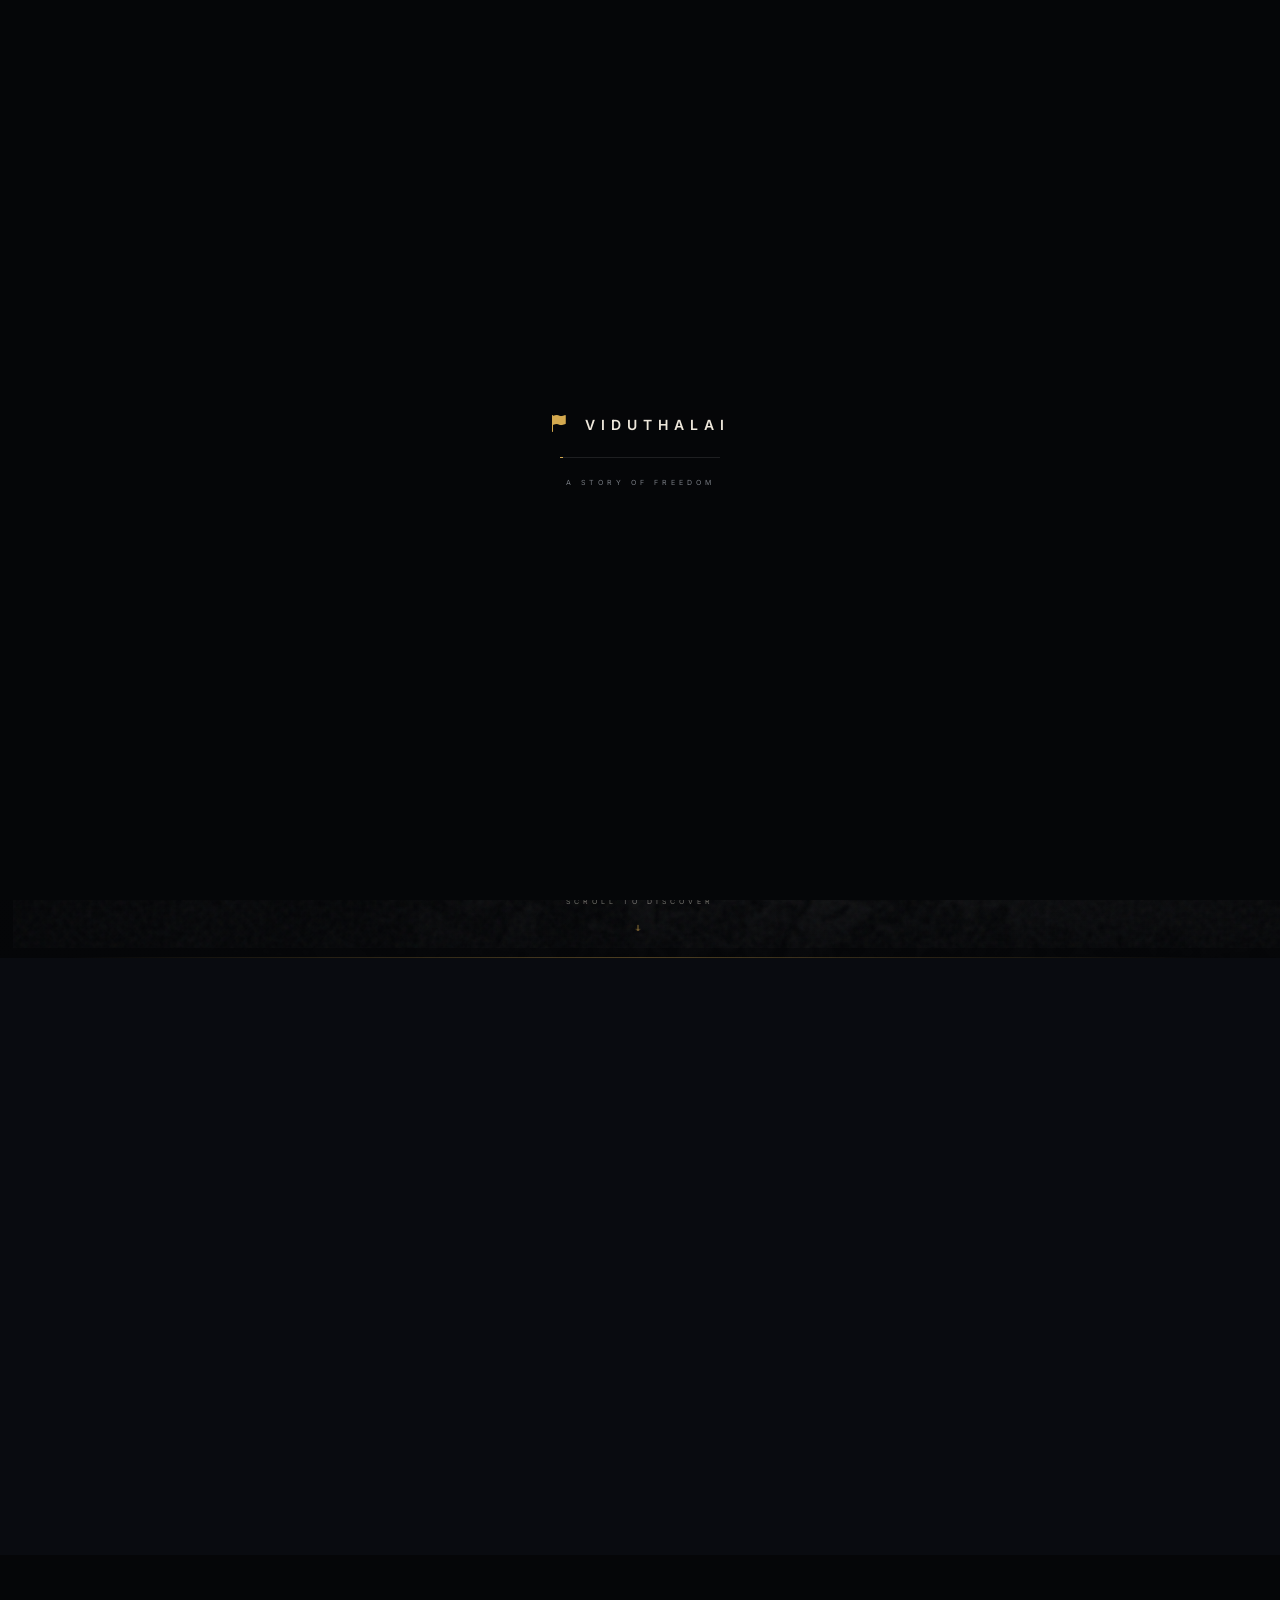
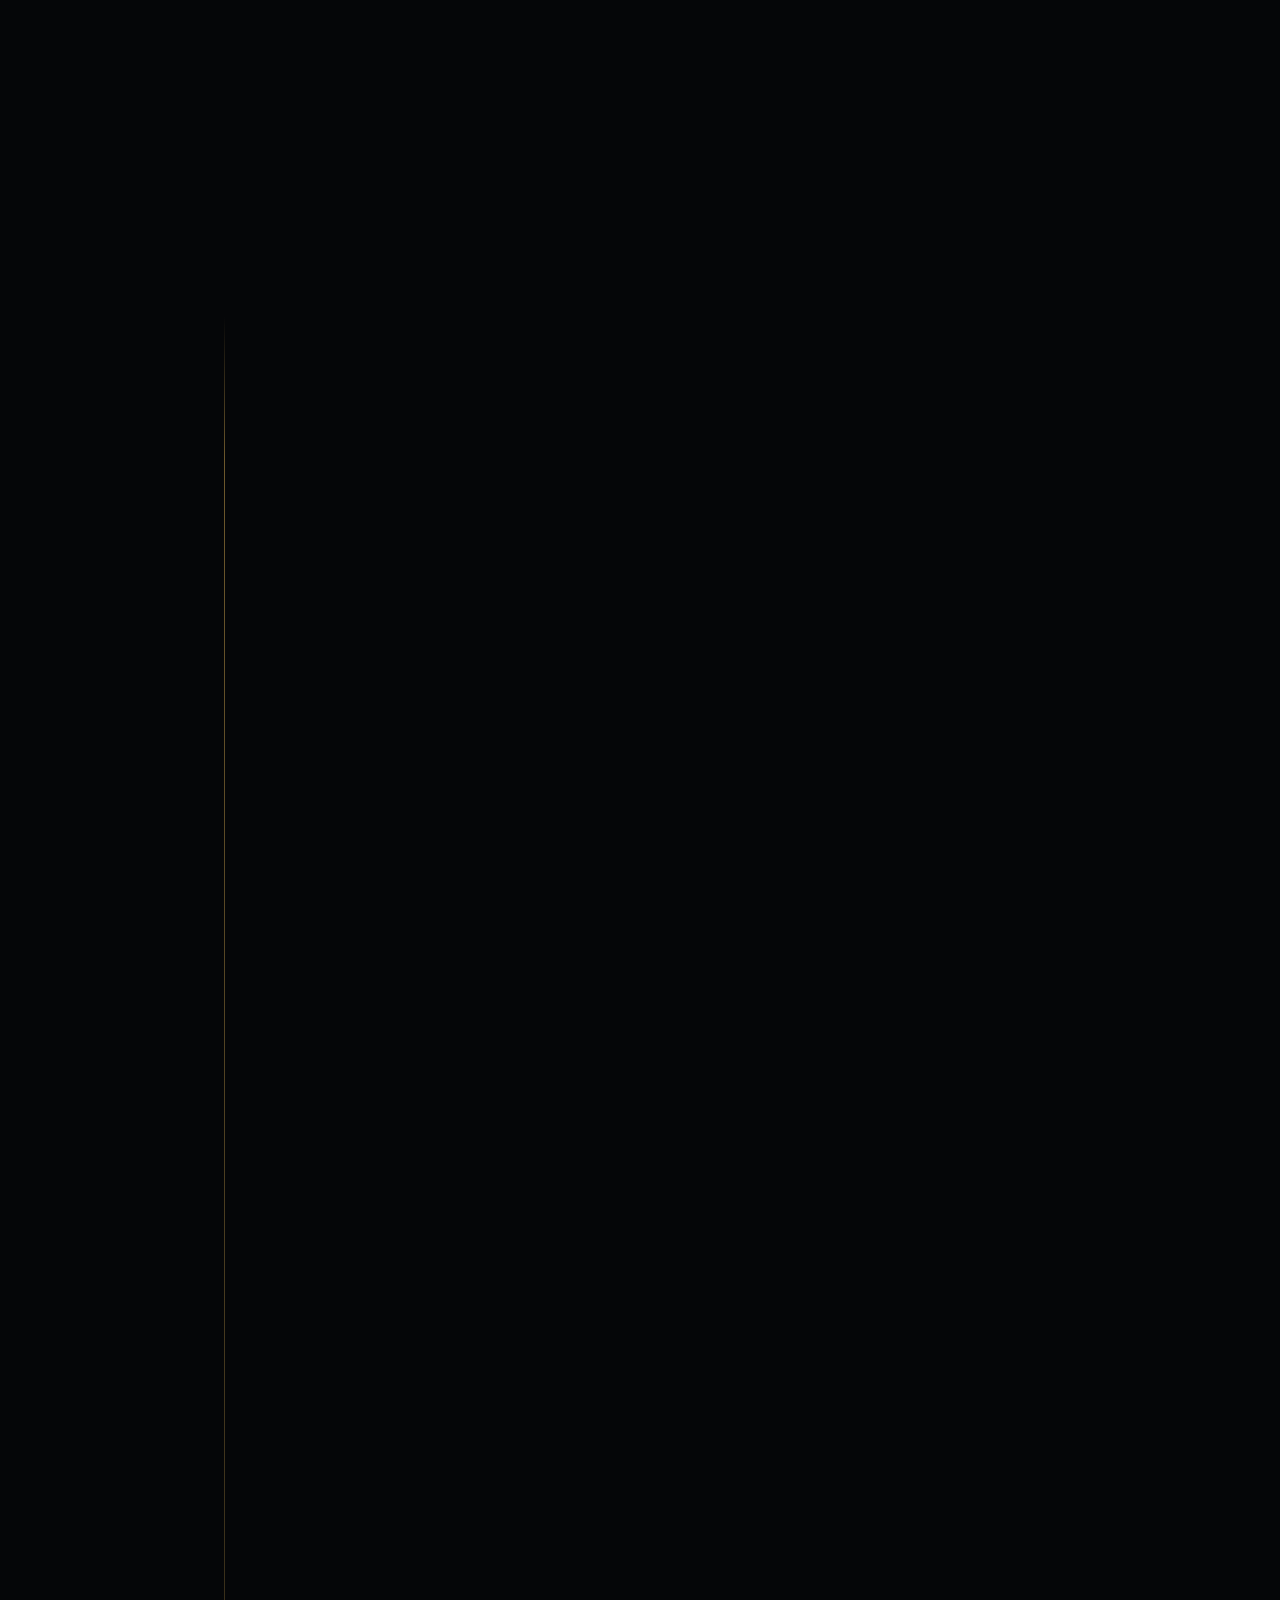
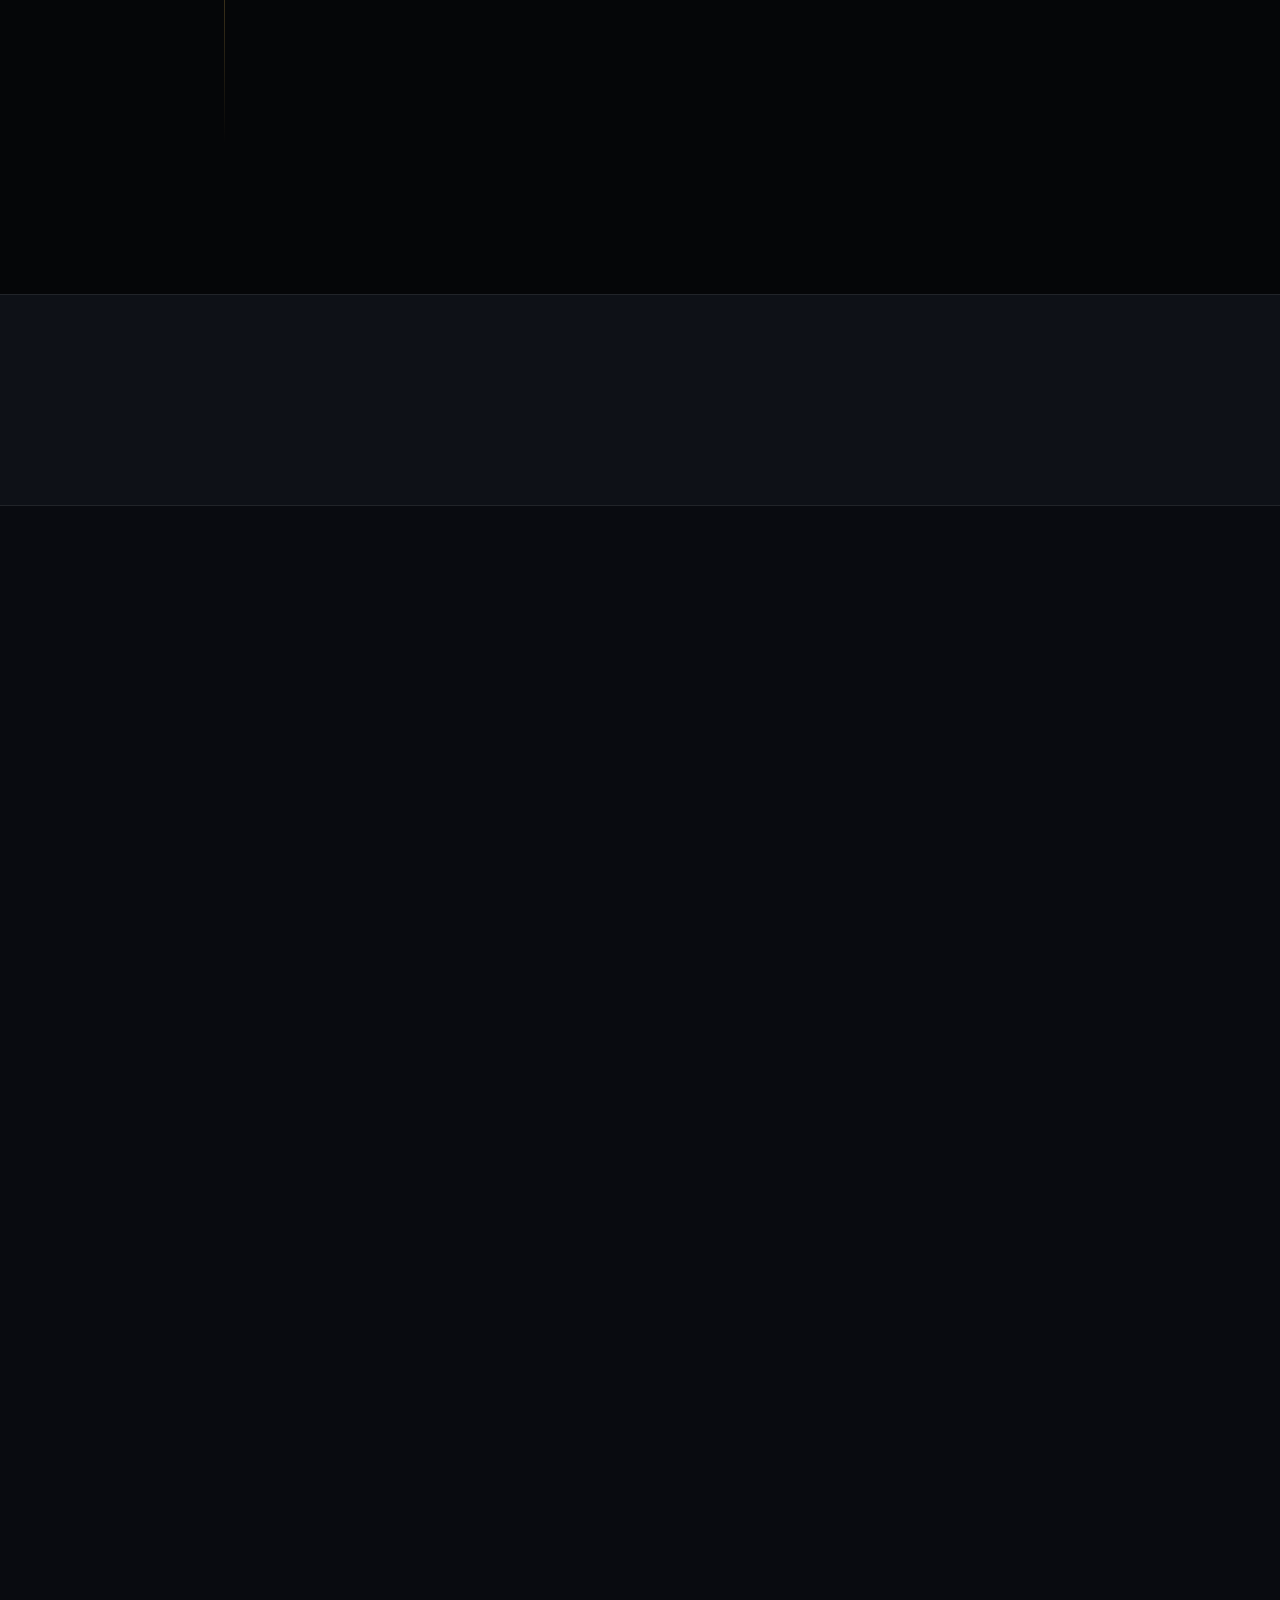
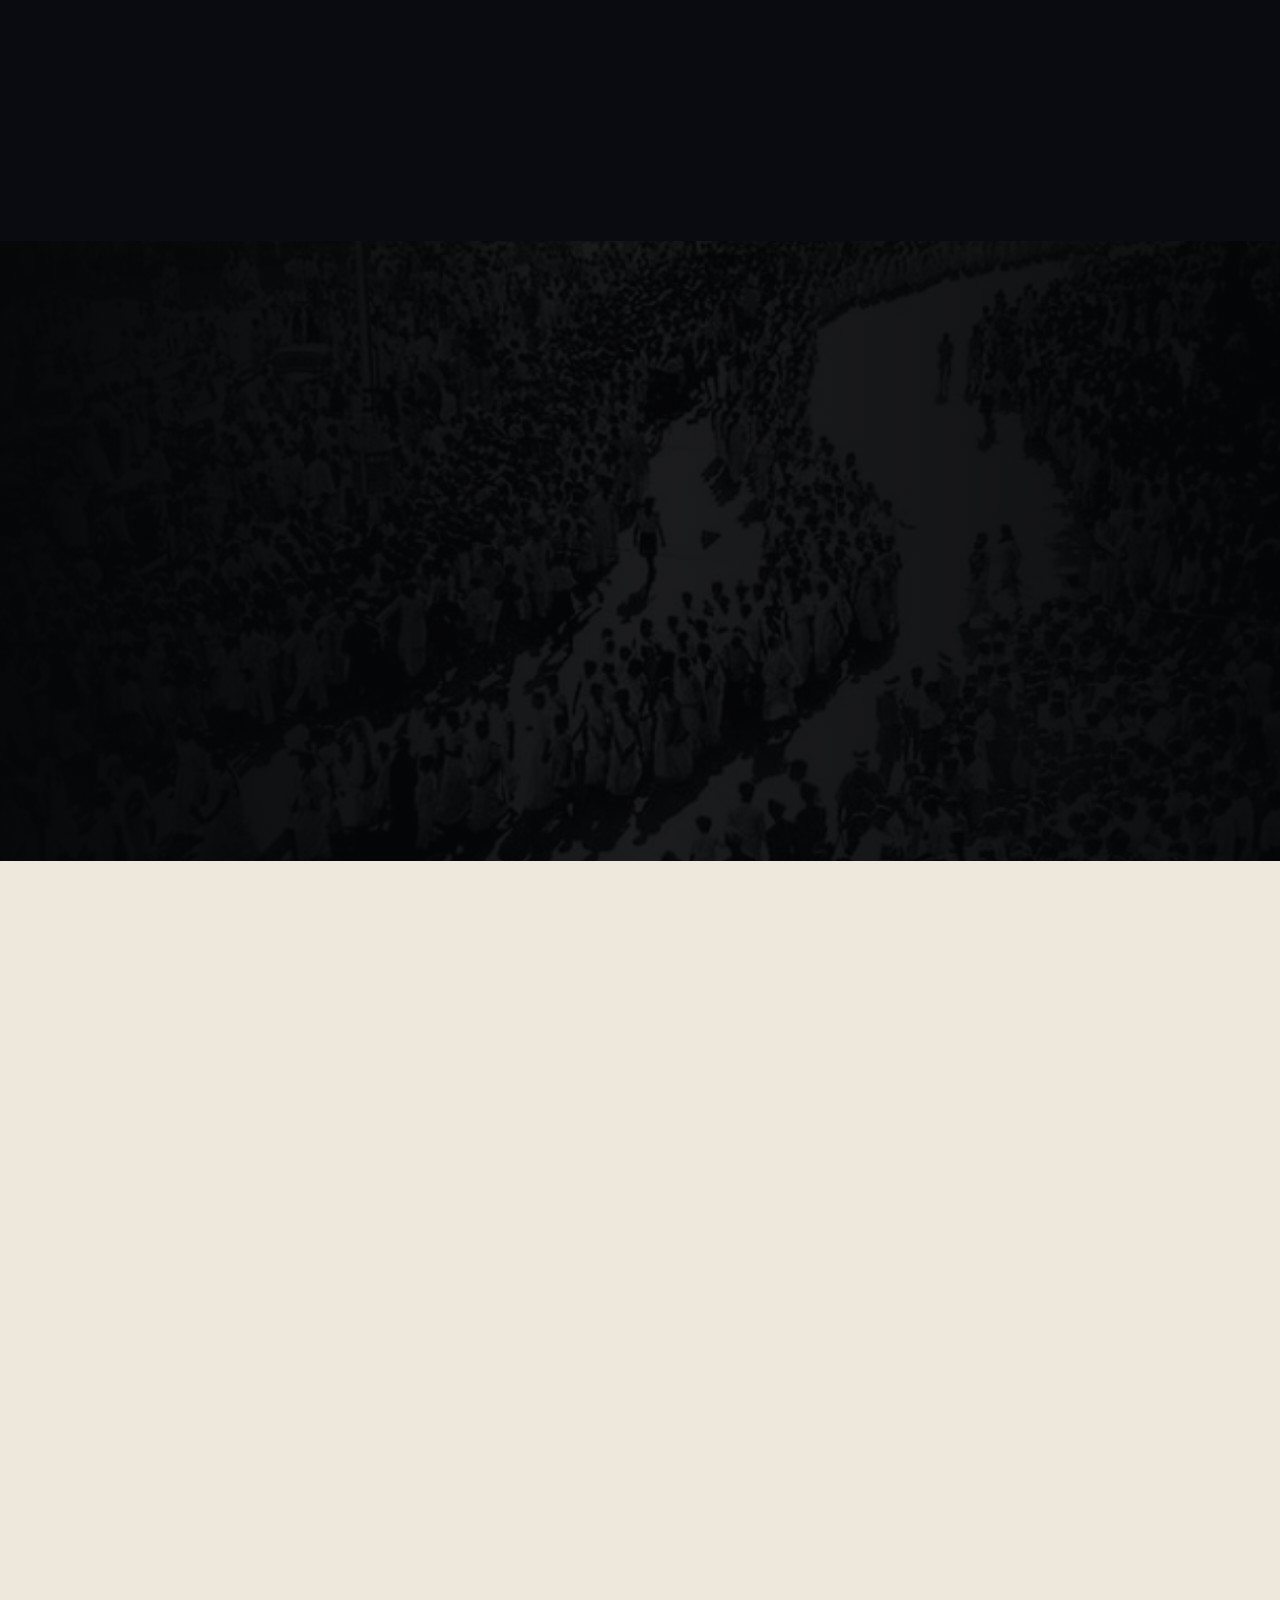
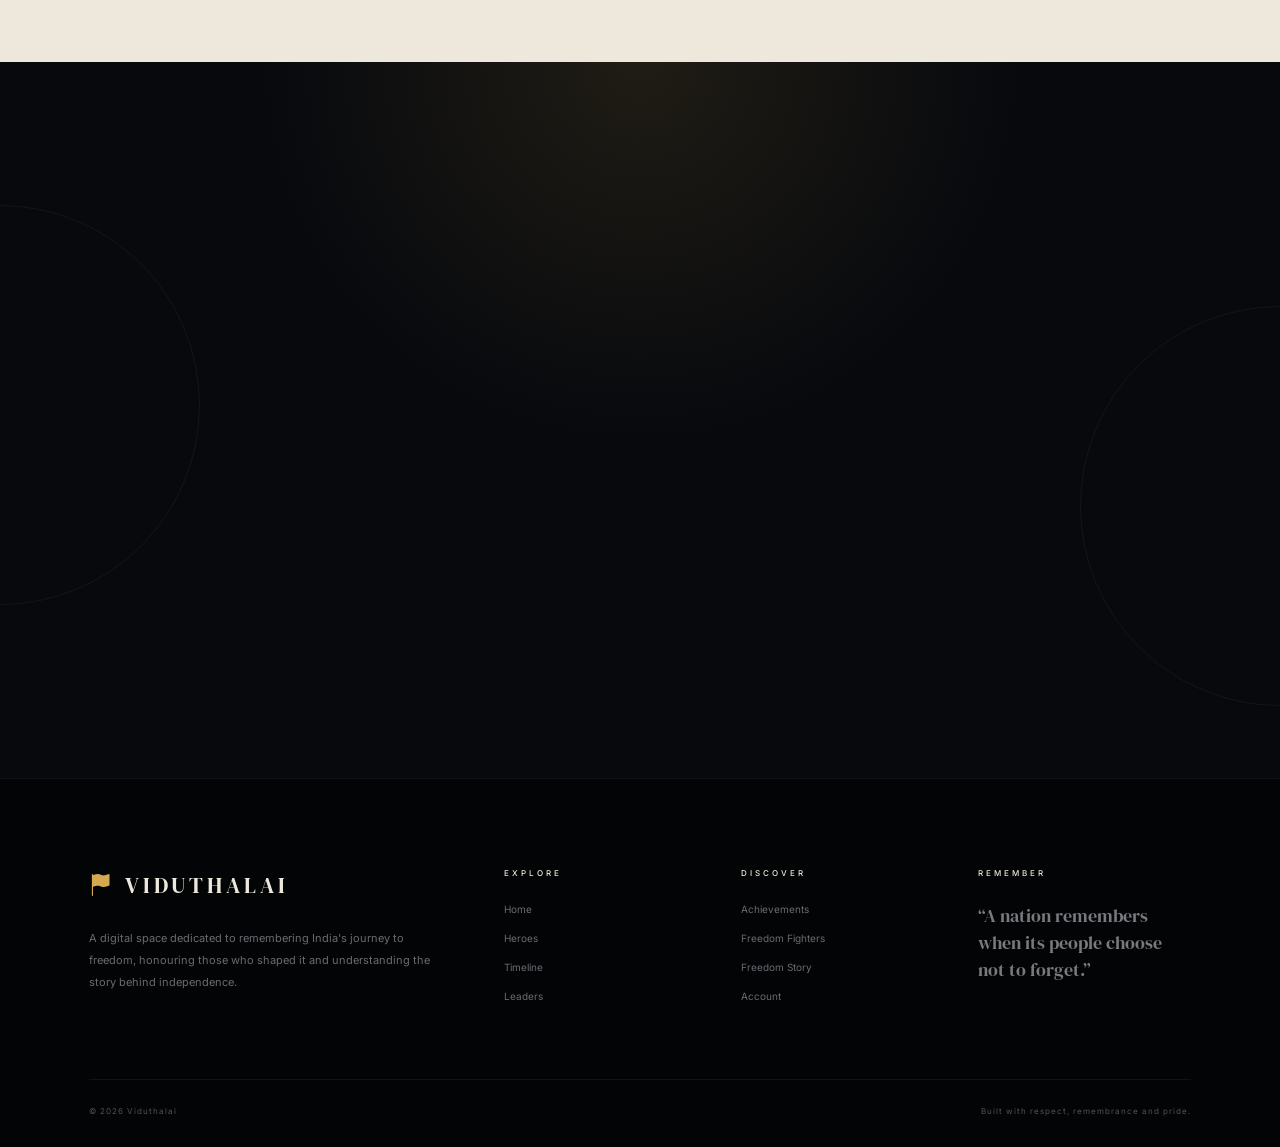
<file: index.html>
<!DOCTYPE html>
<html lang="en">
<head>
    <meta charset="UTF-8">
    <meta name="viewport" content="width=device-width, initial-scale=1.0">

    <title>Viduthalai</title>

    <meta http-equiv="refresh" content="0; url=HTML/home.html">
</head>
<body>
</body>
</html>
</file>
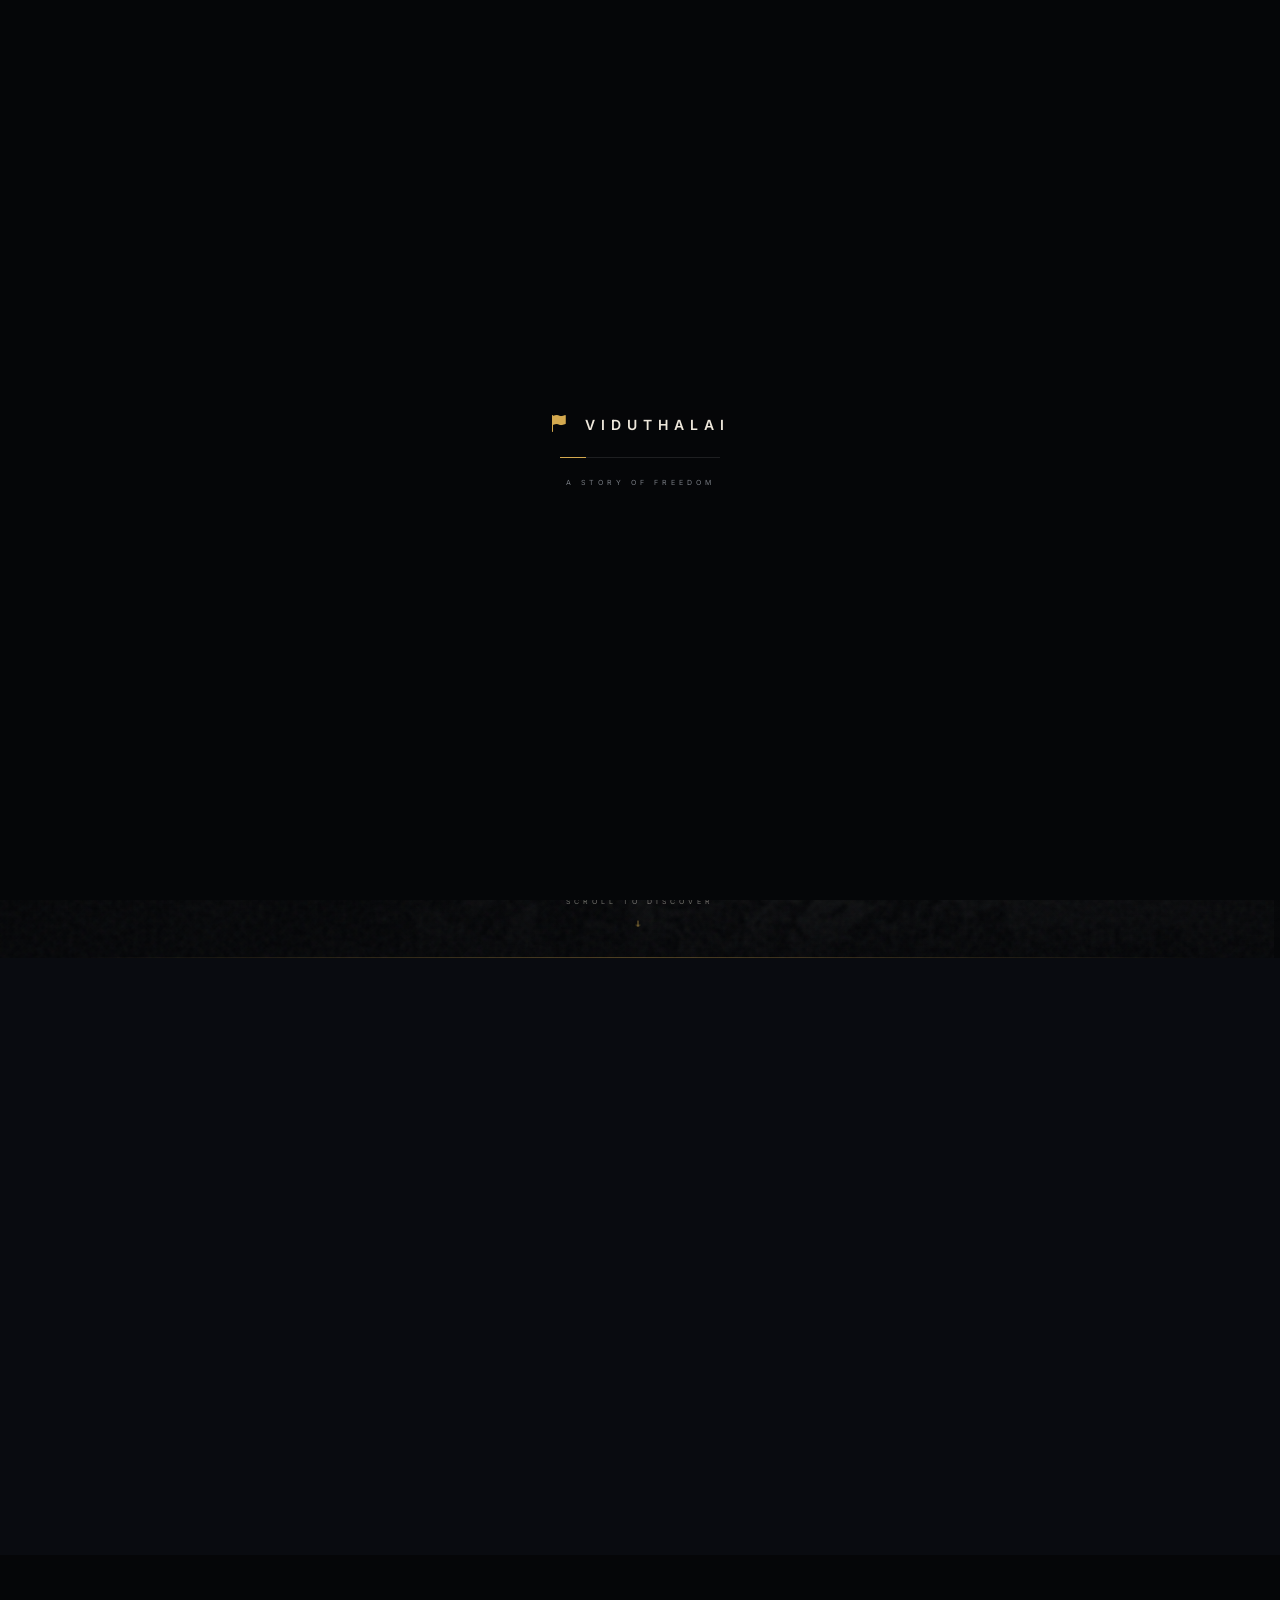
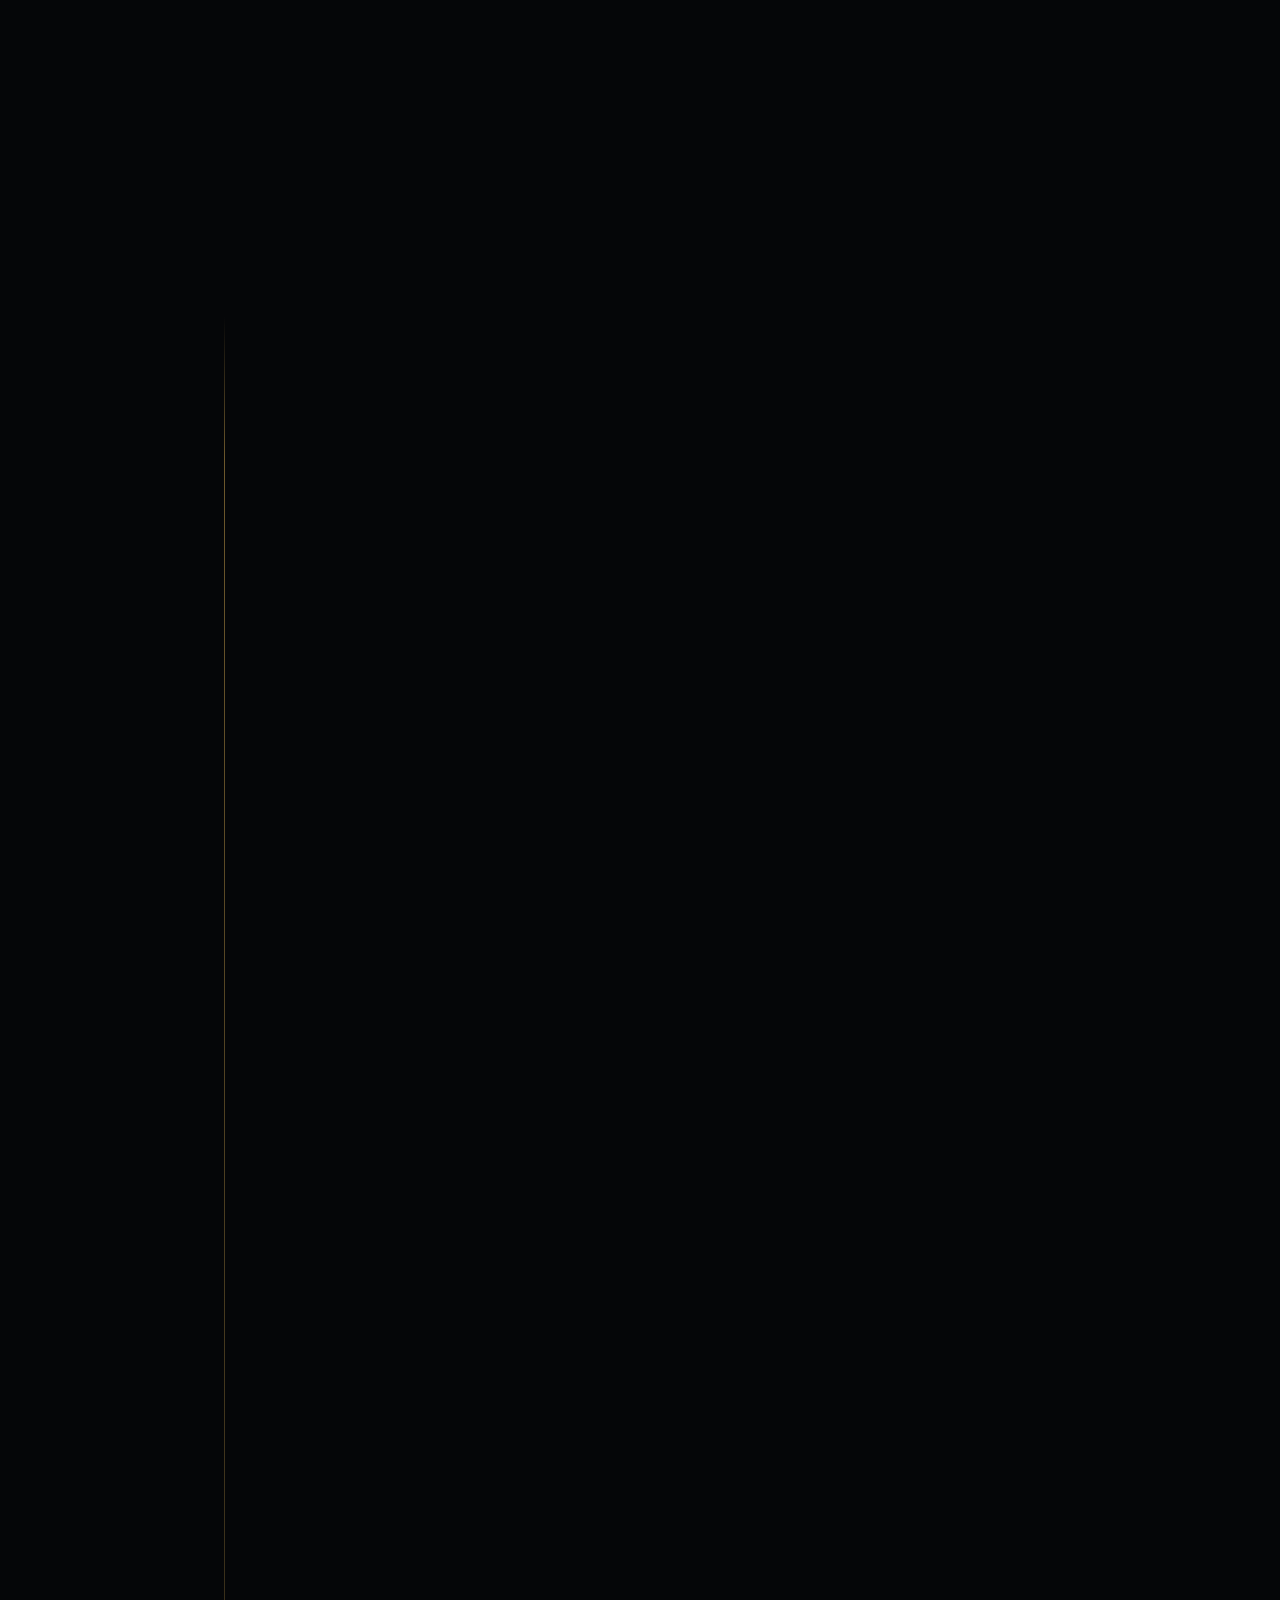
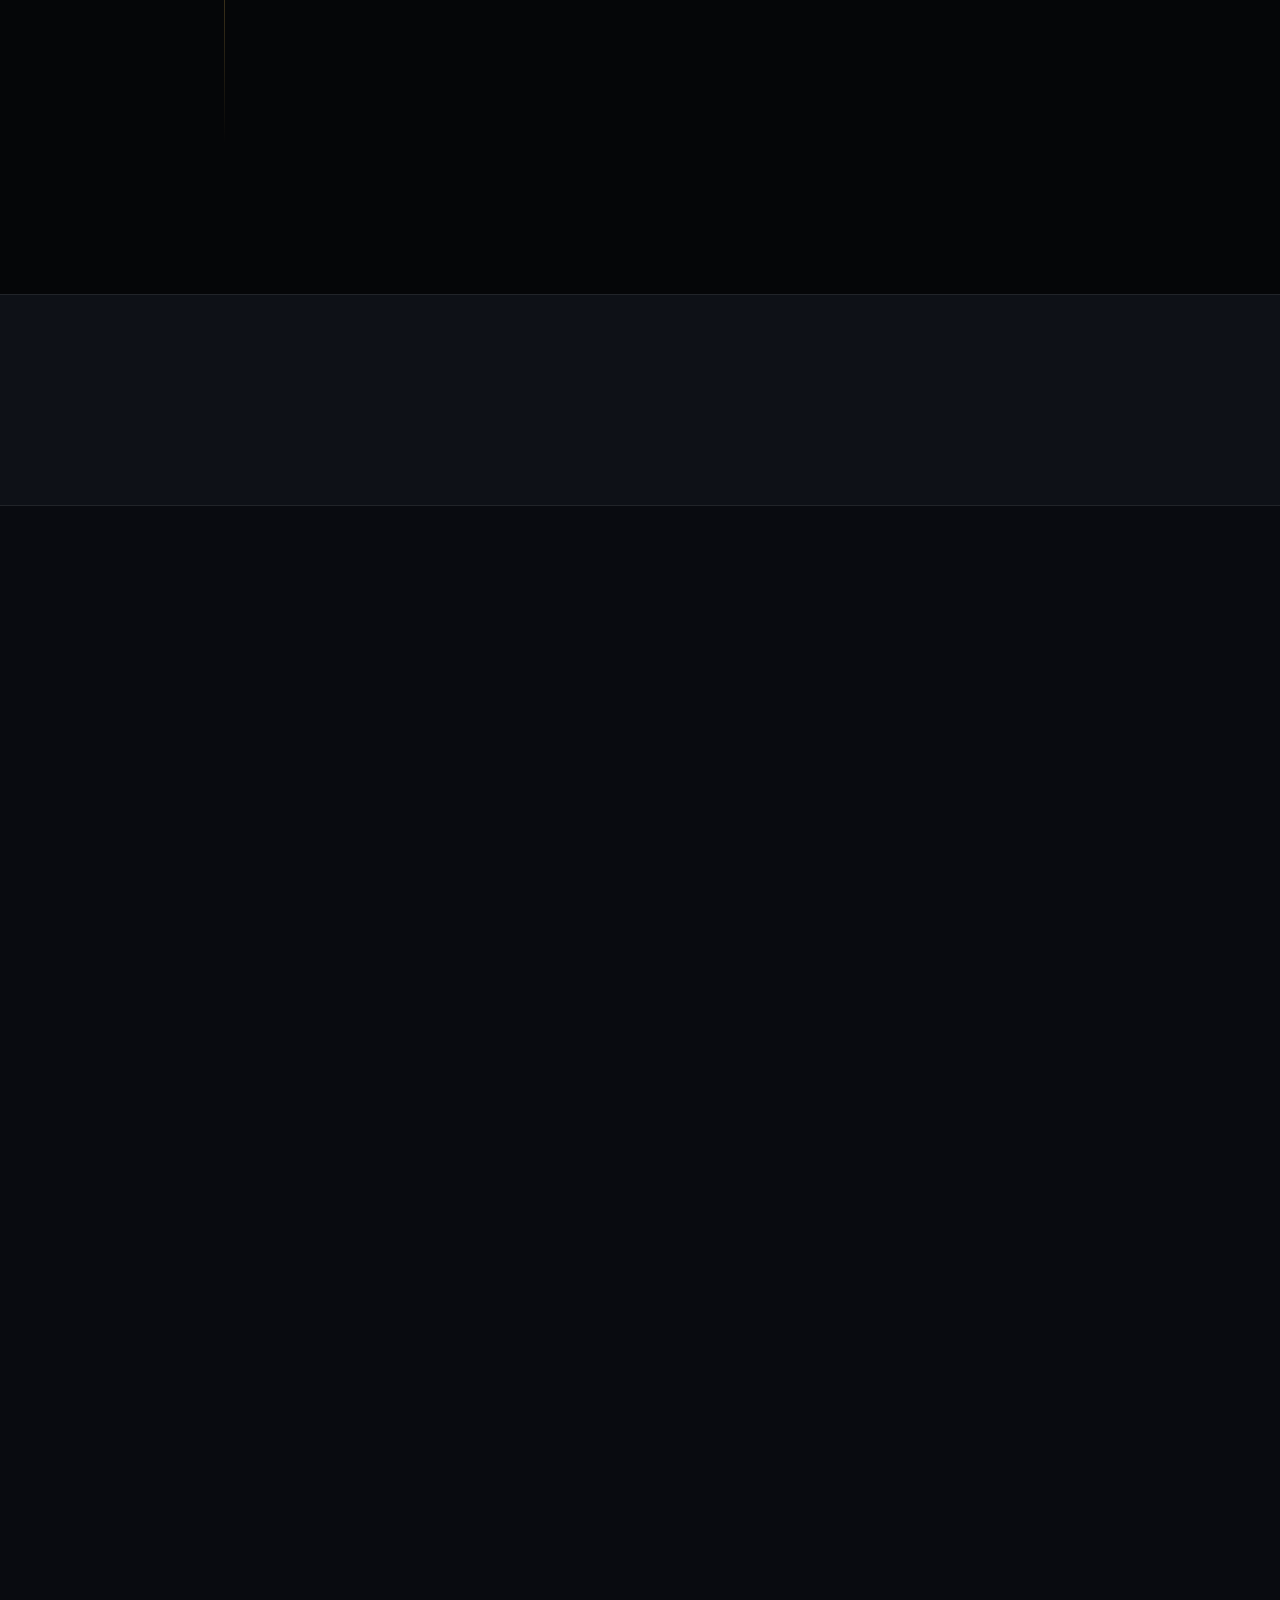
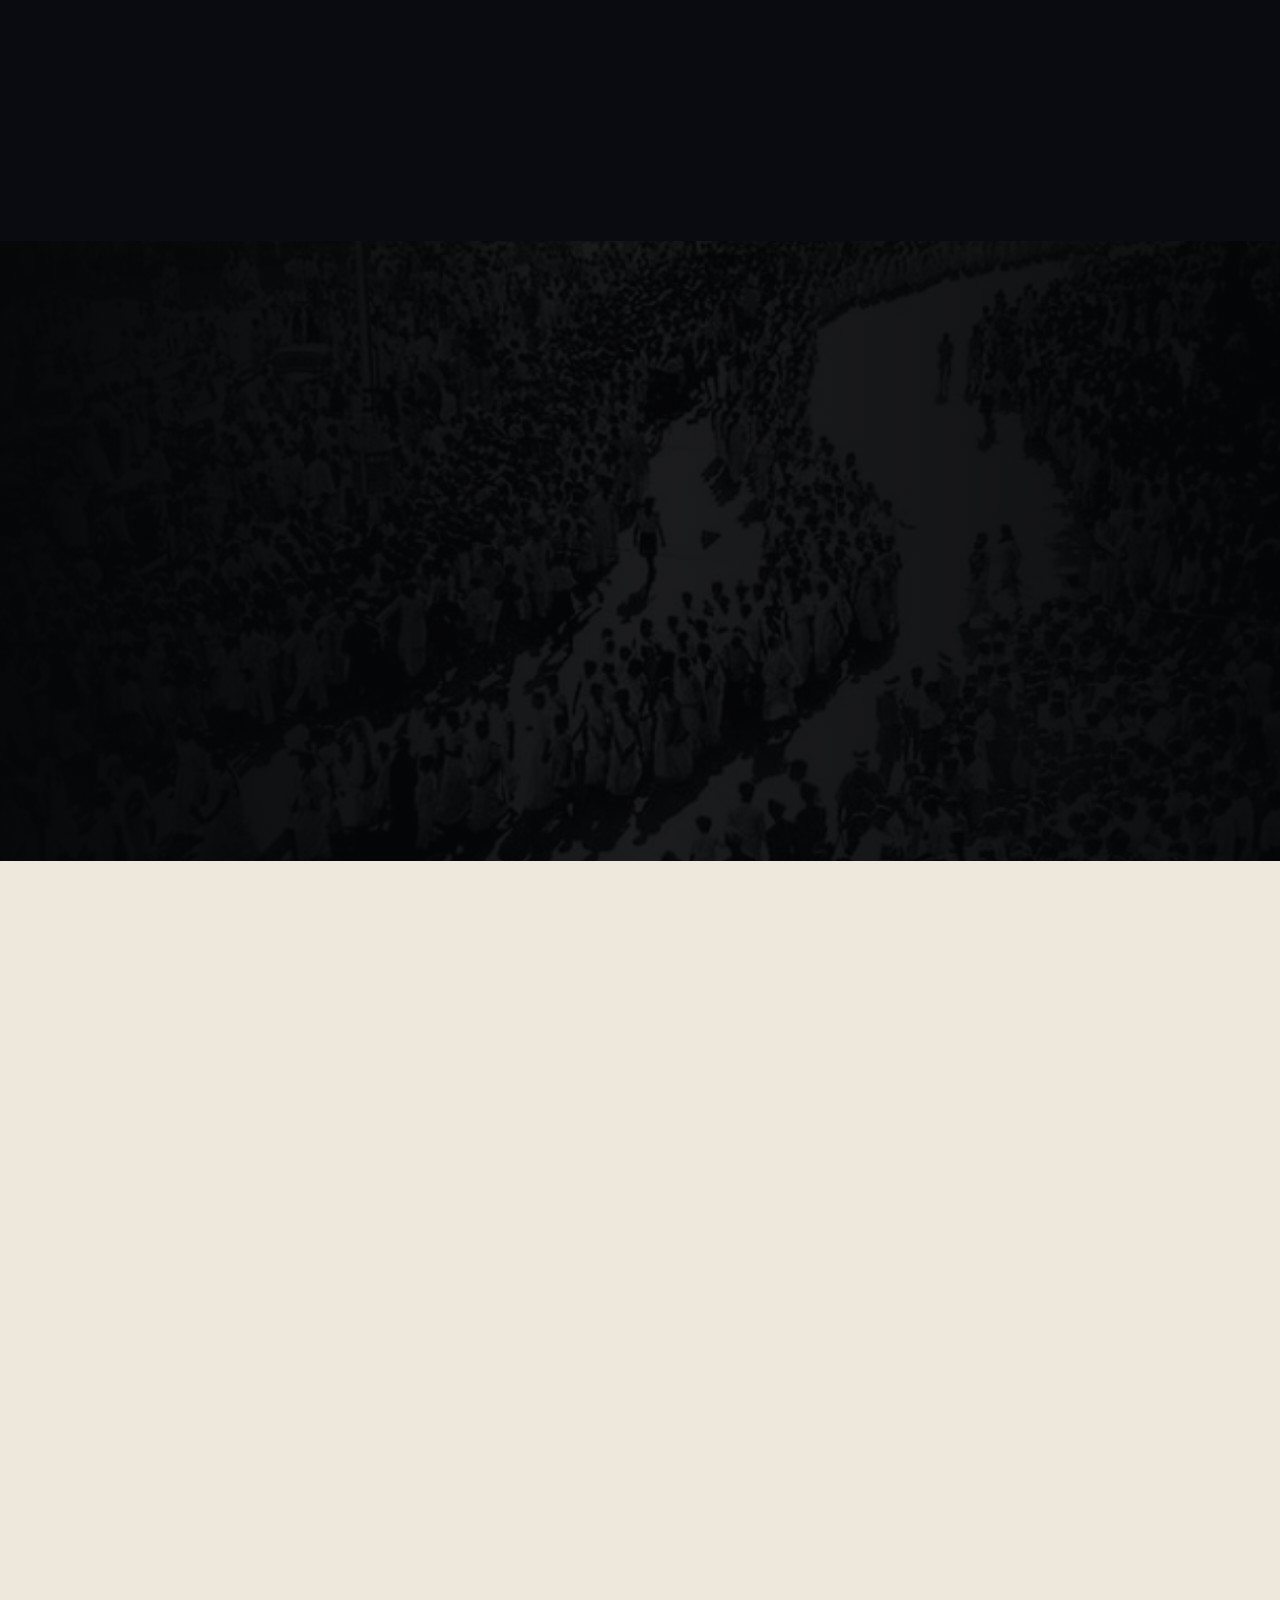
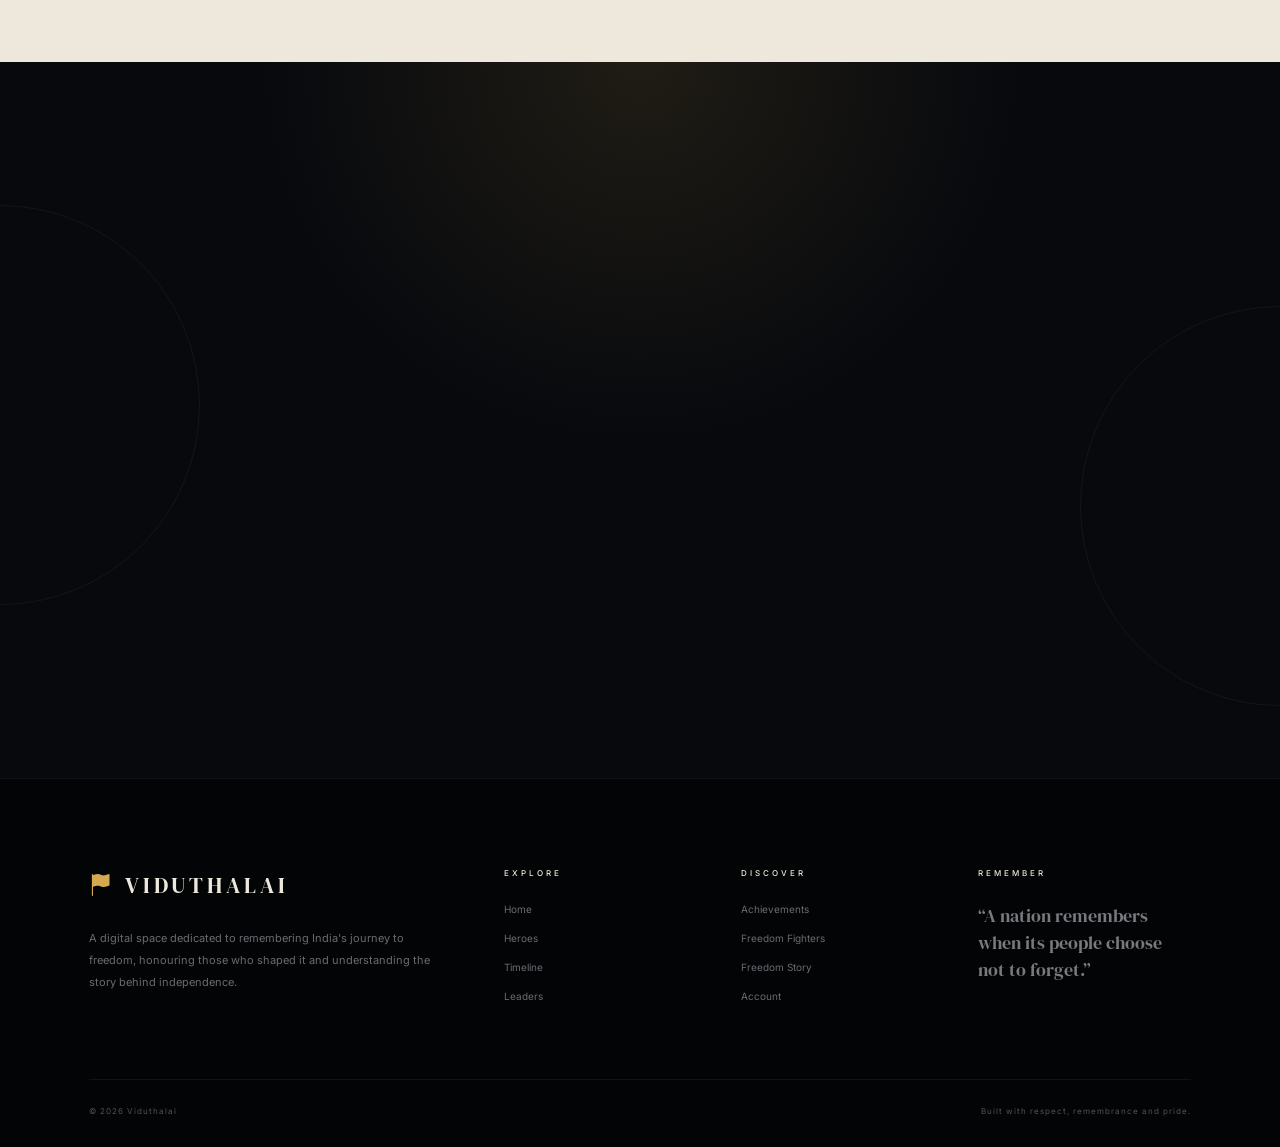
<file: HTML/index.html>
<!DOCTYPE html>
<html lang="en">
<head>
    <meta charset="UTF-8">
    <meta name="viewport" content="width=device-width, initial-scale=1.0">
    <title>Viduthalai</title>

    <meta http-equiv="refresh" content="0; url=home.html">
</head>
<body>
</body>
</html>
</file>
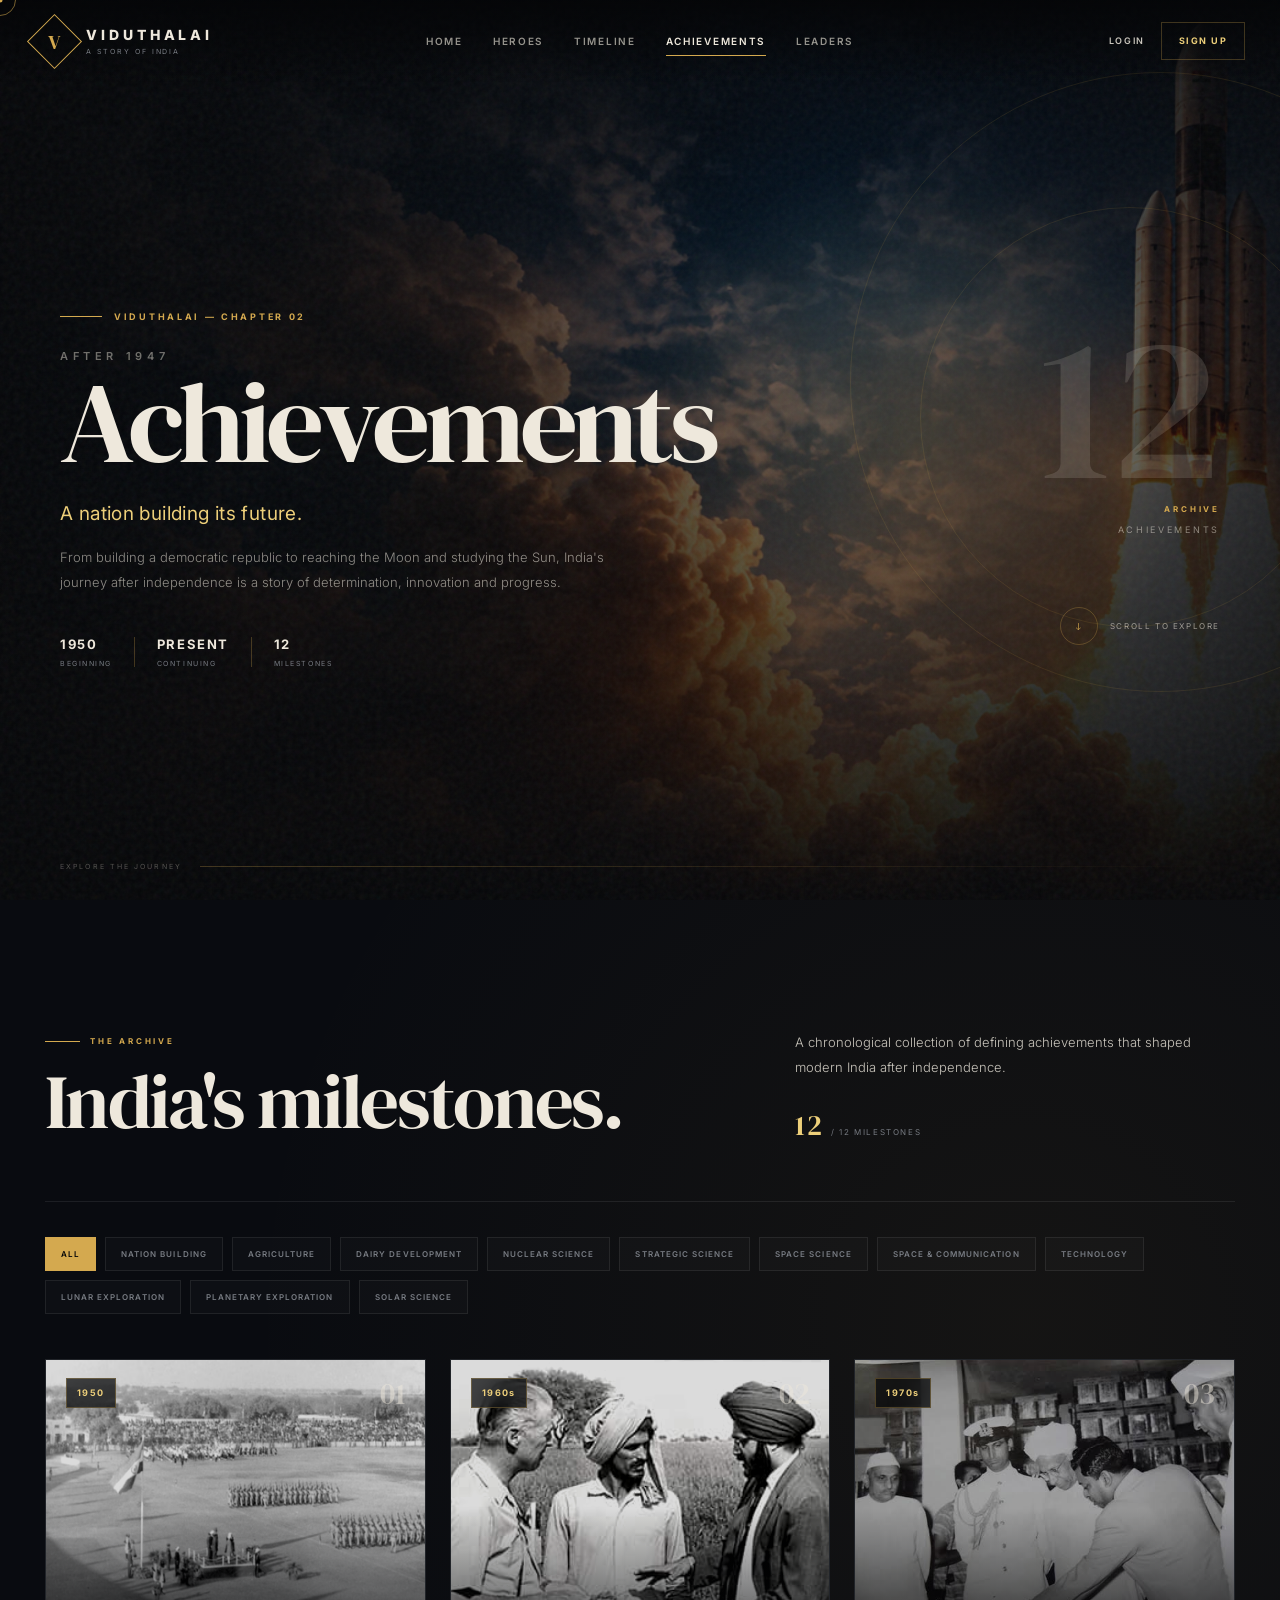
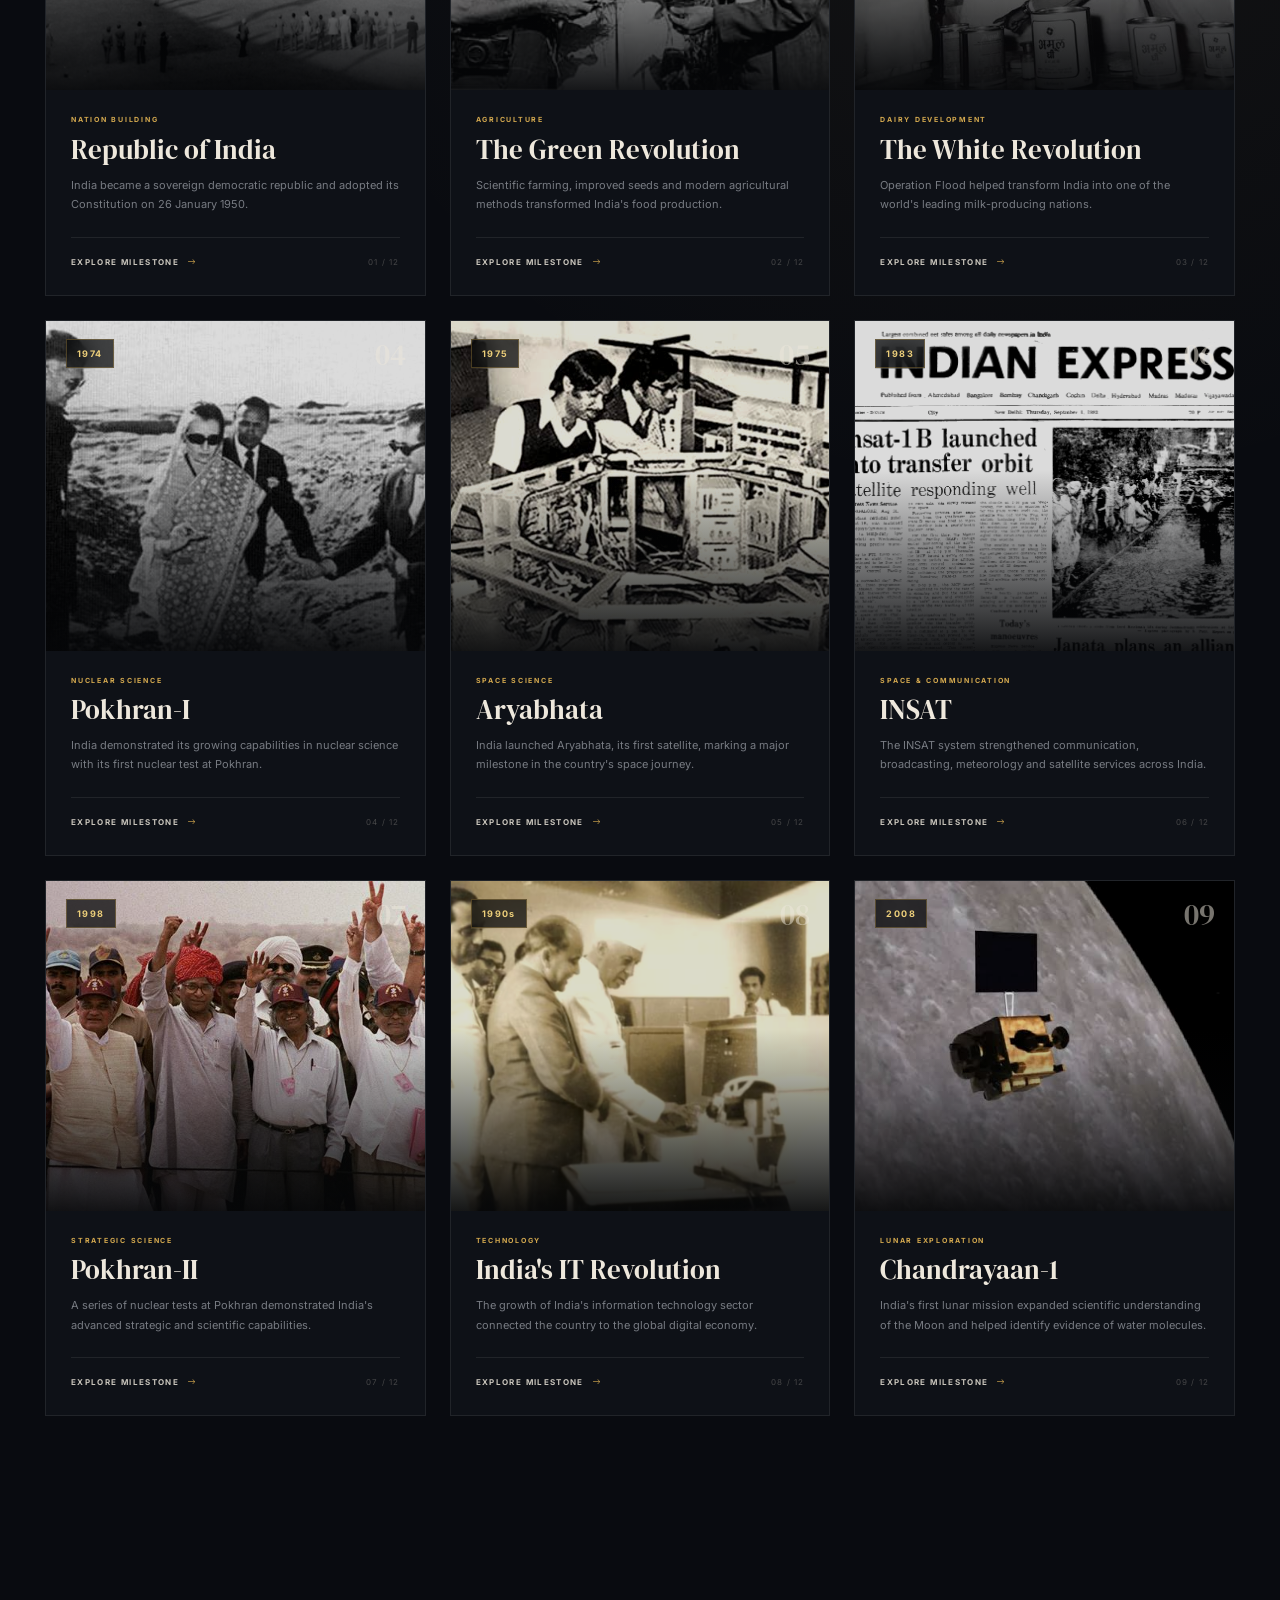
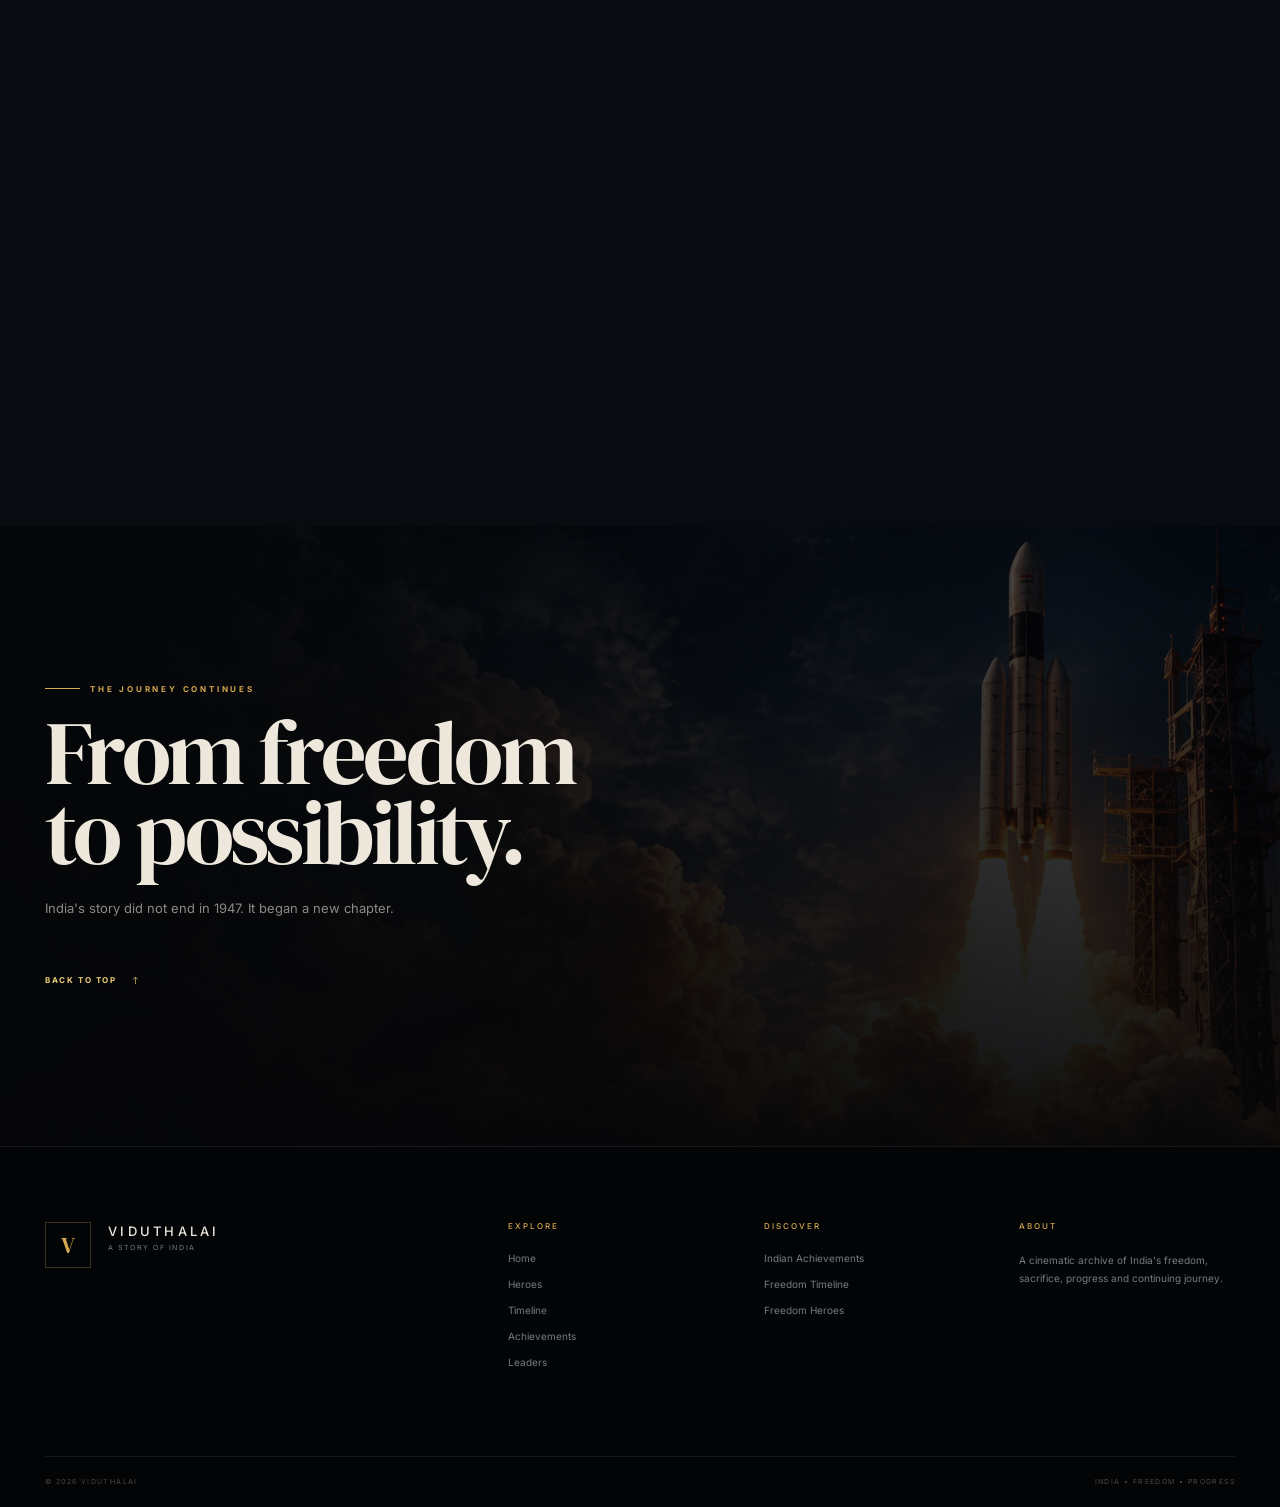
<file: HTML/achievements.html>
<!DOCTYPE html>
<html lang="en">

<head>
    <meta charset="UTF-8">

    <meta
        name="viewport"
        content="width=device-width, initial-scale=1.0"
    >

    <meta
        name="description"
        content="Viduthalai — India's achievements after independence."
    >

    <title>Achievements | Viduthalai</title>

    <!-- GOOGLE FONTS -->
    <link rel="preconnect" href="https://fonts.googleapis.com">
    <link rel="preconnect" href="https://fonts.gstatic.com" crossorigin>

    <link
        href="https://fonts.googleapis.com/css2?family=DM+Serif+Display&family=Inter:wght@300;400;500;600;700;800&display=swap"
        rel="stylesheet"
    >

    <!-- BOOTSTRAP -->
    <link
        href="https://cdn.jsdelivr.net/npm/bootstrap@5.3.3/dist/css/bootstrap.min.css"
        rel="stylesheet"
    >

    <!-- BOOTSTRAP ICONS -->
    <link
        rel="stylesheet"
        href="https://cdn.jsdelivr.net/npm/bootstrap-icons@1.11.3/font/bootstrap-icons.min.css"
    >

    <!-- ACHIEVEMENTS CSS -->
    <link
        rel="stylesheet"
        href="../CSS/achievements.css"
    >
</head>


<body>


<!-- =========================================================
     PAGE LOADER
========================================================= -->

<div
    class="page-loader"
    id="pageLoader"
>

    <div class="loader-inner">

        <div class="loader-symbol">
            <i class="bi bi-flag-fill"></i>
        </div>

        <div class="loader-brand">
            VIDUTHALAI
        </div>

        <div class="loader-line"></div>

        <div class="loader-sub">
            A STORY OF FREEDOM
        </div>

    </div>

</div>



<!-- =========================================================
     CUSTOM CURSOR
========================================================= -->

<div class="cursor-dot" id="cursorDot"></div>
<div class="cursor-ring" id="cursorRing"></div>



<!-- =========================================================
     NAVBAR
========================================================= -->

<nav
    class="viduthalai-navbar"
    id="navbar"
>

    <div class="navbar-inner">


        <!-- BRAND -->

        <a
            href="home.html"
            class="brand"
        >

            <span class="brand-symbol">
                <span>V</span>
            </span>

            <span class="brand-copy">

                <span class="brand-name">
                    VIDUTHALAI
                </span>

                <span class="brand-tagline">
                    A STORY OF INDIA
                </span>

            </span>

        </a>



        <!-- DESKTOP NAVIGATION -->

        <div class="desktop-navigation">

            <a
                href="home.html"
                class="nav-link"
            >
                HOME
            </a>

            <a
                href="heroes.html"
                class="nav-link"
            >
                HEROES
            </a>

            <a
                href="timeline.html"
                class="nav-link"
            >
                TIMELINE
            </a>

            <a
                href="achievements.html"
                class="nav-link active"
            >
                ACHIEVEMENTS
            </a>

            <a
                href="leaders.html"
                class="nav-link"
            >
                LEADERS
            </a>

        </div>



        <!-- AUTH -->

        <div class="nav-auth">


            <div
                class="auth-logged-out"
                id="authLoggedOut"
            >

                <a
                    href="auth.html"
                    class="login-link"
                >
                    LOGIN
                </a>

                <a
                    href="auth.html?mode=signup"
                    class="signup-button"
                >
                    SIGN UP
                </a>

            </div>



            <div
                class="auth-logged-in"
                id="authLoggedIn"
            >

                <span class="welcome-user">

                    <i class="bi bi-person-circle"></i>

                    <span id="navbarUsername">
                        USER
                    </span>

                </span>

                <button
                    type="button"
                    class="logout-button"
                    id="logoutButton"
                >
                    LOGOUT
                </button>

            </div>

        </div>



        <!-- MOBILE BUTTON -->

        <button
            class="mobile-menu-button"
            id="mobileMenuButton"
            type="button"
            aria-label="Open menu"
        >

            <span></span>
            <span></span>
            <span></span>

        </button>

    </div>



    <!-- MOBILE MENU -->

    <div
        class="mobile-menu"
        id="mobileMenu"
    >

        <div class="mobile-menu-inner">

            <a
                href="home.html"
                class="mobile-nav-link"
            >
                <span>01</span>
                HOME
            </a>

            <a
                href="heroes.html"
                class="mobile-nav-link"
            >
                <span>02</span>
                HEROES
            </a>

            <a
                href="timeline.html"
                class="mobile-nav-link"
            >
                <span>03</span>
                TIMELINE
            </a>

            <a
                href="achievements.html"
                class="mobile-nav-link active"
            >
                <span>04</span>
                ACHIEVEMENTS
            </a>

            <a
                href="leaders.html"
                class="mobile-nav-link"
            >
                <span>05</span>
                LEADERS
            </a>


            <div class="mobile-auth">


                <div
                    id="mobileAuthLoggedOut"
                    class="mobile-auth-logged-out"
                >

                    <a
                        href="auth.html"
                        class="mobile-login"
                    >
                        LOGIN
                    </a>

                    <a
                        href="auth.html?mode=signup"
                        class="mobile-signup"
                    >
                        SIGN UP
                    </a>

                </div>


                <div
                    id="mobileAuthLoggedIn"
                    class="mobile-auth-logged-in"
                >

                    <span>
                        <i class="bi bi-person-circle"></i>
                        <span id="mobileNavbarUsername">
                            USER
                        </span>
                    </span>

                    <button
                        type="button"
                        id="mobileLogoutButton"
                    >
                        LOGOUT
                    </button>

                </div>

            </div>

        </div>

    </div>

</nav>



<!-- =========================================================
     HERO
========================================================= -->

<main>


<section
    class="achievement-hero"
    id="top"
>

    <div
        class="achievement-hero-background"
        aria-hidden="true"
    >

        <img
            src="../images//achievements/rocket-bg.png"
            alt=""
            id="heroImage"
        >

        <div class="hero-dark-overlay"></div>
        <div class="hero-gold-glow"></div>
        <div class="hero-grain"></div>

    </div>



    <div class="hero-orbit orbit-one"></div>
    <div class="hero-orbit orbit-two"></div>



    <div class="achievement-hero-content">


        <div class="hero-left">


            <div class="hero-kicker">

                <span class="kicker-line"></span>

                VIDUTHALAI — CHAPTER 02

            </div>


            <div class="hero-era">
                AFTER 1947
            </div>


            <h1>
                Achievements
            </h1>


            <p class="hero-lead">
                A nation building its future.
            </p>


            <p class="hero-description">

                From building a democratic republic to reaching the Moon
                and studying the Sun, India's journey after independence
                is a story of determination, innovation and progress.

            </p>


            <div class="hero-meta">

                <div class="hero-meta-item">

                    <span>
                        1950
                    </span>

                    <small>
                        BEGINNING
                    </small>

                </div>


                <div class="hero-meta-divider"></div>


                <div class="hero-meta-item">

                    <span>
                        PRESENT
                    </span>

                    <small>
                        CONTINUING
                    </small>

                </div>


                <div class="hero-meta-divider"></div>


                <div class="hero-meta-item">

                    <span>
                        12
                    </span>

                    <small>
                        MILESTONES
                    </small>

                </div>

            </div>

        </div>



        <div class="hero-right">


            <div class="hero-number">
                12
            </div>

            <div class="hero-number-label">
                ARCHIVE
            </div>

            <div class="hero-number-title">
                ACHIEVEMENTS
            </div>


            <a
                href="#achievementArchive"
                class="hero-scroll"
            >

                <span class="scroll-circle">
                    <i class="bi bi-arrow-down"></i>
                </span>

                <span>
                    SCROLL TO EXPLORE
                </span>

            </a>

        </div>

    </div>



    <div class="hero-bottom-line">

        <span>
            EXPLORE THE JOURNEY
        </span>

        <span class="bottom-line"></span>

    </div>

</section>



<!-- =========================================================
     ARCHIVE
========================================================= -->

<section
    class="achievement-archive"
    id="achievementArchive"
>

    <div class="archive-container">


        <!-- ARCHIVE HEADER -->

        <div class="archive-header">


            <div class="archive-heading">

                <div class="section-eyebrow">

                    <span></span>

                    THE ARCHIVE

                </div>


                <h2>
                    India's milestones.
                </h2>

            </div>


            <div class="archive-description">

                <p>

                    A chronological collection of defining achievements
                    that shaped modern India after independence.

                </p>


                <div class="archive-count">

                    <strong id="visibleCount">
                        12
                    </strong>

                    <span>
                        / 12 MILESTONES
                    </span>

                </div>

            </div>

        </div>



        <!-- FILTERS -->

        <div class="achievement-filters">


            <button
                type="button"
                class="filter-button active"
                data-filter="all"
            >
                ALL
            </button>


            <button
                type="button"
                class="filter-button"
                data-filter="nation-building"
            >
                NATION BUILDING
            </button>


            <button
                type="button"
                class="filter-button"
                data-filter="agriculture"
            >
                AGRICULTURE
            </button>


            <button
                type="button"
                class="filter-button"
                data-filter="dairy-development"
            >
                DAIRY DEVELOPMENT
            </button>


            <button
                type="button"
                class="filter-button"
                data-filter="nuclear-science"
            >
                NUCLEAR SCIENCE
            </button>


            <button
                type="button"
                class="filter-button"
                data-filter="strategic-science"
            >
                STRATEGIC SCIENCE
            </button>


            <button
                type="button"
                class="filter-button"
                data-filter="space-science"
            >
                SPACE SCIENCE
            </button>


            <button
                type="button"
                class="filter-button"
                data-filter="space-communication"
            >
                SPACE &amp; COMMUNICATION
            </button>


            <button
                type="button"
                class="filter-button"
                data-filter="technology"
            >
                TECHNOLOGY
            </button>


            <button
                type="button"
                class="filter-button"
                data-filter="lunar-exploration"
            >
                LUNAR EXPLORATION
            </button>


            <button
                type="button"
                class="filter-button"
                data-filter="planetary-exploration"
            >
                PLANETARY EXPLORATION
            </button>


            <button
                type="button"
                class="filter-button"
                data-filter="solar-science"
            >
                SOLAR SCIENCE
            </button>

        </div>



        <!-- CARDS -->

        <div
            class="achievement-grid"
            id="achievementGrid"
        ></div>



        <!-- EMPTY -->

        <div
            class="empty-state"
            id="emptyState"
            hidden
        >

            <div class="empty-icon">
                <i class="bi bi-search"></i>
            </div>

            <h3>
                No milestones found.
            </h3>

            <p>
                Try selecting another category.
            </p>

        </div>

    </div>

</section>



<!-- =========================================================
     CLOSING BANNER
========================================================= -->

<section class="closing-banner">

    <div class="closing-background">

        <img
            src="../images//achievements/rocket-bg.png"
            alt=""
        >

        <div class="closing-overlay"></div>

    </div>


    <div class="closing-content">

        <div class="section-eyebrow">
            <span></span>
            THE JOURNEY CONTINUES
        </div>

        <h2>
            From freedom<br>
            to possibility.
        </h2>

        <p>
            India's story did not end in 1947.
            It began a new chapter.
        </p>

        <a
            href="#top"
            class="back-top"
        >
            BACK TO TOP
            <i class="bi bi-arrow-up"></i>
        </a>

    </div>

</section>


</main>



<!-- =========================================================
     FOOTER
========================================================= -->

<footer class="site-footer">

    <div class="footer-inner">


        <div class="footer-brand">

            <div class="footer-logo">
                V
            </div>

            <div>

                <h3>
                    VIDUTHALAI
                </h3>

                <p>
                    A STORY OF INDIA
                </p>

            </div>

        </div>



        <div class="footer-columns">


            <div class="footer-column">

                <h4>
                    EXPLORE
                </h4>

                <a href="home.html">
                    Home
                </a>

                <a href="heros.html">
                    Heroes
                </a>

                <a href="timeline.html">
                    Timeline
                </a>

                <a href="achievement.html">
                    Achievements
                </a>

                <a href="leaders.html">
                    Leaders
                </a>

            </div>


            <div class="footer-column">

                <h4>
                    DISCOVER
                </h4>

                <a href="indian_achievements.html">
                    Indian Achievements
                </a>

                <a href="timeline.html">
                    Freedom Timeline
                </a>

                <a href="heros.html">
                    Freedom Heroes
                </a>

            </div>


            <div class="footer-column">

                <h4>
                    ABOUT
                </h4>

                <p>
                    A cinematic archive of India's
                    freedom, sacrifice, progress
                    and continuing journey.
                </p>

            </div>

        </div>

    </div>



    <div class="footer-bottom">

        <span>
            © <span id="footerYear"></span> VIDUTHALAI
        </span>

        <span>
            INDIA • FREEDOM • PROGRESS
        </span>

    </div>

</footer>



<!-- =========================================================
     JAVASCRIPT
========================================================= -->

<script src="../JAVASCRIPT/achievements.js"></script>

</body>

</html>
</file>
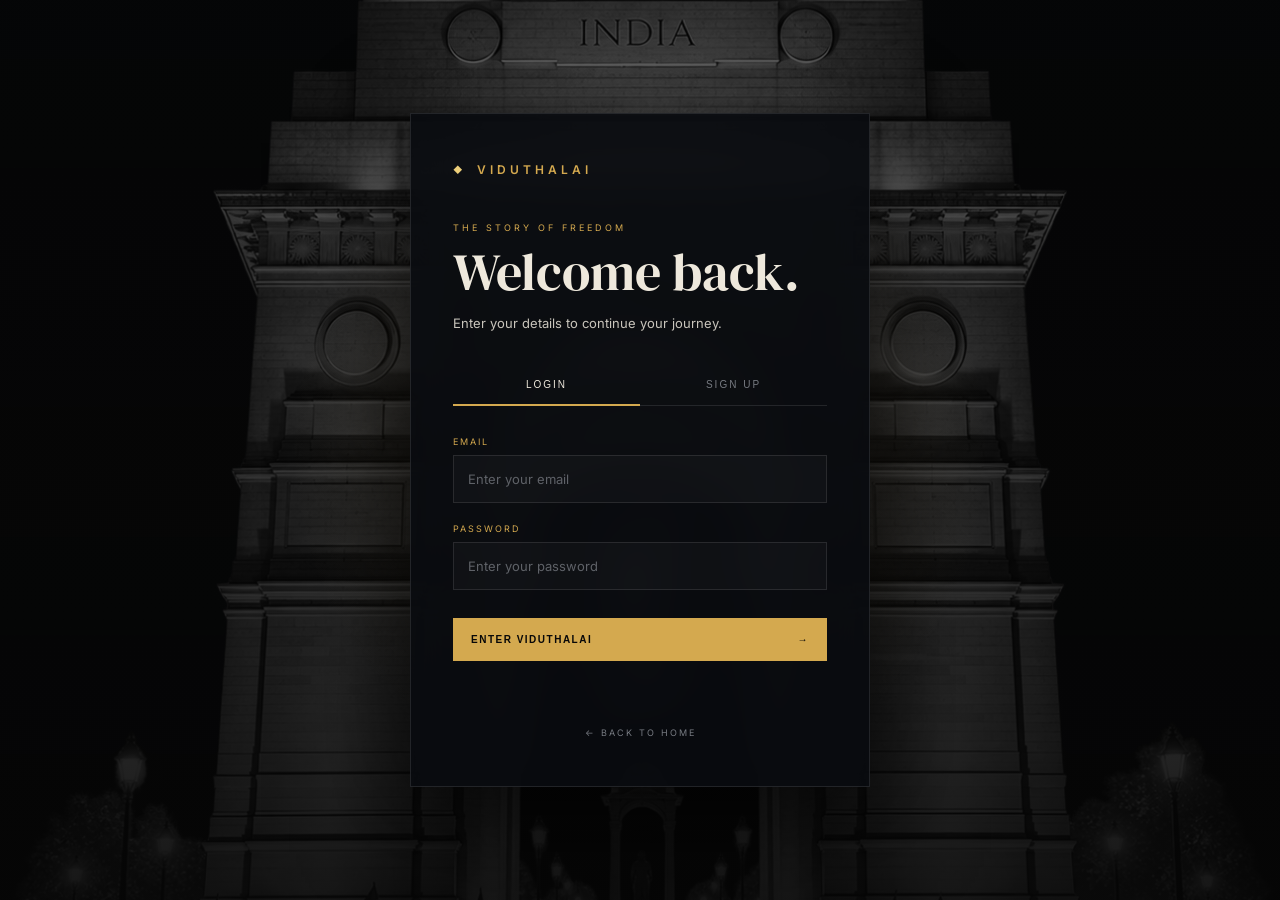
<file: HTML/auth.html>
<!DOCTYPE html>
<html lang="en">

<head>

    <meta charset="UTF-8">

    <meta
        name="viewport"
        content="width=device-width, initial-scale=1.0"
    >

    <title>Access | Viduthalai</title>

    <link rel="preconnect" href="https://fonts.googleapis.com">
    <link rel="preconnect" href="https://fonts.gstatic.com" crossorigin>

    <link
        href="https://fonts.googleapis.com/css2?family=DM+Serif+Display&family=Inter:wght@400;500;600&display=swap"
        rel="stylesheet"
    >

    <link
        rel="stylesheet"
        href="../CSS/auth.css"
    >

</head>


<body>

    <main class="auth-page">

        <!-- BACKGROUND -->

        <div class="auth-background"></div>

        <div class="auth-overlay"></div>


        <!-- AUTH CARD -->

        <section class="auth-card">

            <!-- LOGO -->

            <div class="auth-logo">
                <span class="logo-mark">◆</span>
                <span>VIDUTHALAI</span>
            </div>


            <!-- TITLE -->

            <div class="auth-heading">

                <span class="eyebrow">
                    THE STORY OF FREEDOM
                </span>

                <h1 id="authTitle">
                    Welcome back.
                </h1>

                <p id="authSubtitle">
                    Enter your details to continue your journey.
                </p>

            </div>


            <!-- SWITCH -->

            <div class="auth-switch">

                <button
                    type="button"
                    class="switch-btn active"
                    id="loginTab"
                >
                    LOGIN
                </button>

                <button
                    type="button"
                    class="switch-btn"
                    id="signupTab"
                >
                    SIGN UP
                </button>

            </div>


            <!-- LOGIN FORM -->

            <form
                id="loginForm"
                class="auth-form"
            >

                <div class="field">

                    <label for="loginEmail">
                        EMAIL
                    </label>

                    <input
                        type="email"
                        id="loginEmail"
                        placeholder="Enter your email"
                        required
                    >

                </div>


                <div class="field">

                    <label for="loginPassword">
                        PASSWORD
                    </label>

                    <input
                        type="password"
                        id="loginPassword"
                        placeholder="Enter your password"
                        required
                    >

                </div>


                <button
                    type="submit"
                    class="auth-submit"
                >
                    <span>ENTER VIDUTHALAI</span>
                    <span>→</span>
                </button>

            </form>


            <!-- SIGNUP FORM -->

            <form
                id="signupForm"
                class="auth-form hidden"
            >

                <div class="field">

                    <label for="signupName">
                        FULL NAME
                    </label>

                    <input
                        type="text"
                        id="signupName"
                        placeholder="Enter your name"
                        required
                    >

                </div>


                <div class="field">

                    <label for="signupEmail">
                        EMAIL
                    </label>

                    <input
                        type="email"
                        id="signupEmail"
                        placeholder="Enter your email"
                        required
                    >

                </div>


                <div class="field">

                    <label for="signupPassword">
                        PASSWORD
                    </label>

                    <input
                        type="password"
                        id="signupPassword"
                        placeholder="Create a password"
                        minlength="6"
                        required
                    >

                </div>


                <div class="field">

                    <label for="signupConfirm">
                        CONFIRM PASSWORD
                    </label>

                    <input
                        type="password"
                        id="signupConfirm"
                        placeholder="Confirm your password"
                        minlength="6"
                        required
                    >

                </div>


                <button
                    type="submit"
                    class="auth-submit"
                >
                    <span>CREATE ACCOUNT</span>
                    <span>→</span>
                </button>

            </form>


            <!-- MESSAGE -->

            <div
                id="authMessage"
                class="auth-message"
            ></div>


            <!-- HOME -->

            <a
                href="home.html"
                class="back-home"
            >
                ← BACK TO HOME
            </a>

        </section>

    </main>


    <script src="../JAVASCRIPT/auth.js"></script>

</body>

</html>
</file>
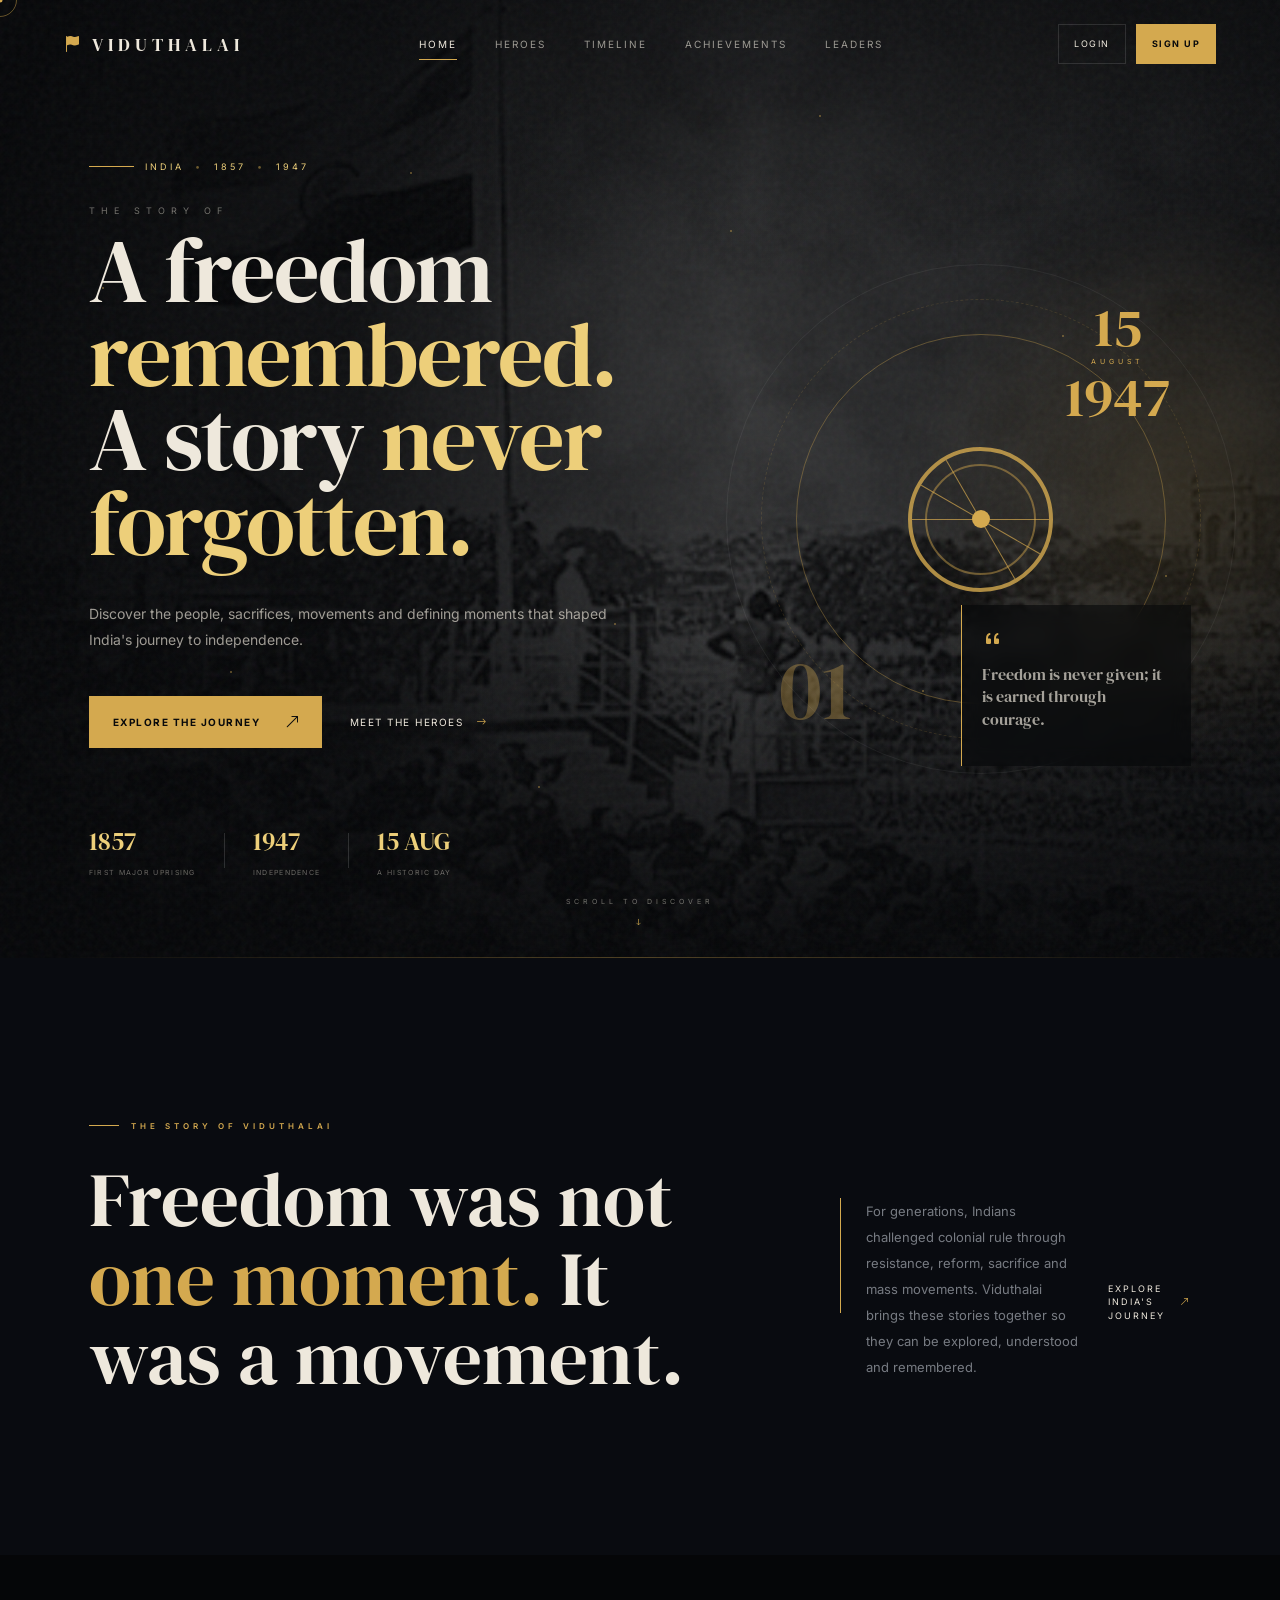
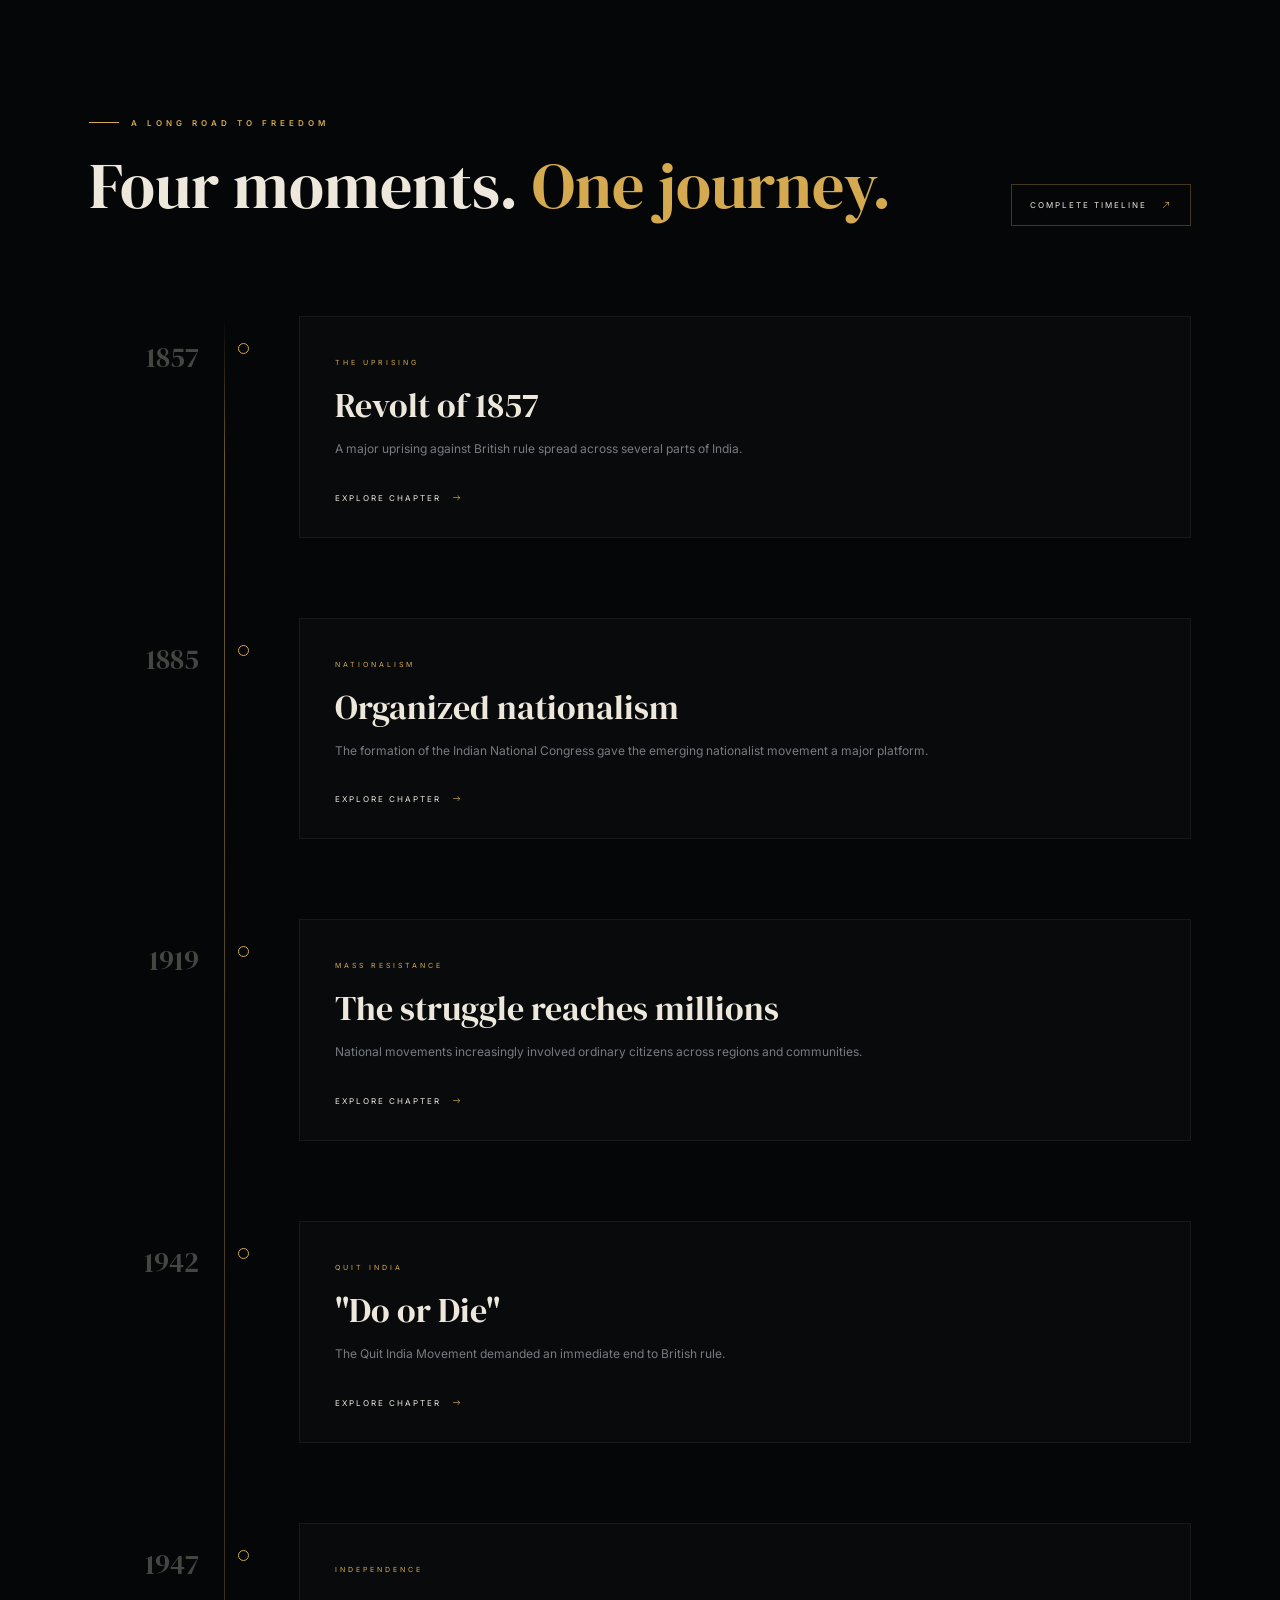
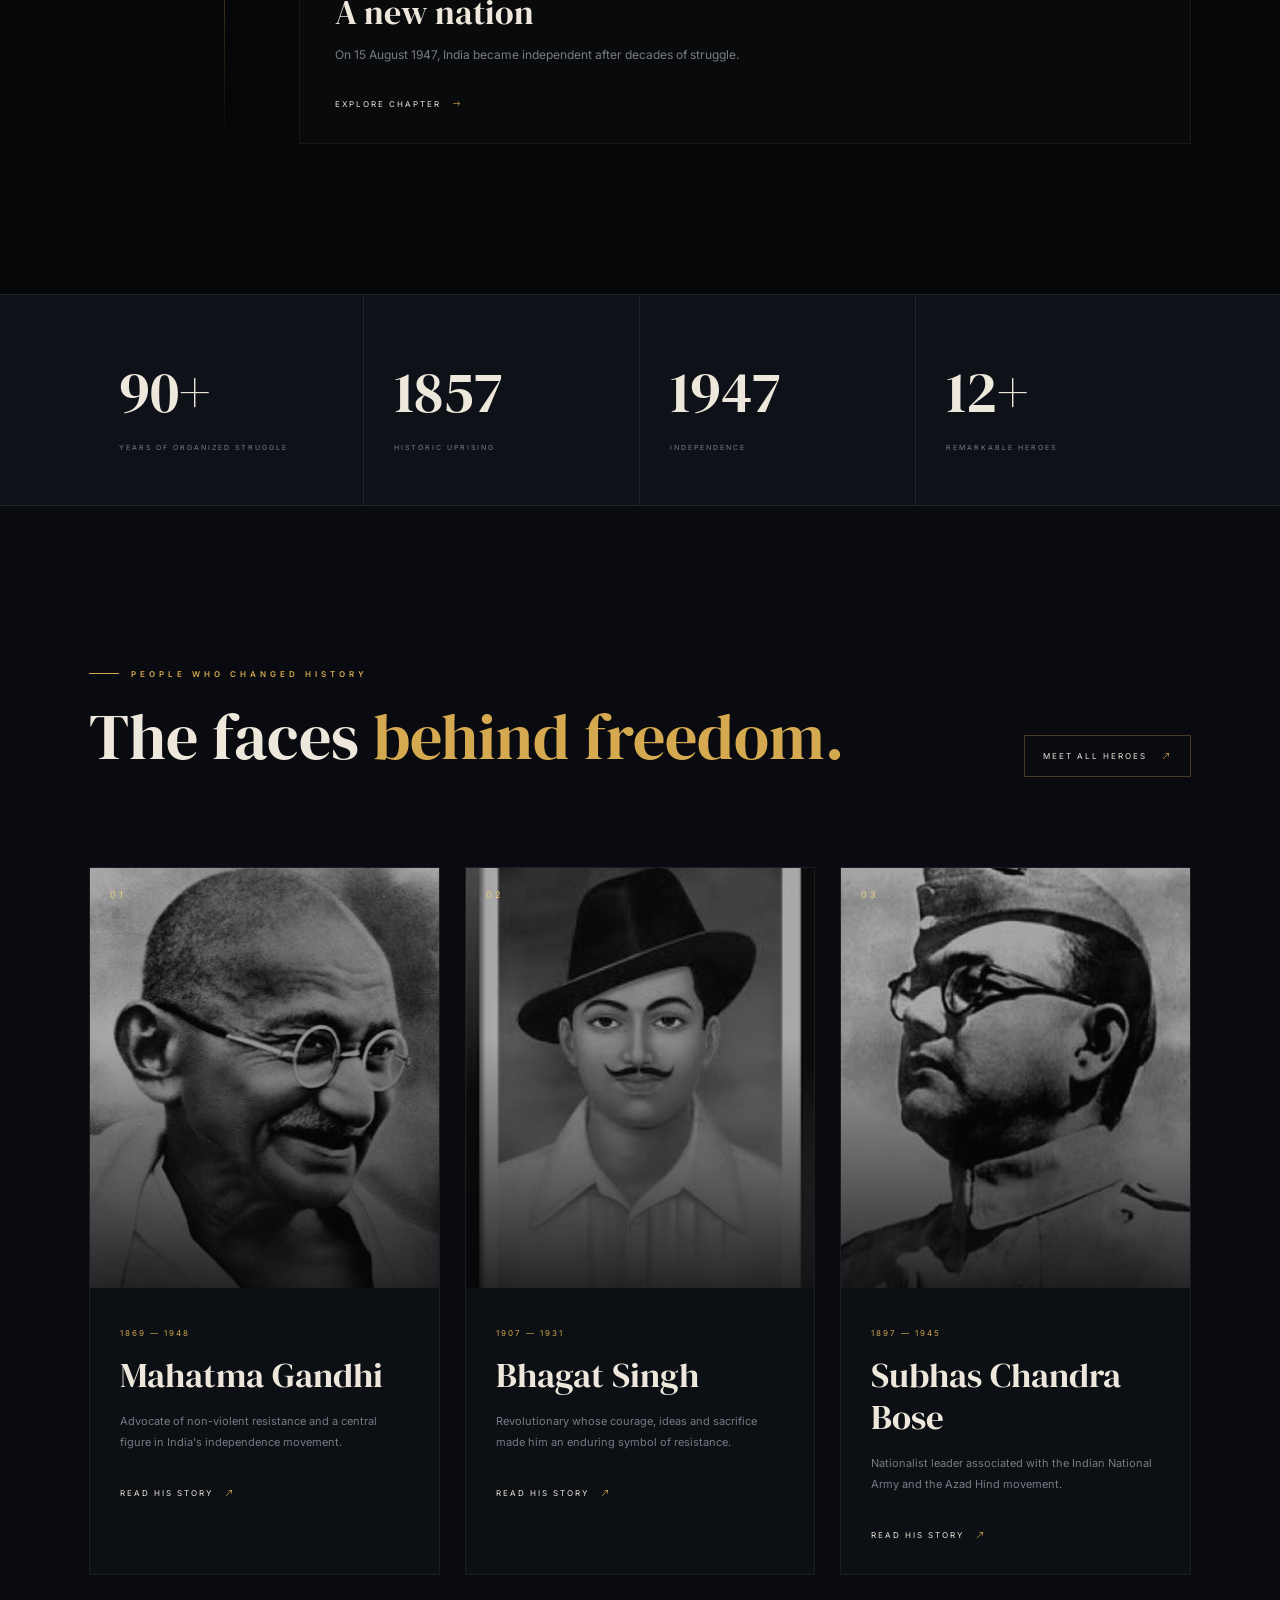
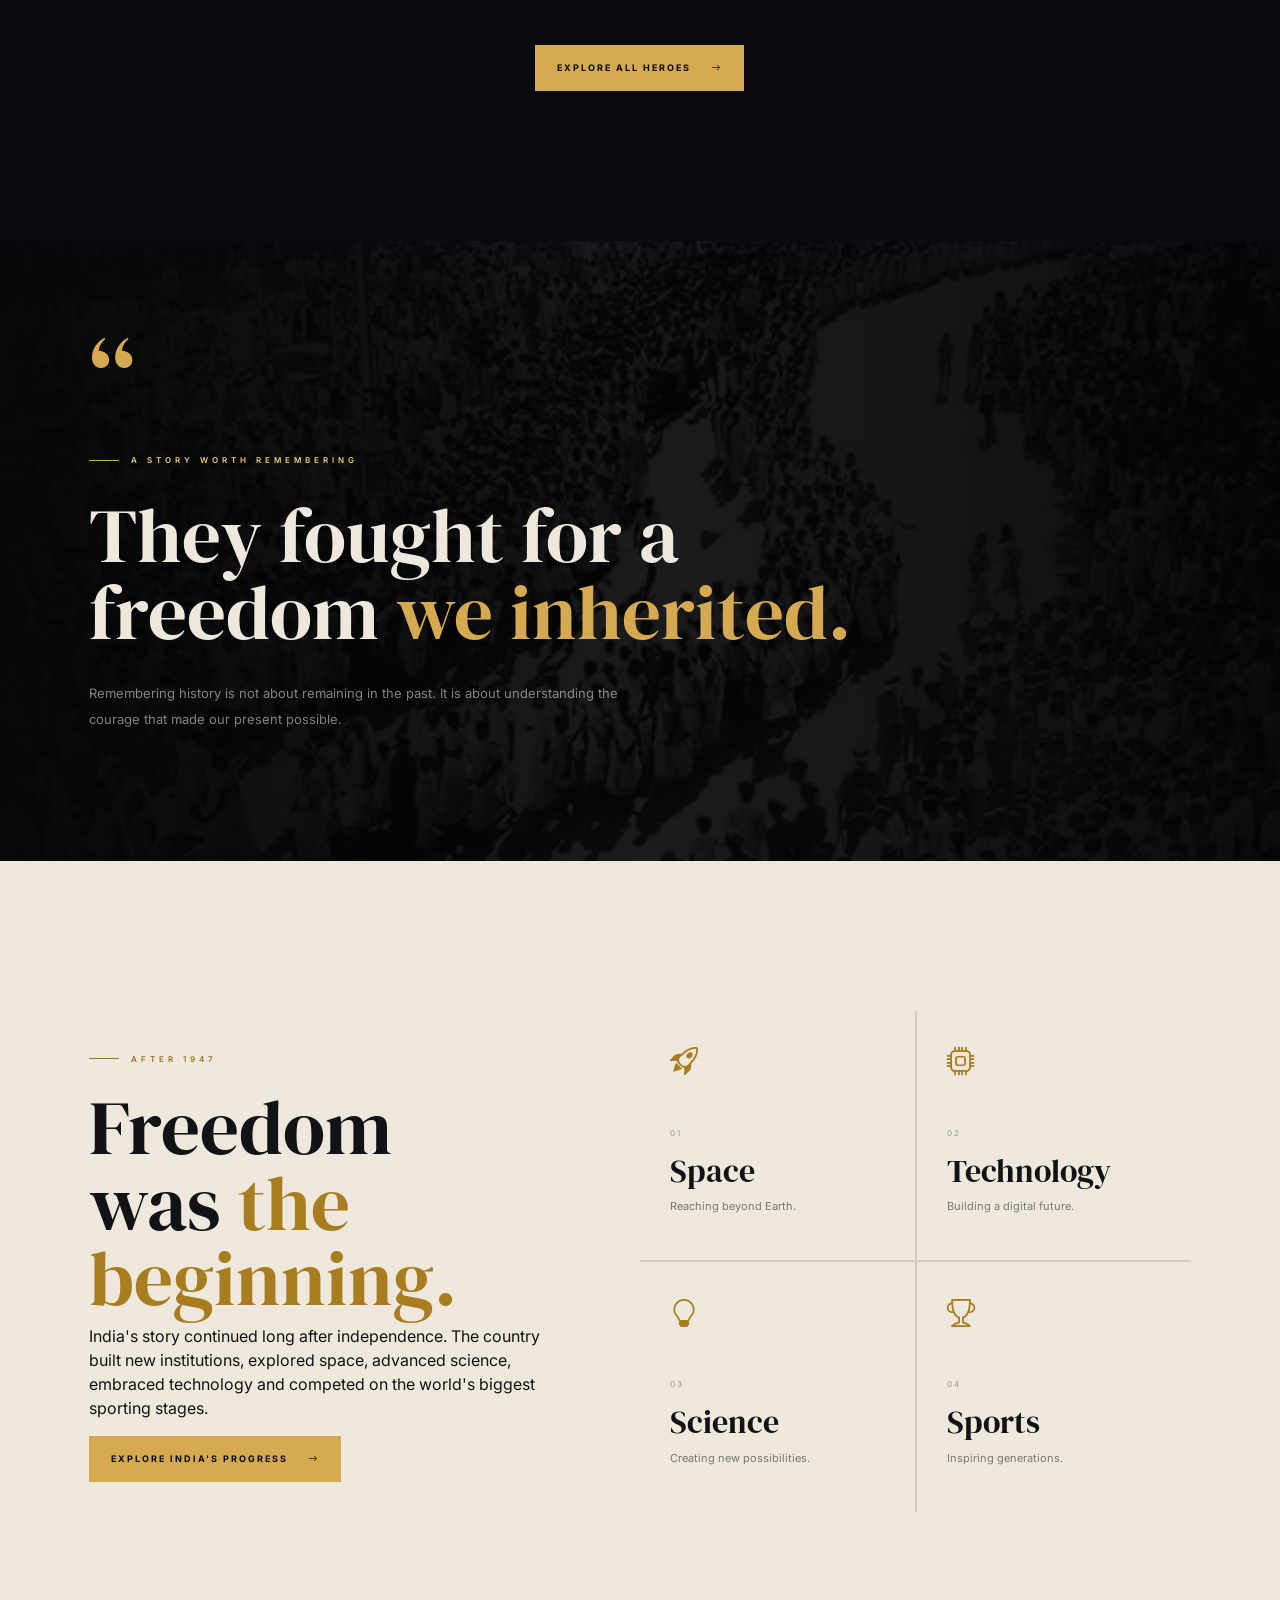
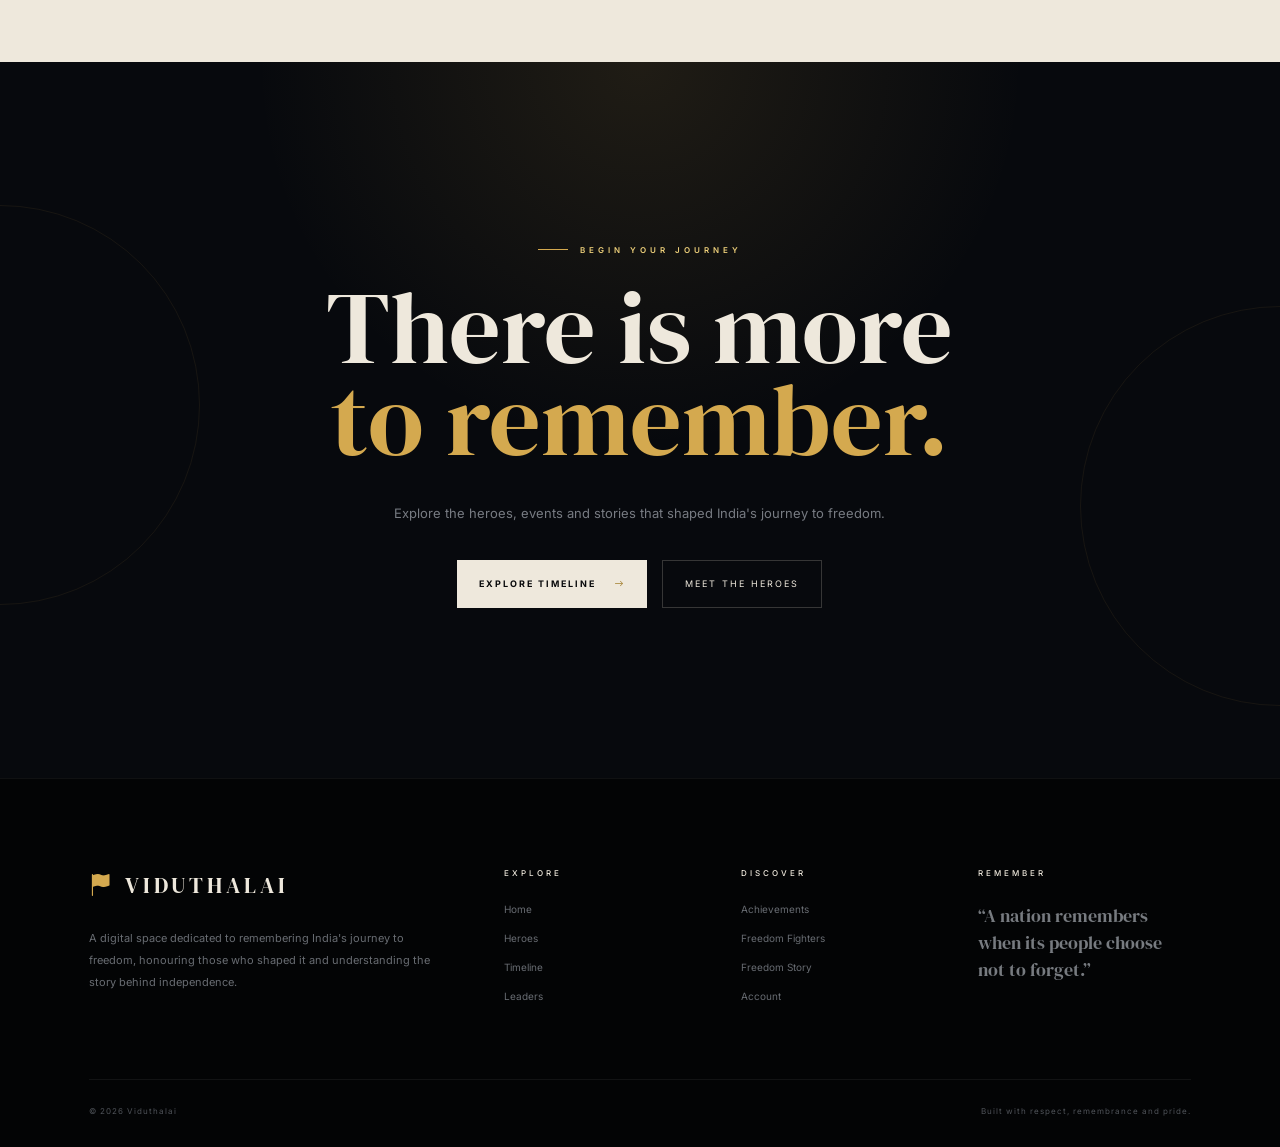
<file: HTML/home.html>
<!DOCTYPE html>
<html lang="en">

<head>

    <meta charset="UTF-8">

    <meta
        name="viewport"
        content="width=device-width, initial-scale=1.0"
    >

    <meta
        name="description"
        content="Viduthalai — India's story of freedom, resistance, sacrifice and independence."
    >

    <title>Viduthalai | India's Story of Freedom</title>


    <!-- =====================================================
         BOOTSTRAP
    ====================================================== -->

    <link
        href="https://cdn.jsdelivr.net/npm/bootstrap@5.3.3/dist/css/bootstrap.min.css"
        rel="stylesheet"
    >


    <!-- =====================================================
         BOOTSTRAP ICONS
    ====================================================== -->

    <link
        rel="stylesheet"
        href="https://cdn.jsdelivr.net/npm/bootstrap-icons@1.11.3/font/bootstrap-icons.min.css"
    >


    <!-- =====================================================
         GOOGLE FONTS
    ====================================================== -->

    <link rel="preconnect" href="https://fonts.googleapis.com">

    <link
        rel="preconnect"
        href="https://fonts.gstatic.com"
        crossorigin
    >

    <link
        href="https://fonts.googleapis.com/css2?family=DM+Serif+Display&family=Inter:wght@300;400;500;600;700;800&display=swap"
        rel="stylesheet"
    >


    <!-- =====================================================
         HOME CSS
    ====================================================== -->

    <link
        rel="stylesheet"
        href="../CSS/home.css"
    >

</head>


<body>


<!-- =========================================================
     PAGE LOADER
========================================================== -->

<div class="page-loader">

    <div class="loader-logo">
        <span class="loader-symbol">
            <i class="bi bi-flag-fill"></i>
        </span>

        <span>VIDUTHALAI</span>
    </div>

    <div class="loader-line">
        <span></span>
    </div>

    <small>
        A STORY OF FREEDOM
    </small>

</div>



<!-- =========================================================
     CURSOR
========================================================== -->

<div class="cursor-dot"></div>
<div class="cursor-ring"></div>



<!-- =========================================================
     NAVBAR
========================================================== -->

<nav class="viduthalai-navbar">

    <div class="nav-inner">


        <!-- BRAND -->

        <a
            href="home.html"
            class="brand"
        >

            <span class="brand-symbol">
                <i class="bi bi-flag-fill"></i>
            </span>

            <span class="brand-name">
                VIDUTHALAI
            </span>

        </a>



        <!-- DESKTOP NAV -->

        <div class="desktop-navigation">

            <a
                href="home.html"
                class="nav-link active"
            >
                Home
            </a>

            <a
                href="heroes.html"
                class="nav-link"
            >
                Heroes
            </a>

            <a
                href="timeline.html"
                class="nav-link"
            >
                Timeline
            </a>

            <a
                href="achievements.html"
                class="nav-link"
            >
                Achievements
            </a>

            <a
                href="leaders.html"
                class="nav-link"
            >
                Leaders
            </a>

        </div>



<!-- =========================================================
     ACCOUNT / AUTHENTICATION
========================================================== -->

<div class="navbar-auth" id="navbarAuth">

    <!-- LOGGED OUT -->
    <div class="auth-logged-out" id="authLoggedOut">

        <a href="auth.html" class="auth-login">
            Login
        </a>

        <a href="auth.html" class="auth-signup">
            Sign Up
        </a>

    </div>


    <!-- LOGGED IN -->
    <div class="auth-logged-in" id="authLoggedIn">

        <span class="user-display">

            <i class="bi bi-person-circle"></i>

            <span id="navbarUsername">
                User
            </span>

        </span>

        <button
            type="button"
            class="logout-button"
            id="logoutButton"
        >
            Logout
        </button>

    </div>

</div>





        <!-- MOBILE -->

        <button
            class="mobile-menu-button"
            id="mobileMenuButton"
            type="button"
            aria-label="Open menu"
        >

            <span></span>
            <span></span>

        </button>

    </div>


    <!-- MOBILE MENU -->

    <div
        class="mobile-menu"
        id="mobileMenu"
    >

        <a href="home.html">
            Home
        </a>

        <a href="heroes.html">
            Heroes
        </a>

        <a href="timeline.html">
            Timeline
        </a>

        <a href="achievements.html">
            Achievements
        </a>

        <a href="leaders.html">
            Leaders
        </a>

<!-- MOBILE AUTH -->

<div class="mobile-auth" id="mobileAuth">

    <!-- LOGGED OUT -->

    <div
        class="mobile-auth-logged-out"
        id="mobileAuthLoggedOut"
    >

        <a href="auth.html">
            Login
        </a>

        <a href="auth.html">
            Sign Up
        </a>

    </div>


    <!-- LOGGED IN -->

    <div
        class="mobile-auth-logged-in"
        id="mobileAuthLoggedIn"
    >

        <div class="mobile-user">

            <i class="bi bi-person-circle"></i>

            <span id="mobileNavbarUsername">
                User
            </span>

        </div>

        <button
            type="button"
            id="mobileLogoutButton"
            class="mobile-logout"
        >
            Logout
        </button>

    </div>

</div>



    </div>

</nav>


<!-- =========================================================
     HERO
========================================================== -->

<header class="cinematic-hero">


    <!-- BACKGROUND IMAGE -->

    <div class="hero-background">

        <img
            src="../images//timeline-1947.jpeg"
            alt="India's independence"
        >

    </div>


    <!-- DARK OVERLAY -->

    <div class="hero-overlay"></div>


    <!-- GRAIN -->

    <div class="hero-grain"></div>


    <!-- GOLD GLOW -->

    <div class="hero-glow"></div>


    <!-- FLOATING PARTICLES -->

    <div class="hero-particles">

        <span></span>
        <span></span>
        <span></span>
        <span></span>
        <span></span>
        <span></span>
        <span></span>
        <span></span>
        <span></span>
        <span></span>

    </div>



    <div class="container">

        <div class="hero-layout">


            <!-- LEFT -->

            <div class="hero-content reveal">


                <div class="hero-kicker">

                    <span></span>

                    INDIA
                    <b>•</b>
                    1857
                    <b>•</b>
                    1947

                </div>


                <div class="hero-small-title">
                    THE STORY OF
                </div>


                <h1>

                    A freedom

                    <em>
                        remembered.
                    </em>

                    <br>

                    A story

                    <em>
                        never forgotten.
                    </em>

                </h1>


                <p class="hero-description">

                    Discover the people, sacrifices,
                    movements and defining moments
                    that shaped India's journey to
                    independence.

                </p>


                <div class="hero-buttons">

                    <a
                        href="timeline.html"
                        class="gold-button magnetic"
                    >

                        <span>
                            Explore the journey
                        </span>

                        <i class="bi bi-arrow-up-right"></i>

                    </a>


                    <a
                        href="heroes.html"
                        class="text-button magnetic"
                    >

                        Meet the heroes

                        <i class="bi bi-arrow-right"></i>

                    </a>

                </div>



                <!-- HERO STATS -->

                <div class="hero-stats">

                    <div>

                        <strong>
                            1857
                        </strong>

                        <span>
                            First major uprising
                        </span>

                    </div>


                    <div class="stat-line"></div>


                    <div>

                        <strong>
                            1947
                        </strong>

                        <span>
                            Independence
                        </span>

                    </div>


                    <div class="stat-line"></div>


                    <div>

                        <strong>
                            15 AUG
                        </strong>

                        <span>
                            A historic day
                        </span>

                    </div>

                </div>

            </div>



            <!-- RIGHT ART -->

            <div class="hero-art reveal">


                <div class="art-year">

                    <span>
                        15
                    </span>

                    <small>
                        AUGUST
                    </small>

                    <span>
                        1947
                    </span>

                </div>


                <div class="art-circle">

                    <div class="circle-ring ring-one"></div>
                    <div class="circle-ring ring-two"></div>

                    <div class="ashoka-wheel">

                        <span></span>

                    </div>

                </div>


                <div class="art-quote">

                    <i class="bi bi-quote"></i>

                    <p>
                        Freedom is never given;
                        it is earned through courage.
                    </p>

                </div>


                <div class="art-number">
                    01
                </div>

            </div>

        </div>

    </div>



    <!-- SCROLL -->

    <a
        href="#intro"
        class="hero-scroll"
    >

        <span>
            SCROLL TO DISCOVER
        </span>

        <i class="bi bi-arrow-down"></i>

    </a>


    <div class="hero-bottom-line"></div>

</header>



<!-- =========================================================
     INTRO
========================================================== -->

<section
    class="intro-section"
    id="intro"
>

    <div class="container">

        <div class="intro-grid">


            <div class="reveal">

                <span class="eyebrow">
                    THE STORY OF VIDUTHALAI
                </span>

                <h2 class="display-title">

                    Freedom was not

                    <em>
                        one moment.
                    </em>

                    It was a movement.

                </h2>

            </div>


            <div class="intro-side reveal">

                <div class="vertical-line"></div>

                <p>

                    For generations, Indians challenged
                    colonial rule through resistance,
                    reform, sacrifice and mass movements.

                    Viduthalai brings these stories together
                    so they can be explored, understood
                    and remembered.

                </p>


                <a
                    href="timeline.html"
                    class="minimal-link"
                >

                    Explore India's journey

                    <i class="bi bi-arrow-up-right"></i>

                </a>

            </div>

        </div>

    </div>

</section>



<!-- =========================================================
     TIMELINE
========================================================== -->

<section class="timeline-section">

    <div class="container">


        <div class="section-heading reveal">

            <div>

                <span class="eyebrow">
                    A LONG ROAD TO FREEDOM
                </span>

                <h2>
                    Four moments.
                    <em>
                        One journey.
                    </em>
                </h2>

            </div>


            <a
                href="timeline.html"
                class="outline-button"
            >

                Complete timeline

                <i class="bi bi-arrow-up-right"></i>

            </a>

        </div>



        <div class="timeline-track">


            <!-- EVENT -->

            <article
                class="timeline-item reveal"
                data-year="1857"
            >

                <div class="timeline-year">
                    1857
                </div>

                <div class="timeline-dot"></div>

                <div class="timeline-card">

                    <span>
                        THE UPRISING
                    </span>

                    <h3>
                        Revolt of 1857
                    </h3>

                    <p>
                        A major uprising against British
                        rule spread across several parts
                        of India.
                    </p>

                    <a href="chapter.html?chapter=1857">

                        Explore chapter

                        <i class="bi bi-arrow-right"></i>

                    </a>

                </div>

            </article>



            <!-- EVENT -->

            <article
                class="timeline-item reveal"
                data-year="1885"
            >

                <div class="timeline-year">
                    1885
                </div>

                <div class="timeline-dot"></div>

                <div class="timeline-card">

                    <span>
                        NATIONALISM
                    </span>

                    <h3>
                        Organized nationalism
                    </h3>

                    <p>
                        The formation of the Indian National
                        Congress gave the emerging nationalist
                        movement a major platform.
                    </p>

                    <a href="chapter.html?chapter=1885">

                        Explore chapter

                        <i class="bi bi-arrow-right"></i>

                    </a>

                </div>

            </article>



            <!-- EVENT -->

            <article
                class="timeline-item reveal"
                data-year="1919"
            >

                <div class="timeline-year">
                    1919
                </div>

                <div class="timeline-dot"></div>

                <div class="timeline-card">

                    <span>
                        MASS RESISTANCE
                    </span>

                    <h3>
                        The struggle reaches millions
                    </h3>

                    <p>
                        National movements increasingly
                        involved ordinary citizens across
                        regions and communities.
                    </p>

                    <a href="chapter.html?chapter=1919">

                        Explore chapter

                        <i class="bi bi-arrow-right"></i>

                    </a>

                </div>

            </article>



            <!-- EVENT -->

            <article
                class="timeline-item reveal"
                data-year="1942"
            >

                <div class="timeline-year">
                    1942
                </div>

                <div class="timeline-dot"></div>

                <div class="timeline-card">

                    <span>
                        QUIT INDIA
                    </span>

                    <h3>
                        "Do or Die"
                    </h3>

                    <p>
                        The Quit India Movement demanded
                        an immediate end to British rule.
                    </p>

                    <a href="chapter.html?chapter=1942">

                        Explore chapter

                        <i class="bi bi-arrow-right"></i>

                    </a>

                </div>

            </article>



            <!-- FINAL -->

            <article
                class="timeline-item final-timeline reveal"
                data-year="1947"
            >

                <div class="timeline-year">
                    1947
                </div>

                <div class="timeline-dot"></div>

                <div class="timeline-card">

                    <span>
                        INDEPENDENCE
                    </span>

                    <h3>
                        A new nation
                    </h3>

                    <p>
                        On 15 August 1947, India became
                        independent after decades of struggle.
                    </p>

                    <a href="chapter.html?chapter=1947">

                        Explore chapter

                        <i class="bi bi-arrow-right"></i>

                    </a>

                </div>

            </article>

        </div>

    </div>

</section>



<!-- =========================================================
     NUMBERS
========================================================== -->

<section class="numbers-section">

    <div class="container">

        <div class="numbers-grid">


            <div class="number-block reveal">

                <strong
                    class="counter"
                    data-target="90"
                >
                    0
                </strong>

                <span>
                    YEARS OF ORGANIZED STRUGGLE
                </span>

            </div>


            <div class="number-block reveal">

                <strong>
                    1857
                </strong>

                <span>
                    HISTORIC UPRISING
                </span>

            </div>


            <div class="number-block reveal">

                <strong>
                    1947
                </strong>

                <span>
                    INDEPENDENCE
                </span>

            </div>


            <div class="number-block reveal">

                <strong>
                    12+
                </strong>

                <span>
                    REMARKABLE HEROES
                </span>

            </div>

        </div>

    </div>

</section>



<!-- =========================================================
     HEROES
========================================================== -->

<section class="heroes-section">

    <div class="container">


        <div class="section-heading reveal">

            <div>

                <span class="eyebrow">
                    PEOPLE WHO CHANGED HISTORY
                </span>

                <h2>

                    The faces

                    <em>
                        behind freedom.
                    </em>

                </h2>

            </div>


            <a
                href="heroes.html"
                class="outline-button"
            >

                Meet all heroes

                <i class="bi bi-arrow-up-right"></i>

            </a>

        </div>



        <div class="heroes-grid">


            <!-- GANDHI -->

            <article class="hero-card reveal">

                <div class="hero-card-image">

                    <img
                        src="../images//gandhiji.jpeg"
                        alt="Mahatma Gandhi"
                    >

                    <span class="hero-card-number">
                        01
                    </span>

                    <div class="hero-card-overlay"></div>

                </div>


                <div class="hero-card-info">

                    <span>
                        1869 — 1948
                    </span>

                    <h3>
                        Mahatma Gandhi
                    </h3>

                    <p>
                        Advocate of non-violent resistance
                        and a central figure in India's
                        independence movement.
                    </p>

                    <a href="heroes.html">

                        Read his story

                        <i class="bi bi-arrow-up-right"></i>

                    </a>

                </div>

            </article>



            <!-- BHAGAT -->

            <article class="hero-card reveal">

                <div class="hero-card-image">

                    <img
                        src="../images//bhagatsingh.jpeg"
                        alt="Bhagat Singh"
                    >

                    <span class="hero-card-number">
                        02
                    </span>

                    <div class="hero-card-overlay"></div>

                </div>


                <div class="hero-card-info">

                    <span>
                        1907 — 1931
                    </span>

                    <h3>
                        Bhagat Singh
                    </h3>

                    <p>
                        Revolutionary whose courage,
                        ideas and sacrifice made him
                        an enduring symbol of resistance.
                    </p>

                    <a href="heroes.html">

                        Read his story

                        <i class="bi bi-arrow-up-right"></i>

                    </a>

                </div>

            </article>



            <!-- BOSE -->

            <article class="hero-card reveal">

                <div class="hero-card-image">

                    <img
                        src="../images//subashchandrabose.jpg"
                        alt="Subhas Chandra Bose"
                    >

                    <span class="hero-card-number">
                        03
                    </span>

                    <div class="hero-card-overlay"></div>

                </div>


                <div class="hero-card-info">

                    <span>
                        1897 — 1945
                    </span>

                    <h3>
                        Subhas Chandra Bose
                    </h3>

                    <p>
                        Nationalist leader associated
                        with the Indian National Army
                        and the Azad Hind movement.
                    </p>

                    <a href="heroes.html">

                        Read his story

                        <i class="bi bi-arrow-up-right"></i>

                    </a>

                </div>

            </article>

        </div>



        <div class="center-action reveal">

            <a
                href="heroes.html"
                class="dark-button"
            >

                Explore all heroes

                <i class="bi bi-arrow-right"></i>

            </a>

        </div>

    </div>

</section>



<!-- =========================================================
     CINEMATIC QUOTE
========================================================== -->

<section class="quote-section">

    <div class="quote-bg">

        <img
            src="../images//timeline-1942.avif"
            alt=""
        >

    </div>

    <div class="quote-overlay"></div>


    <div class="container">

        <div class="quote-content reveal">

            <div class="quote-mark">
                “
            </div>

            <span class="eyebrow light">
                A STORY WORTH REMEMBERING
            </span>

            <blockquote>

                They fought for a freedom
                <em>
                    we inherited.
                </em>

            </blockquote>

            <p>

                Remembering history is not about
                remaining in the past. It is about
                understanding the courage that made
                our present possible.

            </p>

        </div>

    </div>

</section>



<!-- =========================================================
     AFTER 1947
========================================================== -->

<section class="future-section">

    <div class="container">

        <div class="future-layout">


            <div class="future-copy reveal">

                <span class="eyebrow">
                    AFTER 1947
                </span>

                <h2>

                    Freedom was

                    <em>
                        the beginning.
                    </em>

                </h2>

                <p>

                    India's story continued long after
                    independence. The country built new
                    institutions, explored space, advanced
                    science, embraced technology and
                    competed on the world's biggest
                    sporting stages.

                </p>

                <a
                    href="achievements.html"
                    class="dark-button"
                >

                    Explore India's progress

                    <i class="bi bi-arrow-right"></i>

                </a>

            </div>



            <div class="future-grid reveal">


                <div class="future-card">

                    <div class="future-icon">
                        <i class="bi bi-rocket-takeoff"></i>
                    </div>

                    <span>
                        01
                    </span>

                    <h3>
                        Space
                    </h3>

                    <p>
                        Reaching beyond Earth.
                    </p>

                </div>


                <div class="future-card">

                    <div class="future-icon">
                        <i class="bi bi-cpu"></i>
                    </div>

                    <span>
                        02
                    </span>

                    <h3>
                        Technology
                    </h3>

                    <p>
                        Building a digital future.
                    </p>

                </div>


                <div class="future-card">

                    <div class="future-icon">
                        <i class="bi bi-lightbulb"></i>
                    </div>

                    <span>
                        03
                    </span>

                    <h3>
                        Science
                    </h3>

                    <p>
                        Creating new possibilities.
                    </p>

                </div>


                <div class="future-card">

                    <div class="future-icon">
                        <i class="bi bi-trophy"></i>
                    </div>

                    <span>
                        04
                    </span>

                    <h3>
                        Sports
                    </h3>

                    <p>
                        Inspiring generations.
                    </p>

                </div>

            </div>

        </div>

    </div>

</section>



<!-- =========================================================
     FINAL CTA
========================================================== -->

<section class="final-section">

    <div class="final-orb orb-one"></div>
    <div class="final-orb orb-two"></div>

    <div class="container">

        <div class="final-content reveal">

            <span class="eyebrow light">
                BEGIN YOUR JOURNEY
            </span>

            <h2>

                There is more

                <br>

                <em>
                    to remember.
                </em>

            </h2>

            <p>

                Explore the heroes, events and stories
                that shaped India's journey to freedom.

            </p>


            <div class="final-actions">

                <a
                    href="timeline.html"
                    class="light-button"
                >

                    Explore Timeline

                    <i class="bi bi-arrow-right"></i>

                </a>


                <a
                    href="heroes.html"
                    class="light-outline-button"
                >

                    Meet the Heroes

                </a>

            </div>

        </div>

    </div>

</section>



<!-- =========================================================
     FOOTER
========================================================== -->

<footer class="professional-footer">

    <div class="container">

        <div class="footer-grid">


            <div class="footer-main">

                <a
                    href="home.html"
                    class="footer-brand"
                >

                    <i class="bi bi-flag-fill"></i>

                    VIDUTHALAI

                </a>


                <p>

                    A digital space dedicated to remembering
                    India's journey to freedom, honouring
                    those who shaped it and understanding
                    the story behind independence.

                </p>

            </div>



            <div class="footer-column">

                <h4>
                    Explore
                </h4>

                <a href="home.html">
                    Home
                </a>

                <a href="heroes.html">
                    Heroes
                </a>

                <a href="timeline.html">
                    Timeline
                </a>

                <a href="leaders.html">
                    Leaders
                </a>

            </div>



            <div class="footer-column">

                <h4>
                    Discover
                </h4>

                <a href="achievements.html">
                    Achievements
                </a>

                <a href="heroes.html">
                    Freedom Fighters
                </a>

                <a href="timeline.html">
                    Freedom Story
                </a>

                <a href="auth.html">
                    Account
                </a>

            </div>



            <div class="footer-column footer-memory">

                <h4>
                    Remember
                </h4>

                <p>

                    “A nation remembers
                    when its people choose
                    not to forget.”

                </p>

            </div>

        </div>



        <div class="footer-bottom">

            <span>

                ©
                <span id="currentYear"></span>
                Viduthalai

            </span>

            <span>
                Built with respect,
                remembrance and pride.
            </span>

        </div>

    </div>

</footer>



<!-- =========================================================
     BOOTSTRAP
========================================================== -->

<script
    src="https://cdn.jsdelivr.net/npm/bootstrap@5.3.3/dist/js/bootstrap.bundle.min.js"
></script>


<!-- =========================================================
     MAIN JS
========================================================== -->

<script src="../JAVASCRIPT/home.js"></script>


</body>
</html>
</file>
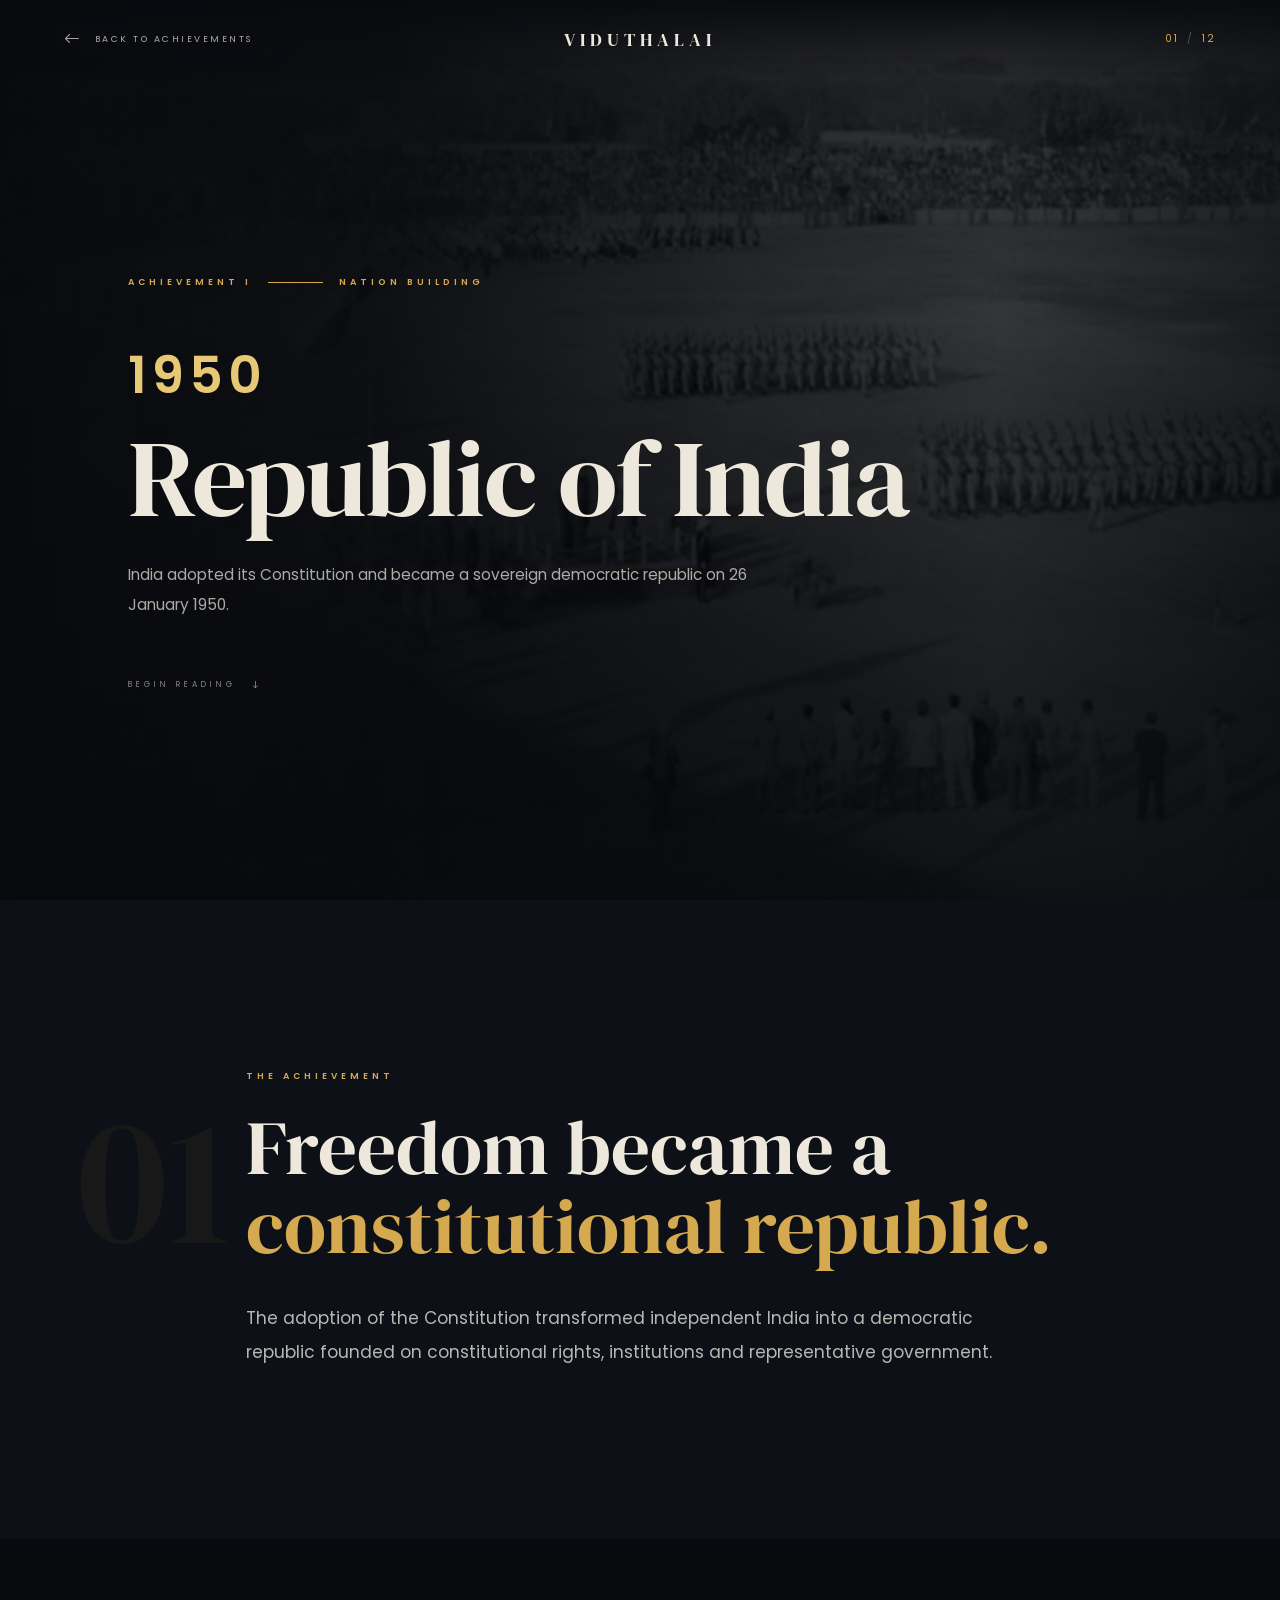
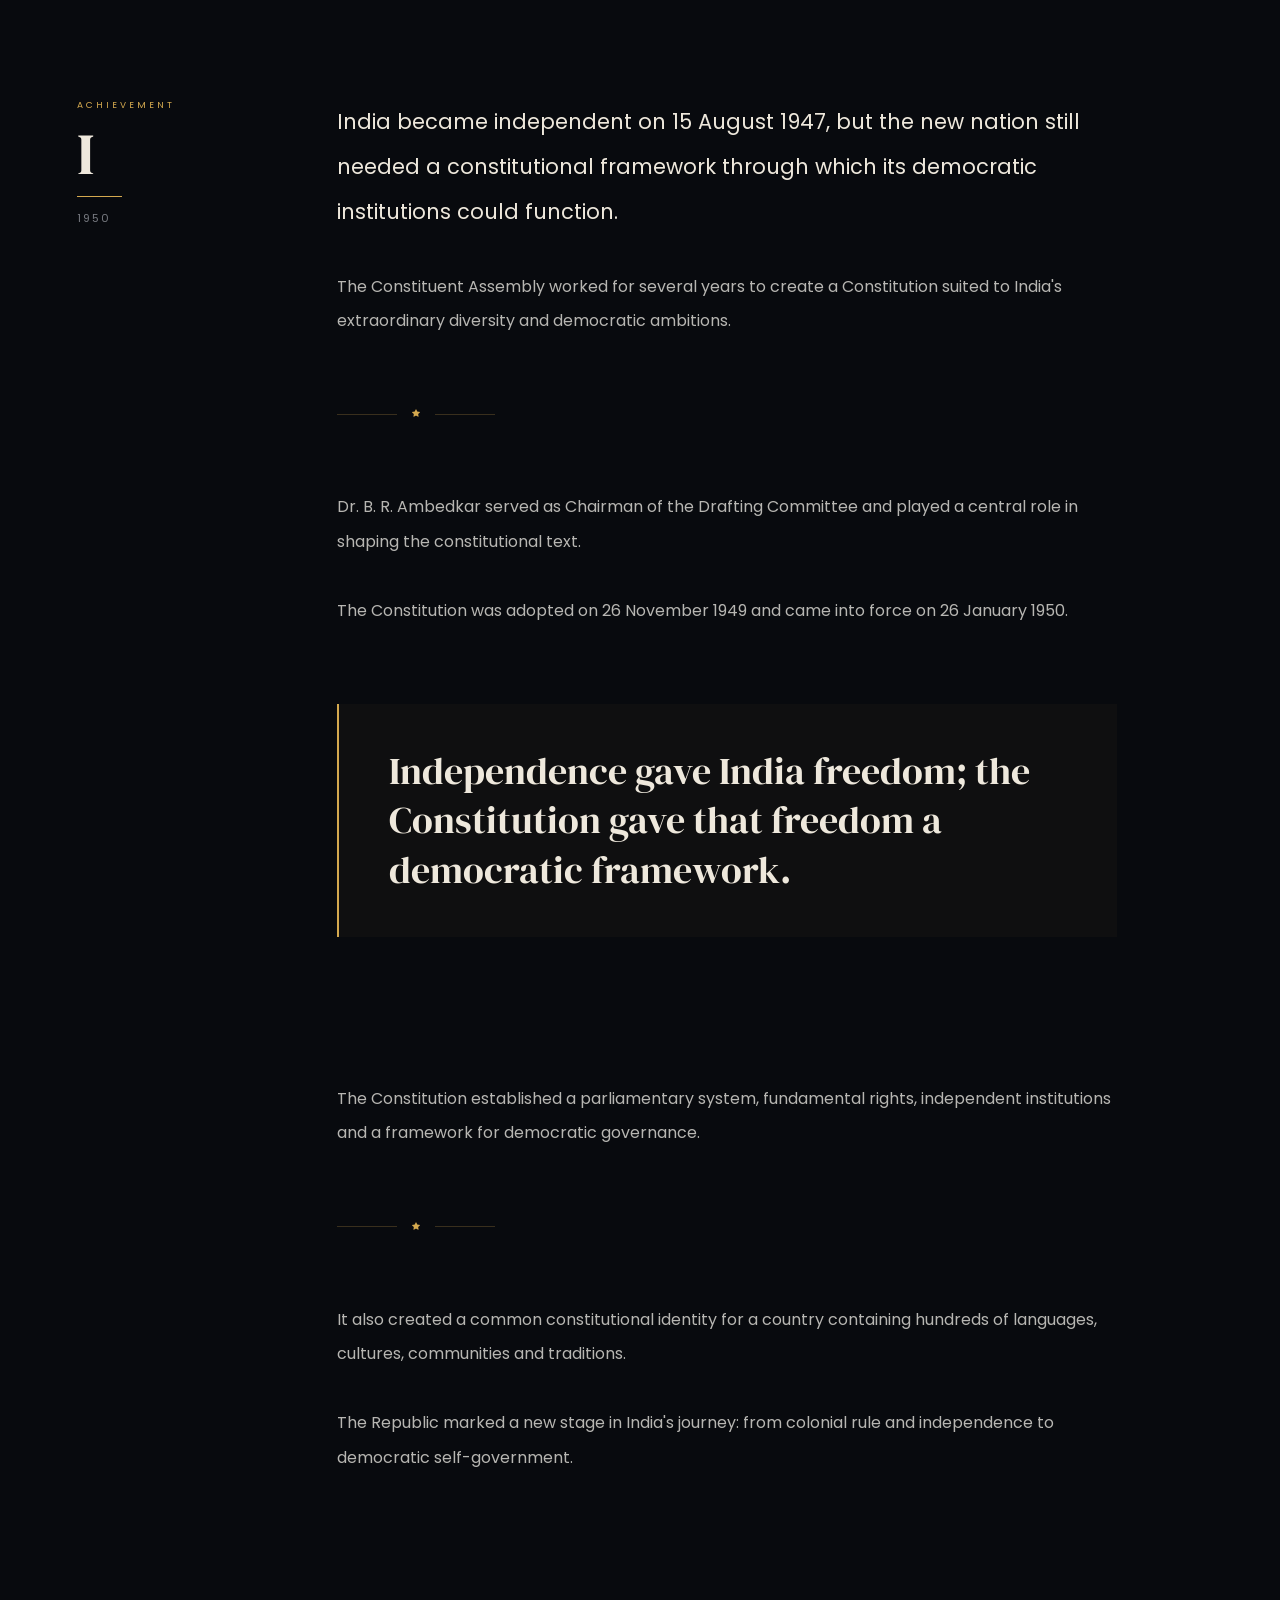
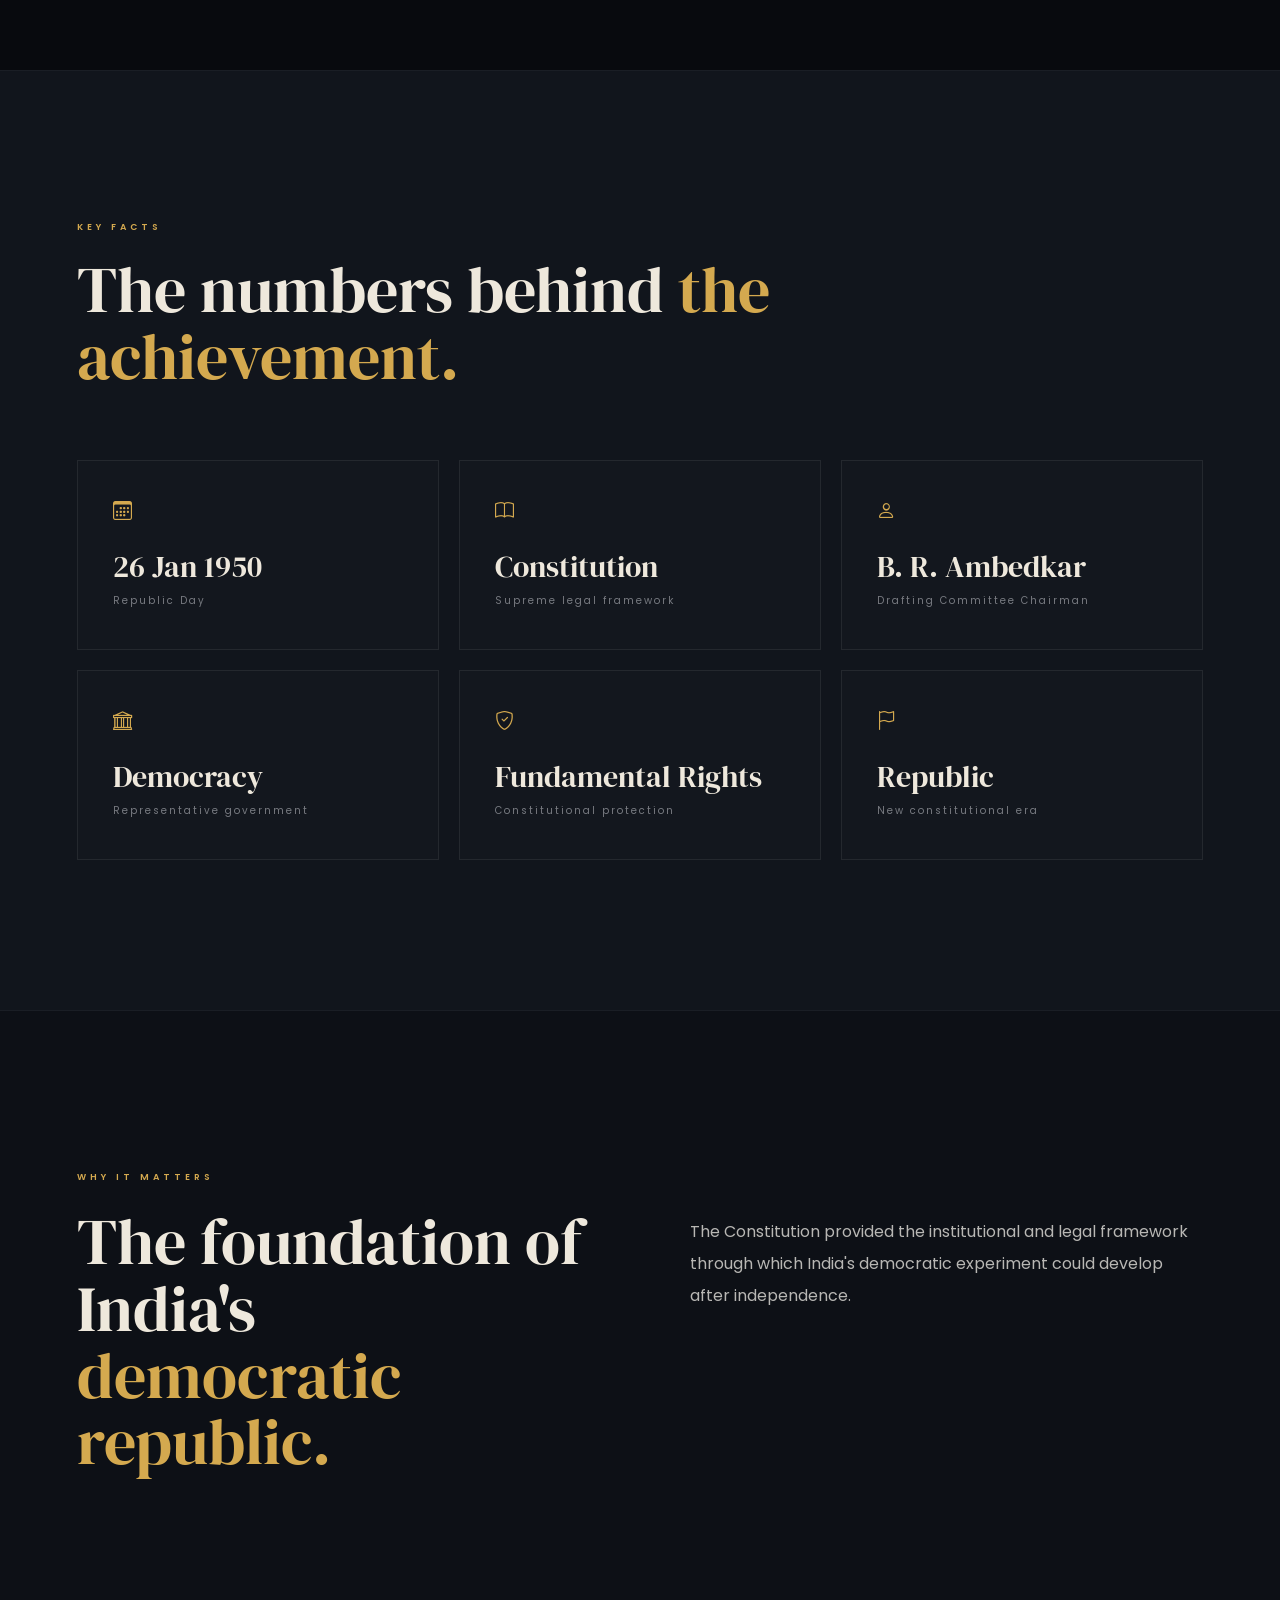
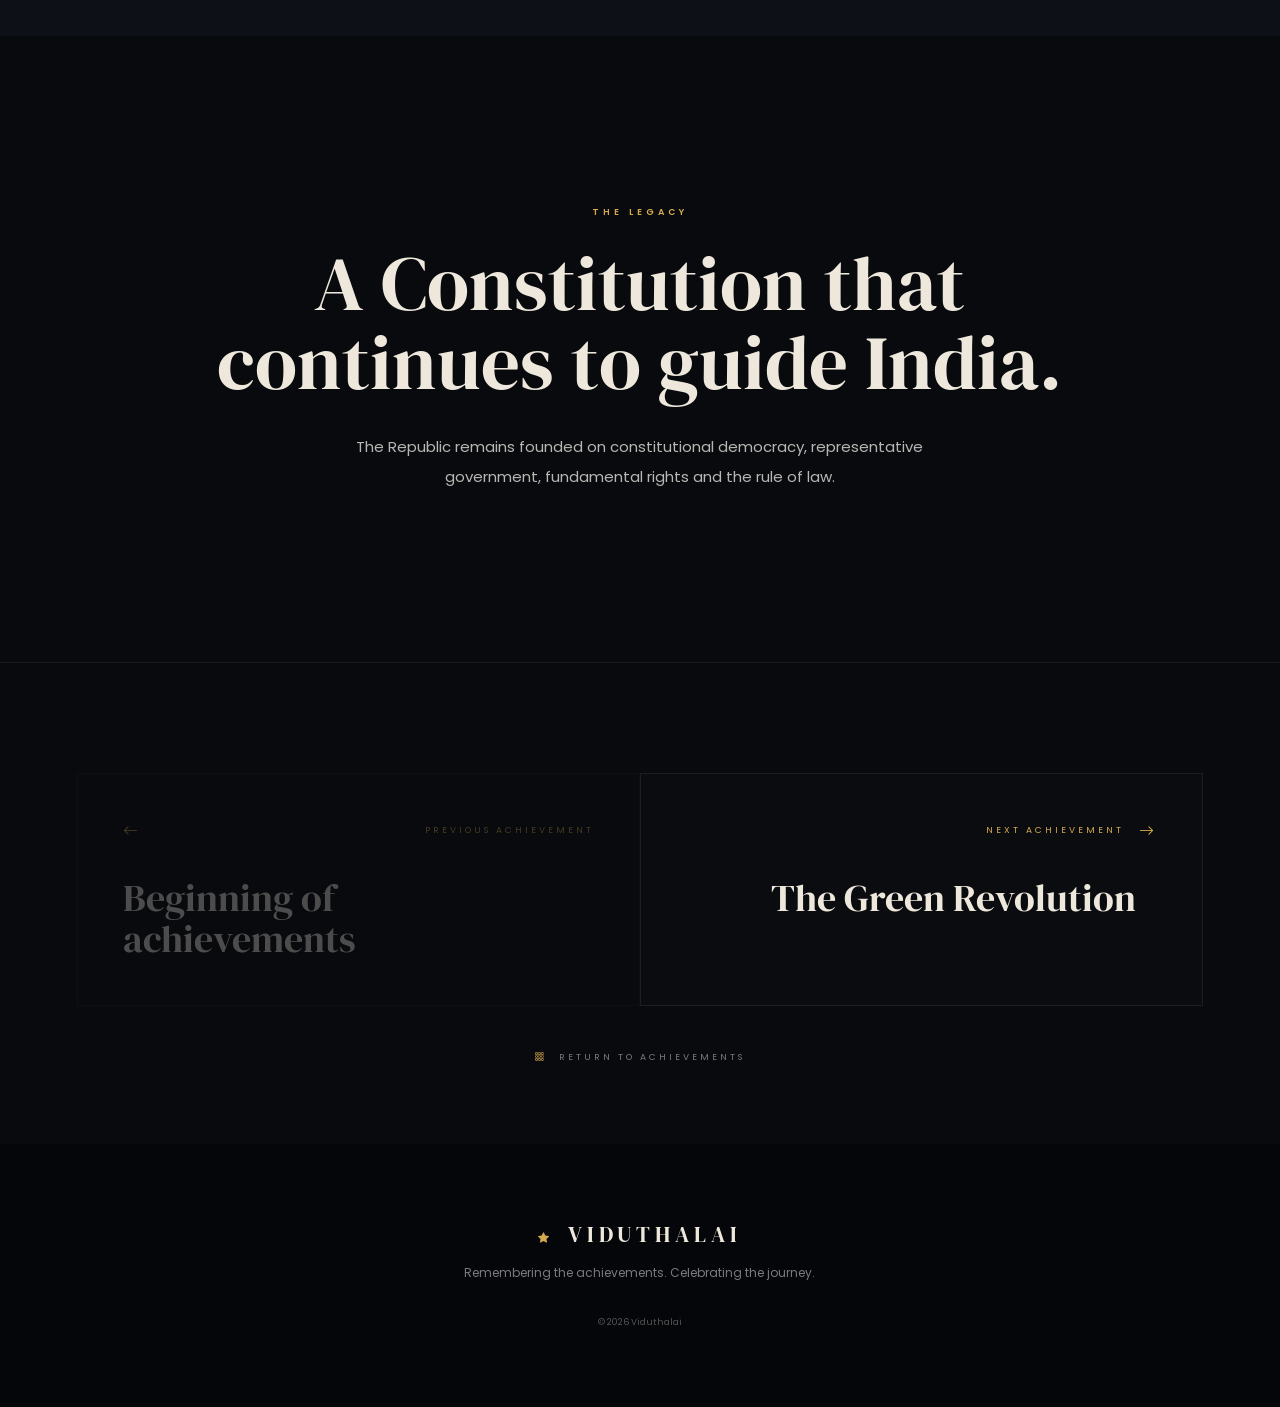
<file: HTML/indian_achievements.html>
<!DOCTYPE html>
<html lang="en">

<head>

    <meta charset="UTF-8">

    <meta
        name="viewport"
        content="width=device-width, initial-scale=1.0"
    >

    <title>Achievement | Viduthalai</title>

    <!-- GOOGLE FONTS -->

    <link rel="preconnect" href="https://fonts.googleapis.com">

    <link
        rel="preconnect"
        href="https://fonts.gstatic.com"
        crossorigin
    >

    <link
        href="https://fonts.googleapis.com/css2?family=DM+Serif+Display&family=Poppins:wght@300;400;500;600;700&display=swap"
        rel="stylesheet"
    >

    <!-- BOOTSTRAP ICONS -->

    <link
        rel="stylesheet"
        href="https://cdn.jsdelivr.net/npm/bootstrap-icons@1.11.3/font/bootstrap-icons.min.css"
    >

    <!-- ACHIEVEMENT CSS -->

    <link
        rel="stylesheet"
        href="../CSS/indian_achievements.css"
    >

</head>


<body>


    <!-- =====================================================
         PAGE LOADER
    ====================================================== -->

    <div
        class="achievement-loader"
        id="pageLoader"
    >

        <div class="loader-logo">
            VIDUTHALAI
        </div>

        <div class="loader-line">
            <span></span>
        </div>

        <div class="loader-text">
            OPENING ACHIEVEMENT
        </div>

    </div>



    <!-- =====================================================
         NAVIGATION
    ====================================================== -->

    <header class="achievement-nav">

        <a
            href="achievements.html"
            class="back-link"
        >

            <i class="bi bi-arrow-left"></i>

            <span>BACK TO ACHIEVEMENTS</span>

        </a>


        <div class="nav-brand">
            VIDUTHALAI
        </div>


        <div class="achievement-counter">

            <span id="achievementNumber">
                01
            </span>

            <b>/</b>

            <span>
                12
            </span>

        </div>

    </header>



    <!-- =====================================================
         MAIN
    ====================================================== -->

    <main>


        <!-- =================================================
             HERO
        ================================================== -->

        <section class="achievement-hero">

            <div class="hero-image">

                <img
                    id="achievementImage"
                    src="../images//achievements/green-revolution.jpg"
                    alt="The Green Revolution"
                >

            </div>


            <div class="hero-overlay"></div>


            <div class="hero-content">

                <div class="achievement-eyebrow">

                    <span id="achievementLabel">
                        ACHIEVEMENT I
                    </span>

                    <i></i>

                    <span id="achievementCategory">
                        AGRICULTURE
                    </span>

                </div>


                <div
                    class="achievement-year"
                    id="achievementYear"
                >
                    1960s
                </div>


                <h1 id="achievementTitle">
                    The Green Revolution
                </h1>


                <p
                    class="achievement-lead"
                    id="achievementLead"
                >
                    A transformation in Indian agriculture
                    that helped the nation move towards
                    food security.
                </p>


                <a
                    href="#achievementStory"
                    class="begin-reading"
                >

                    <span>
                        BEGIN READING
                    </span>

                    <i class="bi bi-arrow-down"></i>

                </a>

            </div>

        </section>



        <!-- =================================================
             INTRODUCTION
        ================================================== -->

        <section class="achievement-intro">

            <div class="achievement-container">

                <div class="intro-number">
                    01
                </div>


                <div class="intro-content">

                    <span class="section-label">
                        THE ACHIEVEMENT
                    </span>


                    <h2 id="introTitle">
                        A transformation that
                        <em>changed agriculture.</em>
                    </h2>


                    <p
                        id="introText"
                        class="intro-text"
                    >
                        The Green Revolution transformed
                        Indian agriculture through improved
                        seeds, irrigation, fertilizers and
                        modern farming techniques.
                    </p>

                </div>

            </div>

        </section>



        <!-- =================================================
             STORY
        ================================================== -->

        <section
            class="achievement-story"
            id="achievementStory"
        >

            <div class="achievement-container story-layout">


                <!-- SIDEBAR -->

                <aside class="story-sidebar">

                    <div class="sidebar-inner">

                        <span>
                            ACHIEVEMENT
                        </span>

                        <strong id="sidebarNumber">
                            I
                        </strong>

                        <div class="sidebar-line"></div>

                        <small id="sidebarYear">
                            1960s
                        </small>

                    </div>

                </aside>



                <!-- STORY -->

                <article
                    class="story-text"
                    id="storyText"
                >

                    <!-- Generated by JavaScript -->

                </article>

            </div>

        </section>



        <!-- =================================================
             KEY FACTS
        ================================================== -->

        <section class="achievement-facts">

            <div class="achievement-container">

                <div class="facts-heading">

                    <span class="section-label">
                        KEY FACTS
                    </span>

                    <h2>
                        The numbers behind
                        <em>the achievement.</em>
                    </h2>

                </div>


                <div
                    class="facts-grid"
                    id="factsGrid"
                >

                    <!-- Generated by JavaScript -->

                </div>

            </div>

        </section>



        <!-- =================================================
             SIGNIFICANCE
        ================================================== -->

        <section class="achievement-significance">

            <div class="achievement-container">

                <div class="significance-grid">

                    <div>

                        <span class="section-label">
                            WHY IT MATTERS
                        </span>

                        <h2 id="significanceTitle">
                            An achievement that
                            <em>changed India.</em>
                        </h2>

                    </div>


                    <div>

                        <p id="significanceText">
                            This achievement became an
                            important part of India's
                            development story.
                        </p>

                    </div>

                </div>

            </div>

        </section>



        <!-- =================================================
             LEGACY
        ================================================== -->

        <section class="achievement-legacy">

            <div class="achievement-container">

                <div class="legacy-inner">

                    <span class="section-label">
                        THE LEGACY
                    </span>

                    <h2 id="legacyTitle">
                        A milestone whose impact
                        continues.
                    </h2>

                    <p id="legacyText">
                        Its influence continues to shape
                        India's development and future.
                    </p>

                </div>

            </div>

        </section>



        <!-- =================================================
             PREVIOUS / NEXT
        ================================================== -->

        <section class="achievement-navigation">

            <div class="achievement-container">

                <div class="achievement-nav-grid">


                    <!-- PREVIOUS -->

                    <a
                        href="#"
                        id="previousAchievement"
                        class="achievement-nav-card previous"
                    >

                        <span class="nav-small">

                            <i class="bi bi-arrow-left"></i>

                            <span>
                                PREVIOUS ACHIEVEMENT
                            </span>

                        </span>


                        <strong id="previousTitle">
                            Previous
                        </strong>

                    </a>



                    <!-- NEXT -->

                    <a
                        href="#"
                        id="nextAchievement"
                        class="achievement-nav-card next"
                    >

                        <span class="nav-small">

                            <span>
                                NEXT ACHIEVEMENT
                            </span>

                            <i class="bi bi-arrow-right"></i>

                        </span>


                        <strong id="nextTitle">
                            Next
                        </strong>

                    </a>

                </div>



                <div class="return-achievements">

                    <a href="achievements.html">

                        <i class="bi bi-grid-3x3-gap"></i>

                        RETURN TO ACHIEVEMENTS

                    </a>

                </div>

            </div>

        </section>



    </main>



    <!-- =====================================================
         FOOTER
    ====================================================== -->

    <footer class="achievement-footer">

        <div class="achievement-container">

            <div class="footer-brand">

                <i class="bi bi-star-fill"></i>

                VIDUTHALAI

            </div>


            <p>
                Remembering the achievements.
                Celebrating the journey.
            </p>


            <span>
                ©
                <span id="currentYear"></span>
                Viduthalai
            </span>

        </div>

    </footer>



    <!-- =====================================================
         ACHIEVEMENT JS
    ====================================================== -->

    <script src="../JAVASCRIPT/indian_achievements.js"></script>

</body>

</html>
</file>
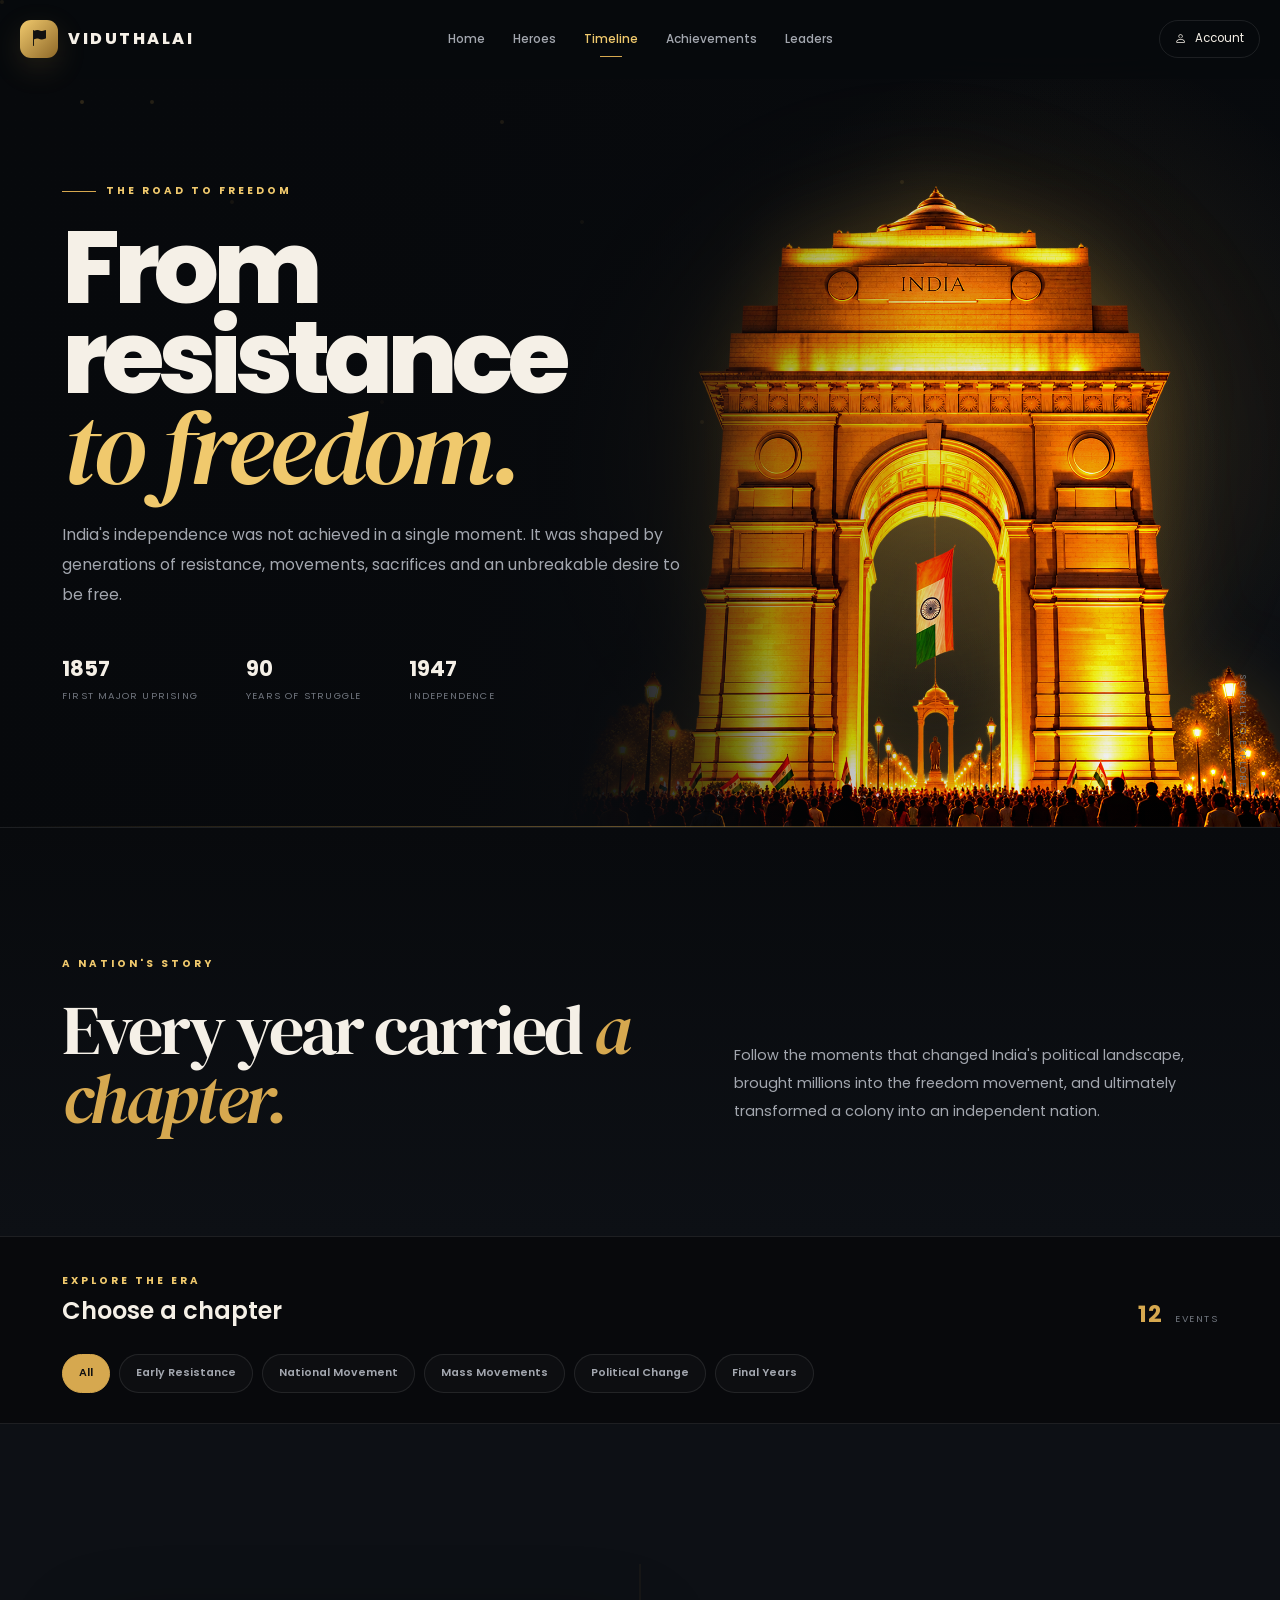
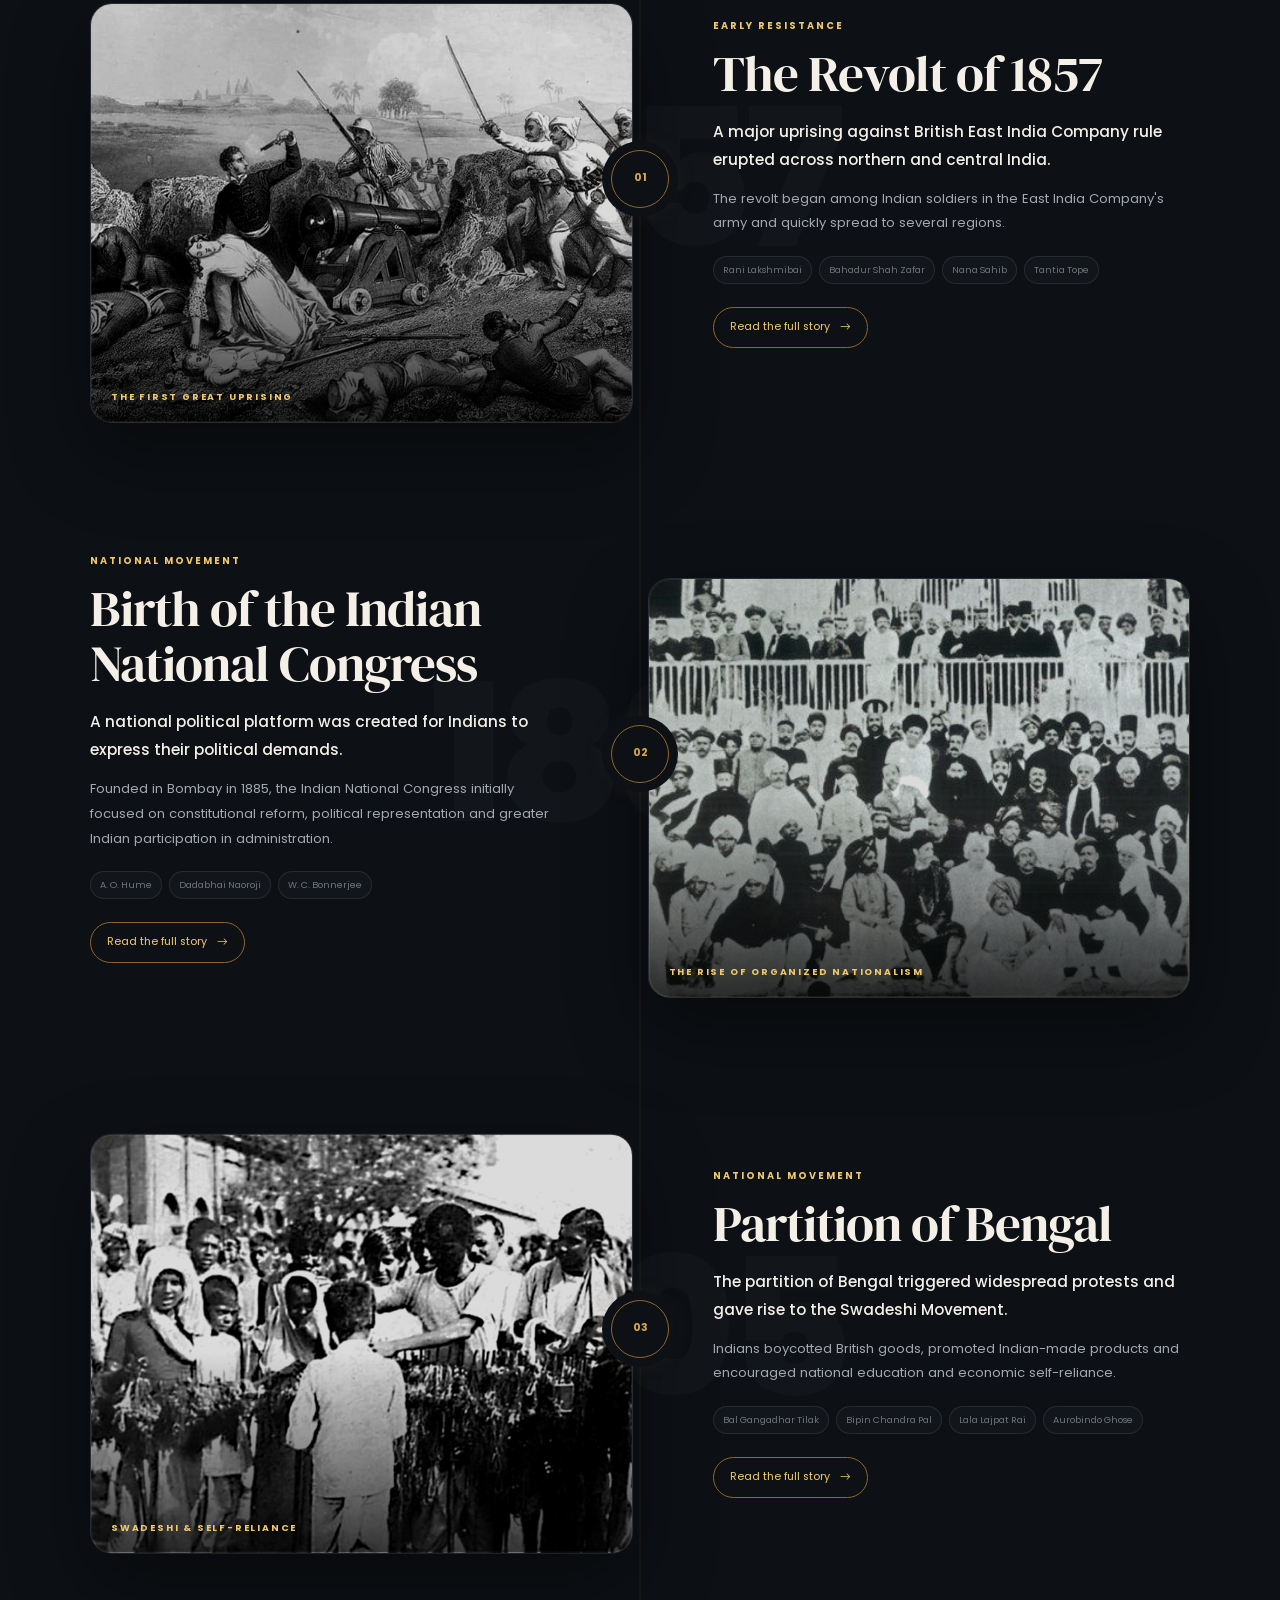
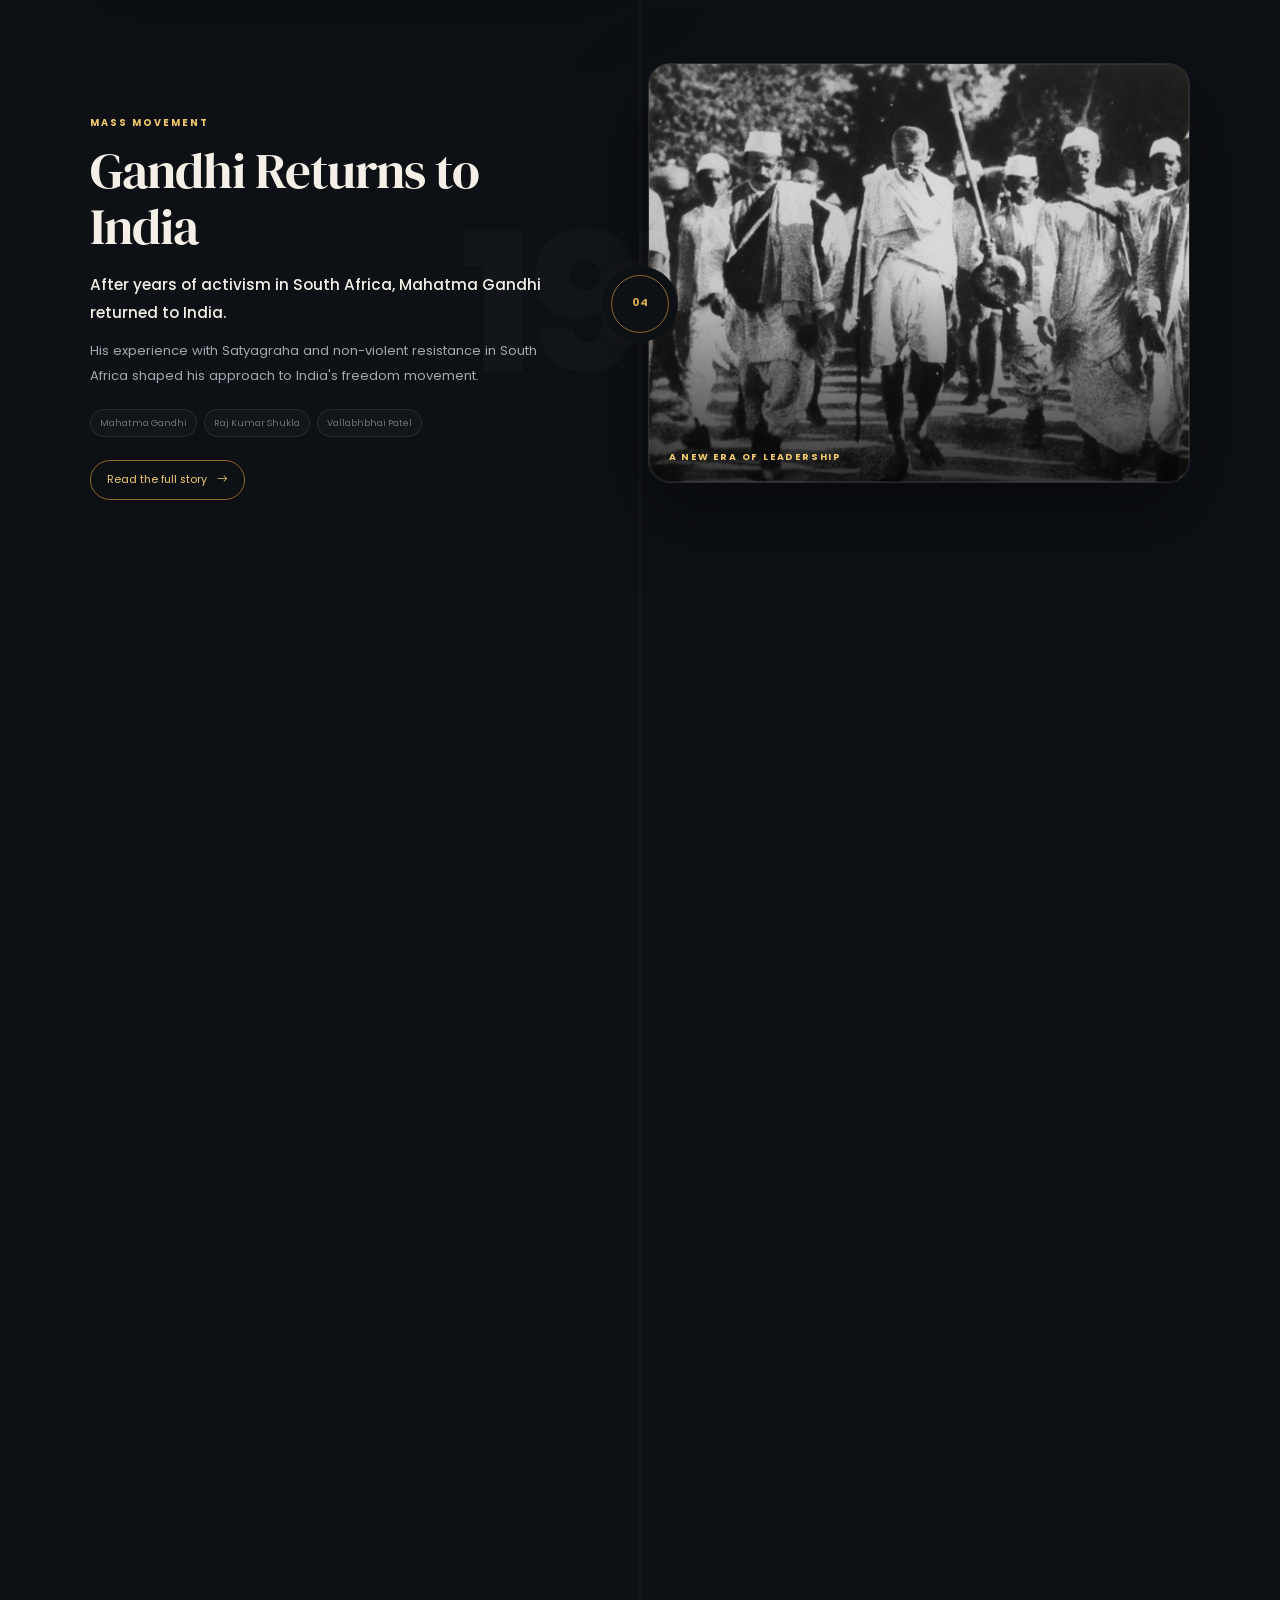
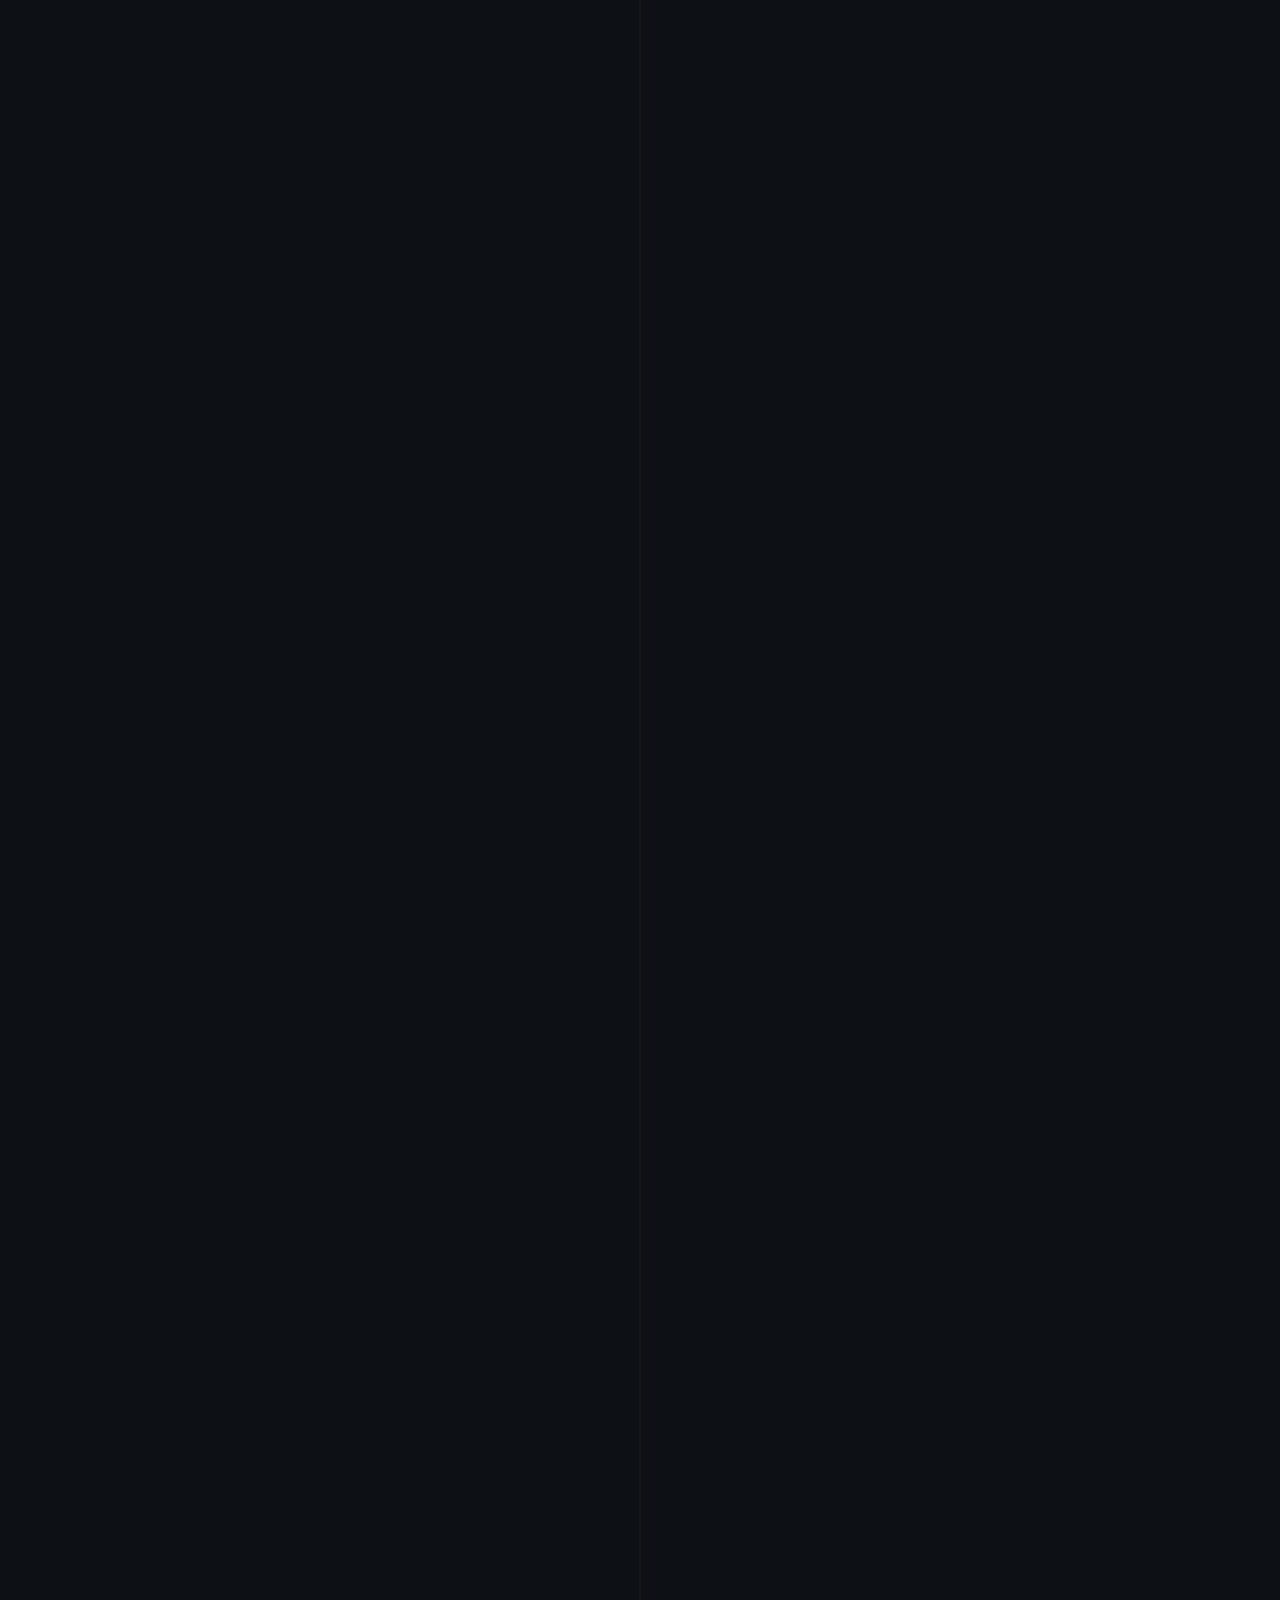
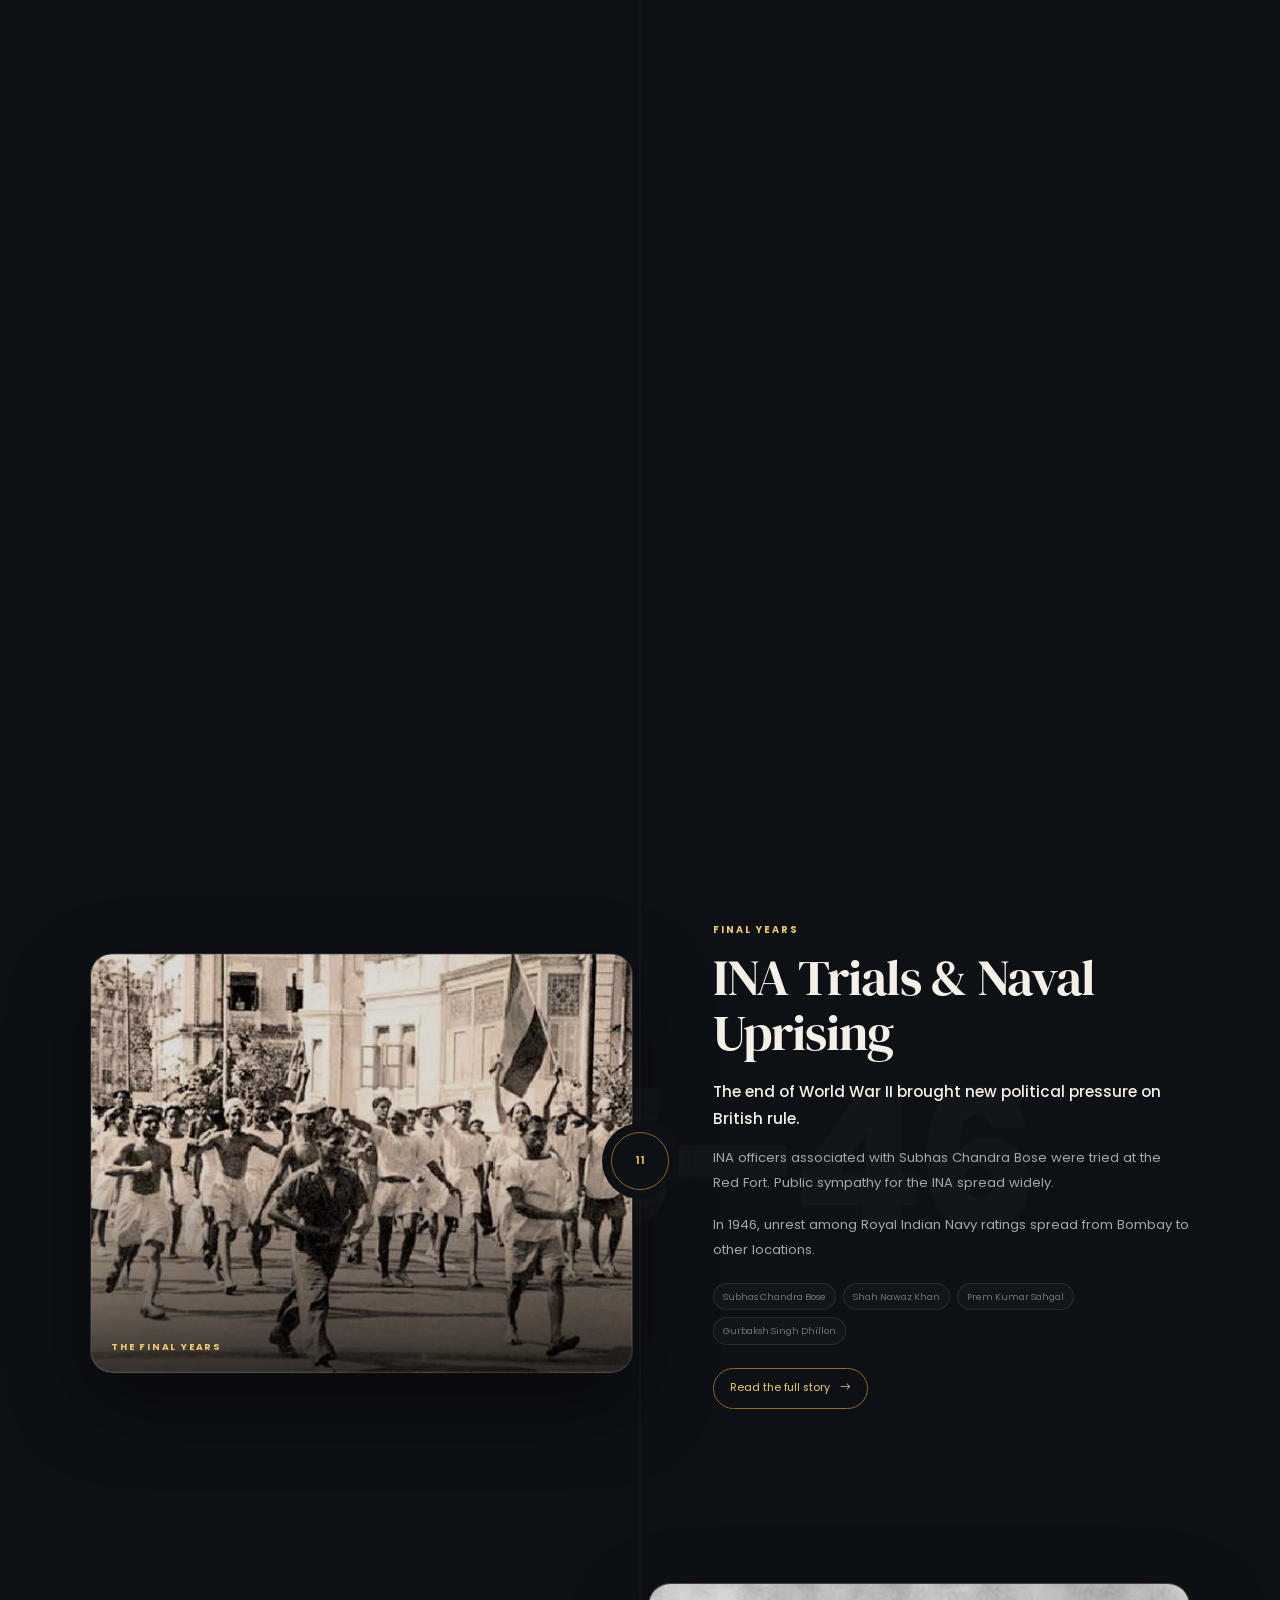
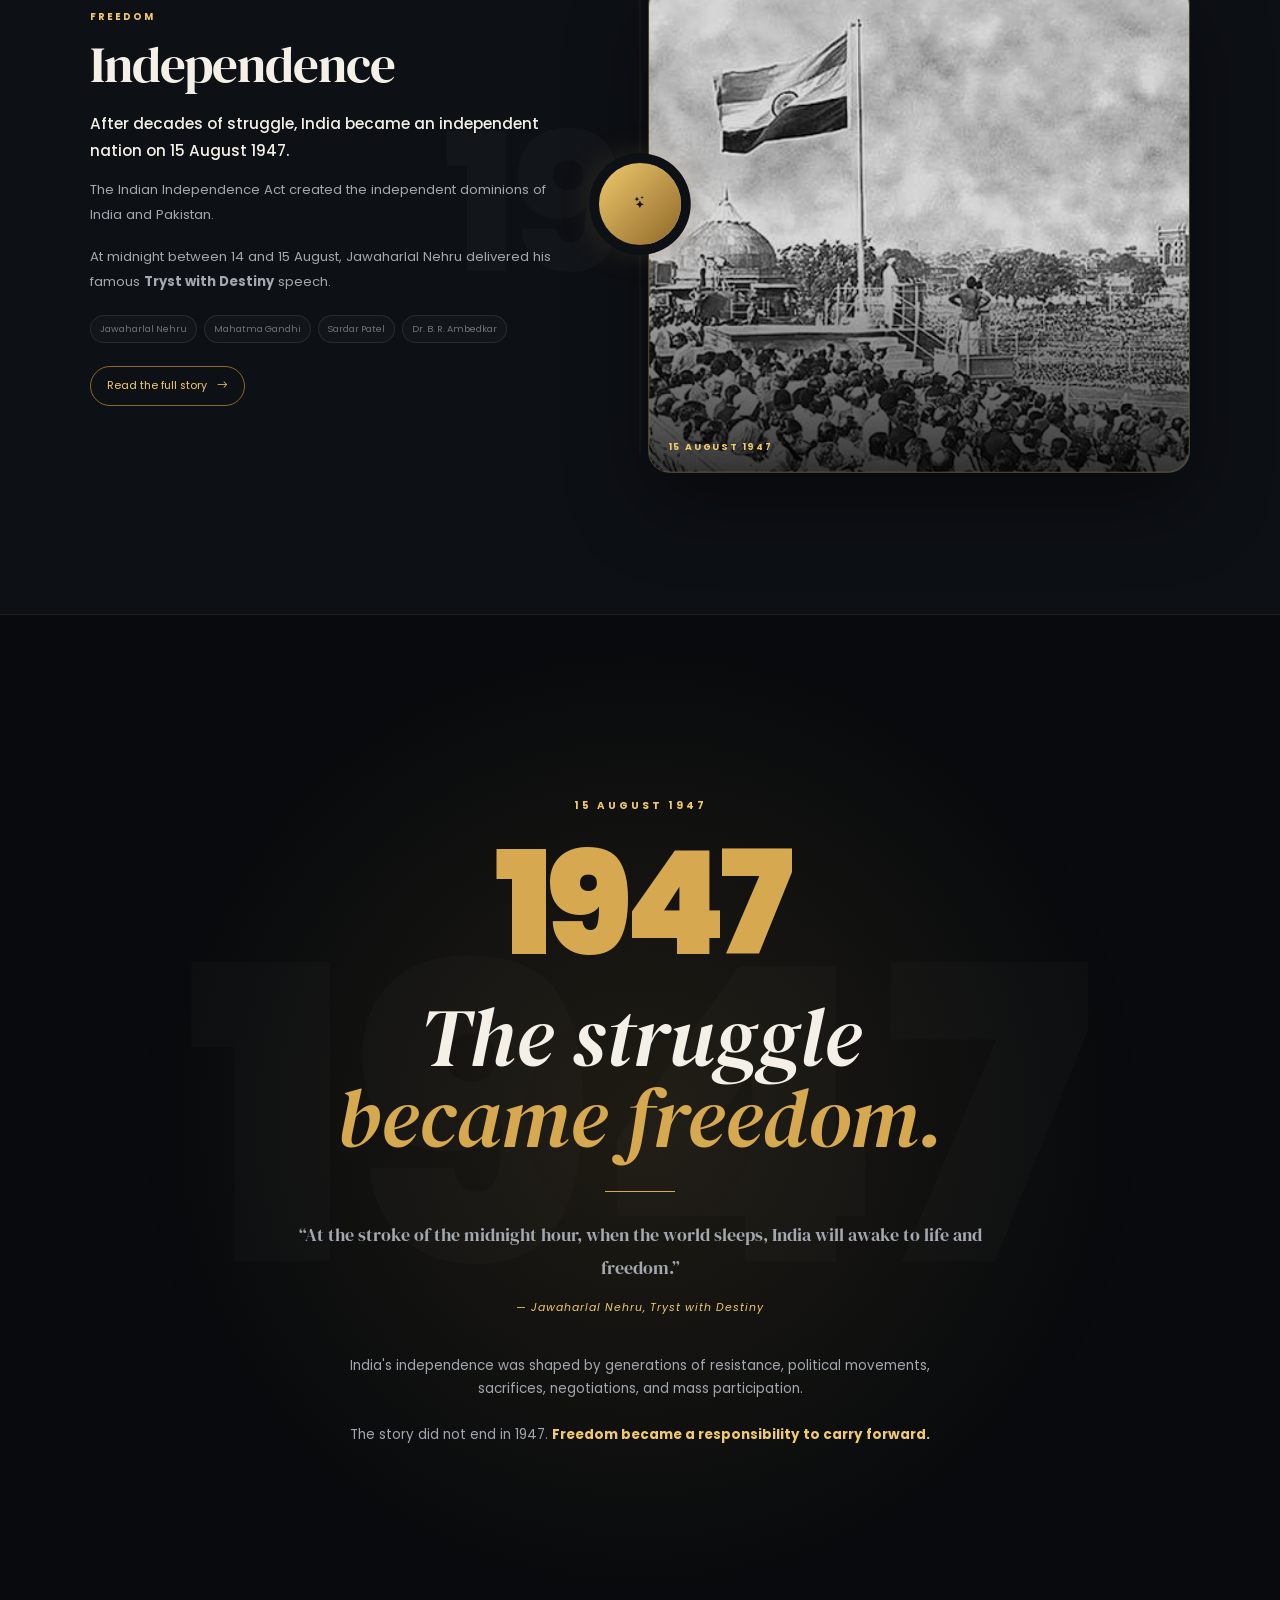
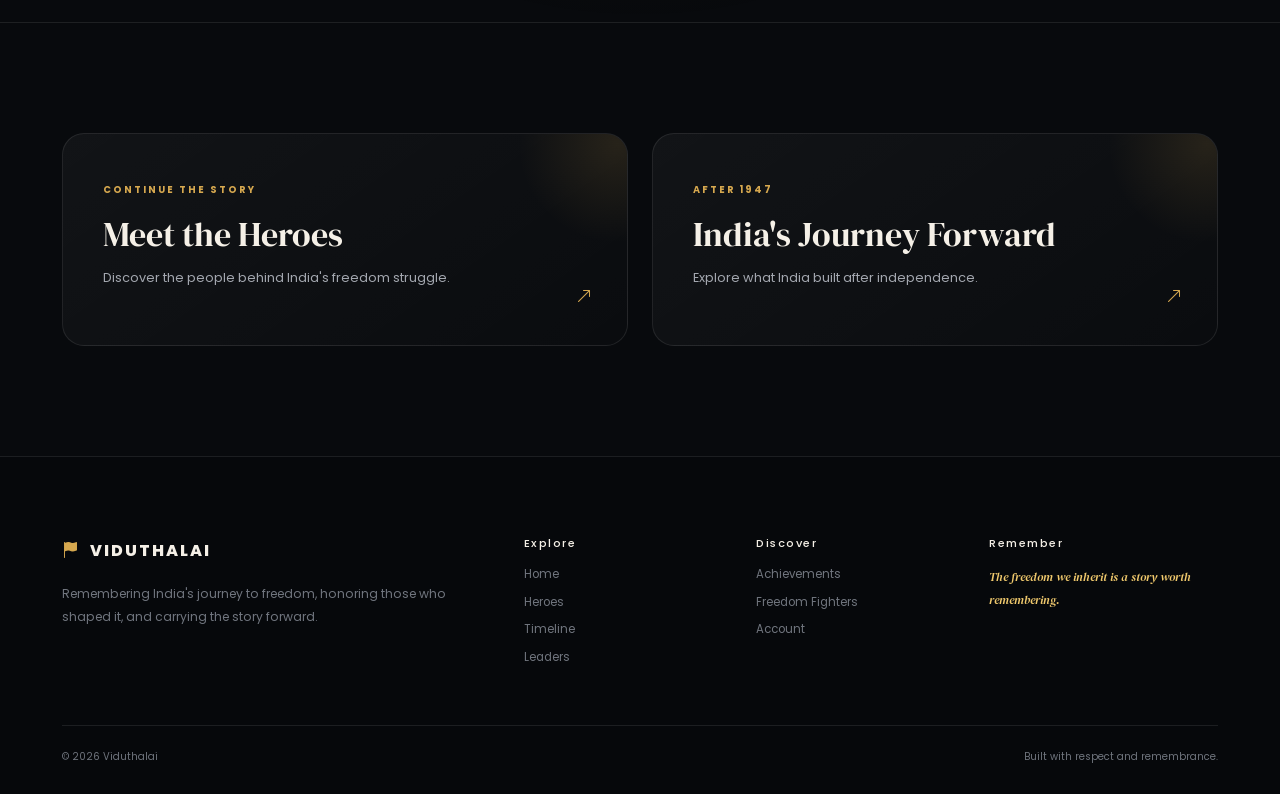
<file: HTML/timeline.html>
<!DOCTYPE html>
<html lang="en">

<head>

    <meta charset="UTF-8">

    <meta
        name="viewport"
        content="width=device-width, initial-scale=1.0"
    >

    <meta
        name="description"
        content="Explore India's journey to independence through the Viduthalai historical timeline."
    >

    <title>Timeline | Viduthalai</title>


    <!-- =====================================================
         BOOTSTRAP
    ====================================================== -->

    <link
        href="https://cdn.jsdelivr.net/npm/bootstrap@5.3.3/dist/css/bootstrap.min.css"
        rel="stylesheet"
    >


    <!-- =====================================================
         BOOTSTRAP ICONS
    ====================================================== -->

    <link
        rel="stylesheet"
        href="https://cdn.jsdelivr.net/npm/bootstrap-icons@1.11.3/font/bootstrap-icons.min.css"
    >


    <!-- =====================================================
         FONTS
    ====================================================== -->

    <link rel="preconnect" href="https://fonts.googleapis.com">

    <link
        rel="preconnect"
        href="https://fonts.gstatic.com"
        crossorigin
    >

    <link
        href="https://fonts.googleapis.com/css2?family=DM+Serif+Display&family=Poppins:wght@300;400;500;600;700;800&display=swap"
        rel="stylesheet"
    >


    <!-- =====================================================
         TIMELINE CSS
    ====================================================== -->

    <link
        rel="stylesheet"
        href="../CSS/timeline.css"
    >

</head>


<body>


<!-- =========================================================
     PAGE LOADER
========================================================= -->

<div
    class="page-loader"
    id="pageLoader"
    aria-hidden="true"
>

    <div class="loader-orbit"></div>

    <div class="loader-symbol">
        <i class="bi bi-flag-fill"></i>
    </div>

    <div class="loader-logo">
        VIDUTHALAI
    </div>

    <div class="loader-line">
        <span></span>
    </div>

    <div class="loader-subtitle">
        THE ROAD TO FREEDOM
    </div>

</div>


<!-- =========================================================
     SKIP LINK
========================================================= -->

<a
    href="#timeline"
    class="skip-link"
>
    Skip to timeline
</a>


<!-- =========================================================
     NAVBAR
========================================================= -->

<nav
    class="viduthalai-navbar"
    id="mainNavbar"
>

    <div class="nav-inner">


        <!-- BRAND -->

        <a
            href="home.html"
            class="brand"
            aria-label="Viduthalai Home"
        >

            <span class="brand-symbol">
                <i
                    class="bi bi-flag-fill"
                    aria-hidden="true"
                ></i>
            </span>

            <span class="brand-name">
                VIDUTHALAI
            </span>

        </a>


        <!-- =================================================
             CENTER NAVIGATION
        ================================================== -->

        <div class="desktop-navigation">

            <a href="home.html">
                Home
            </a>

            <a href="heroes.html">
                Heroes
            </a>

            <a
                href="timeline.html"
                class="active"
                aria-current="page"
            >
                Timeline
            </a>

            <a href="achievements.html">
                Achievements
            </a>

            <a href="leaders.html">
                Leaders
            </a>

        </div>


        <!-- =================================================
             DESKTOP AUTH
        ================================================== -->

        <div class="desktop-auth">

            <div
                id="authLoggedOut"
                class="auth-state"
            >

                <a
                    href="auth.html"
                    class="nav-account"
                >

                    <i
                        class="bi bi-person"
                        aria-hidden="true"
                    ></i>

                    <span>
                        Account
                    </span>

                </a>

            </div>


            <div
                id="authLoggedIn"
                class="auth-state"
            >

                <span class="user-label">

                    <i
                        class="bi bi-person-circle"
                        aria-hidden="true"
                    ></i>

                    <span id="navbarUsername">
                        User
                    </span>

                </span>

                <button
                    type="button"
                    id="logoutButton"
                    class="logout-button"
                >
                    Logout
                </button>

            </div>

        </div>


        <!-- =================================================
             MOBILE MENU BUTTON
        ================================================== -->

        <button
            type="button"
            class="mobile-menu-button"
            id="mobileMenuButton"
            aria-label="Open navigation"
            aria-expanded="false"
            aria-controls="mobileMenu"
        >

            <span></span>
            <span></span>
            <span></span>

        </button>

    </div>


    <!-- =====================================================
         MOBILE MENU
    ====================================================== -->

    <div
        class="mobile-menu"
        id="mobileMenu"
    >

        <a href="home.html">
            Home
        </a>

        <a href="heroes.html">
            Heroes
        </a>

        <a
            href="timeline.html"
            class="active"
        >
            Timeline
        </a>

        <a href="achievements.html">
            Achievements
        </a>

        <a href="leaders.html">
            Leaders
        </a>


        <div class="mobile-auth">

            <div
                id="mobileAuthLoggedOut"
                class="mobile-auth-state"
            >

                <a href="auth.html">

                    <i class="bi bi-person"></i>

                    Account

                </a>

            </div>


            <div
                id="mobileAuthLoggedIn"
                class="mobile-auth-state"
            >

                <span>

                    <i class="bi bi-person-circle"></i>

                    <span id="mobileNavbarUsername">
                        User
                    </span>

                </span>

                <button
                    type="button"
                    id="mobileLogoutButton"
                >
                    Logout
                </button>

            </div>

        </div>

    </div>

</nav>


<!-- =========================================================
     HERO
========================================================= -->

<header class="timeline-hero">


    <div
        class="timeline-hero-overlay"
        aria-hidden="true"
    ></div>


    <div
        class="timeline-gate"
        aria-hidden="true"
    >

        <img
            src="../images//india-gate-3.png"
            class="hero-gate-image"
            alt=""
            fetchpriority="high"
        >

    </div>


    <div
        class="gate-glow"
        aria-hidden="true"
    ></div>


    <div
        class="hero-particles"
        aria-hidden="true"
    ></div>


    <div class="container">

        <div class="timeline-hero-content">

            <span class="hero-kicker">

                <span></span>

                THE ROAD TO FREEDOM

            </span>


            <h1>

                From resistance

                <em>
                    to freedom.
                </em>

            </h1>


            <p>

                India's independence was not achieved
                in a single moment. It was shaped by
                generations of resistance, movements,
                sacrifices and an unbreakable desire
                to be free.

            </p>


            <div class="hero-meta">

                <div class="hero-stat">

                    <strong>
                        1857
                    </strong>

                    <span>
                        First major uprising
                    </span>

                </div>


                <div class="hero-stat">

                    <strong>
                        90
                    </strong>

                    <span>
                        Years of struggle
                    </span>

                </div>


                <div class="hero-stat">

                    <strong>
                        1947
                    </strong>

                    <span>
                        Independence
                    </span>

                </div>

            </div>

        </div>

    </div>


    <button
        type="button"
        class="hero-scroll"
        aria-label="Scroll to timeline"
    >

        <span>
            SCROLL TO EXPLORE
        </span>

        <i class="bi bi-arrow-down"></i>

    </button>


    <div
        class="hero-bottom-line"
        aria-hidden="true"
    ></div>

</header>


<!-- =========================================================
     INTRO
========================================================= -->

<section class="timeline-intro">

    <div class="container">

        <div class="intro-grid">

            <div>

                <span class="section-kicker">
                    A NATION'S STORY
                </span>

                <h2>

                    Every year carried

                    <span>
                        a chapter.
                    </span>

                </h2>

            </div>


            <div>

                <p>

                    Follow the moments that changed
                    India's political landscape, brought
                    millions into the freedom movement,
                    and ultimately transformed a colony
                    into an independent nation.

                </p>

            </div>

        </div>

    </div>

</section>


<!-- =========================================================
     FILTER NAVIGATION
========================================================= -->

<section
    class="timeline-navigation"
    id="timelineNavigation"
>

    <div class="container">

        <div class="timeline-nav-header">

            <div>

                <span class="section-kicker">
                    EXPLORE THE ERA
                </span>

                <h2>
                    Choose a chapter
                </h2>

            </div>


            <div class="timeline-count">

                <strong id="eventCount">
                    12
                </strong>

                <span>
                    EVENTS
                </span>

            </div>

        </div>


        <div
            class="filter-wrapper"
            role="tablist"
            aria-label="Timeline categories"
        >

            <button
                type="button"
                class="timeline-filter active"
                data-filter="all"
                aria-selected="true"
            >
                All
            </button>

            <button
                type="button"
                class="timeline-filter"
                data-filter="resistance"
                aria-selected="false"
            >
                Early Resistance
            </button>

            <button
                type="button"
                class="timeline-filter"
                data-filter="national"
                aria-selected="false"
            >
                National Movement
            </button>

            <button
                type="button"
                class="timeline-filter"
                data-filter="mass"
                aria-selected="false"
            >
                Mass Movements
            </button>

            <button
                type="button"
                class="timeline-filter"
                data-filter="political"
                aria-selected="false"
            >
                Political Change
            </button>

            <button
                type="button"
                class="timeline-filter"
                data-filter="final"
                aria-selected="false"
            >
                Final Years
            </button>

        </div>

    </div>

</section>


<!-- =========================================================
     TIMELINE
========================================================= -->

<main
    class="timeline-wrapper"
    id="timeline"
>

    <div class="container timeline-container">


        <!-- GOLD LINE -->

        <div
            class="timeline-line-track"
            aria-hidden="true"
        ></div>

        <div
            class="timeline-line"
            aria-hidden="true"
        ></div>


        <!-- =================================================
             01 — 1857
        ================================================== -->

        <article
            class="timeline-event"
            data-category="resistance"
            data-year="1857"
        >

            <div class="timeline-marker">
                <span>01</span>
            </div>

            <div class="timeline-year-large">
                1857
            </div>

            <div class="timeline-event-grid">

                <div class="timeline-image-side">

                    <div class="timeline-image-wrap">

                        <div class="image-frame"></div>

                        <img
                            src="../images//timeline-1857.jpg"
                            class="timeline-image"
                            alt="Revolt of 1857"
                            loading="lazy"
                        >

                        <span class="image-caption">
                            THE FIRST GREAT UPRISING
                        </span>

                    </div>

                </div>


                <div class="timeline-content">

                    <span class="event-category">
                        EARLY RESISTANCE
                    </span>

                    <h2>
                        The Revolt of 1857
                    </h2>

                    <p class="event-lead">
                        A major uprising against British
                        East India Company rule erupted
                        across northern and central India.
                    </p>

                    <p>
                        The revolt began among Indian
                        soldiers in the East India Company's
                        army and quickly spread to several
                        regions.
                    </p>

                    <div class="event-people">

                        <span>Rani Lakshmibai</span>
                        <span>Bahadur Shah Zafar</span>
                        <span>Nana Sahib</span>
                        <span>Tantia Tope</span>

                    </div>

                    <button
                        type="button"
                        class="story-button"
                        data-event="1857"
                    >
                        <span>
                            Read the full story
                        </span>

                        <i class="bi bi-arrow-right"></i>

                    </button>

                </div>

            </div>

        </article>


        <!-- =================================================
             02 — 1885
        ================================================== -->

        <article
            class="timeline-event reverse"
            data-category="national"
            data-year="1885"
        >

            <div class="timeline-marker">
                <span>02</span>
            </div>

            <div class="timeline-year-large">
                1885
            </div>

            <div class="timeline-event-grid">

                <div class="timeline-image-side">

                    <div class="timeline-image-wrap">

                        <div class="image-frame"></div>

                        <img
                            src="../images//timeline-1885.jpg"
                            class="timeline-image"
                            alt="Indian National Congress"
                            loading="lazy"
                        >

                        <span class="image-caption">
                            THE RISE OF ORGANIZED NATIONALISM
                        </span>

                    </div>

                </div>


                <div class="timeline-content">

                    <span class="event-category">
                        NATIONAL MOVEMENT
                    </span>

                    <h2>
                        Birth of the Indian National Congress
                    </h2>

                    <p class="event-lead">
                        A national political platform was
                        created for Indians to express their
                        political demands.
                    </p>

                    <p>
                        Founded in Bombay in 1885, the Indian
                        National Congress initially focused
                        on constitutional reform, political
                        representation and greater Indian
                        participation in administration.
                    </p>

                    <div class="event-people">

                        <span>A. O. Hume</span>
                        <span>Dadabhai Naoroji</span>
                        <span>W. C. Bonnerjee</span>

                    </div>

                    <button
                        type="button"
                        class="story-button"
                        data-event="1885"
                    >
                        <span>
                            Read the full story
                        </span>

                        <i class="bi bi-arrow-right"></i>

                    </button>

                </div>

            </div>

        </article>


        <!-- =================================================
             03 — 1905
        ================================================== -->

        <article
            class="timeline-event"
            data-category="national"
            data-year="1905"
        >

            <div class="timeline-marker">
                <span>03</span>
            </div>

            <div class="timeline-year-large">
                1905
            </div>

            <div class="timeline-event-grid">

                <div class="timeline-image-side">

                    <div class="timeline-image-wrap">

                        <div class="image-frame"></div>

                        <img
                            src="../images//timeline-1905.webp"
                            class="timeline-image"
                            alt="Swadeshi Movement"
                            loading="lazy"
                        >

                        <span class="image-caption">
                            SWADESHI &amp; SELF-RELIANCE
                        </span>

                    </div>

                </div>


                <div class="timeline-content">

                    <span class="event-category">
                        NATIONAL MOVEMENT
                    </span>

                    <h2>
                        Partition of Bengal
                    </h2>

                    <p class="event-lead">
                        The partition of Bengal triggered
                        widespread protests and gave rise
                        to the Swadeshi Movement.
                    </p>

                    <p>
                        Indians boycotted British goods,
                        promoted Indian-made products and
                        encouraged national education and
                        economic self-reliance.
                    </p>

                    <div class="event-people">

                        <span>Bal Gangadhar Tilak</span>
                        <span>Bipin Chandra Pal</span>
                        <span>Lala Lajpat Rai</span>
                        <span>Aurobindo Ghose</span>

                    </div>

                    <button
                        type="button"
                        class="story-button"
                        data-event="1905"
                    >
                        <span>
                            Read the full story
                        </span>

                        <i class="bi bi-arrow-right"></i>

                    </button>

                </div>

            </div>

        </article>


        <!-- =================================================
             04 — 1915
        ================================================== -->

        <article
            class="timeline-event reverse"
            data-category="mass"
            data-year="1915"
        >

            <div class="timeline-marker">
                <span>04</span>
            </div>

            <div class="timeline-year-large">
                1915
            </div>

            <div class="timeline-event-grid">

                <div class="timeline-image-side">

                    <div class="timeline-image-wrap">

                        <div class="image-frame"></div>

                        <img
                            src="../images//timeline-1915-1.jpg"
                            class="timeline-image"
                            alt="Gandhi returns to India"
                            loading="lazy"
                        >

                        <span class="image-caption">
                            A NEW ERA OF LEADERSHIP
                        </span>

                    </div>

                </div>


                <div class="timeline-content">

                    <span class="event-category">
                        MASS MOVEMENT
                    </span>

                    <h2>
                        Gandhi Returns to India
                    </h2>

                    <p class="event-lead">
                        After years of activism in South
                        Africa, Mahatma Gandhi returned
                        to India.
                    </p>

                    <p>
                        His experience with Satyagraha
                        and non-violent resistance in
                        South Africa shaped his approach
                        to India's freedom movement.
                    </p>

                    <div class="event-people">

                        <span>Mahatma Gandhi</span>
                        <span>Raj Kumar Shukla</span>
                        <span>Vallabhbhai Patel</span>

                    </div>

                    <button
                        type="button"
                        class="story-button"
                        data-event="1915"
                    >
                        <span>
                            Read the full story
                        </span>

                        <i class="bi bi-arrow-right"></i>

                    </button>

                </div>

            </div>

        </article>


        <!-- =================================================
             05 — 1919
        ================================================== -->

        <article
            class="timeline-event"
            data-category="political"
            data-year="1919"
        >

            <div class="timeline-marker">
                <span>05</span>
            </div>

            <div class="timeline-year-large">
                1919
            </div>

            <div class="timeline-event-grid">

                <div class="timeline-image-side">

                    <div class="timeline-image-wrap">

                        <div class="image-frame"></div>

                        <img
                            src="../images//timeline-1919.jpg"
                            class="timeline-image"
                            alt="Jallianwala Bagh"
                            loading="lazy"
                        >

                        <span class="image-caption">
                            A TURNING POINT
                        </span>

                    </div>

                </div>


                <div class="timeline-content">

                    <span class="event-category">
                        TURNING POINT
                    </span>

                    <h2>
                        Jallianwala Bagh
                    </h2>

                    <p class="event-lead">
                        On 13 April 1919, British troops
                        opened fire on a gathering at
                        Jallianwala Bagh in Amritsar.
                    </p>

                    <p>
                        The massacre shocked the country
                        and generated widespread anger
                        against British rule.
                    </p>

                    <div class="event-people">

                        <span>Mahatma Gandhi</span>
                        <span>Reginald Dyer</span>
                        <span>Rabindranath Tagore</span>

                    </div>

                    <button
                        type="button"
                        class="story-button"
                        data-event="1919"
                    >
                        <span>
                            Read the full story
                        </span>

                        <i class="bi bi-arrow-right"></i>

                    </button>

                </div>

            </div>

        </article>


        <!-- =================================================
             06 — 1920
        ================================================== -->

        <article
            class="timeline-event reverse"
            data-category="mass"
            data-year="1920"
        >

            <div class="timeline-marker">
                <span>06</span>
            </div>

            <div class="timeline-year-large">
                1920
            </div>

            <div class="timeline-event-grid">

                <div class="timeline-image-side">

                    <div class="timeline-image-wrap">

                        <div class="image-frame"></div>

                        <img
                            src="../images//timeline-1920.jpeg"
                            class="timeline-image"
                            alt="Non Cooperation Movement"
                            loading="lazy"
                        >

                        <span class="image-caption">
                            MASS NON-COOPERATION
                        </span>

                    </div>

                </div>


                <div class="timeline-content">

                    <span class="event-category">
                        MASS MOVEMENT
                    </span>

                    <h2>
                        Non-Cooperation Movement
                    </h2>

                    <p class="event-lead">
                        Gandhi encouraged Indians to withdraw
                        cooperation from British institutions.
                    </p>

                    <p>
                        People boycotted government schools,
                        colleges, courts, titles and British
                        goods. The movement brought millions
                        into active participation.
                    </p>

                    <div class="event-people">

                        <span>Mahatma Gandhi</span>
                        <span>Ali Brothers</span>
                        <span>C. R. Das</span>
                        <span>Motilal Nehru</span>

                    </div>

                    <button
                        type="button"
                        class="story-button"
                        data-event="1920"
                    >
                        <span>
                            Read the full story
                        </span>

                        <i class="bi bi-arrow-right"></i>

                    </button>

                </div>

            </div>

        </article>


        <!-- =================================================
             07 — 1930
        ================================================== -->

        <article
            class="timeline-event"
            data-category="mass"
            data-year="1930"
        >

            <div class="timeline-marker">
                <span>07</span>
            </div>

            <div class="timeline-year-large">
                1930
            </div>

            <div class="timeline-event-grid">

                <div class="timeline-image-side">

                    <div class="timeline-image-wrap">

                        <div class="image-frame"></div>

                        <img
                            src="../images//dandi-march-1.jpeg"
                            class="timeline-image"
                            alt="Dandi March"
                            loading="lazy"
                        >

                        <span class="image-caption">
                            THE SALT MARCH
                        </span>

                    </div>

                </div>


                <div class="timeline-content">

                    <span class="event-category">
                        MASS MOVEMENT
                    </span>

                    <h2>
                        Dandi March
                    </h2>

                    <p class="event-lead">
                        Gandhi's Salt March became one of
                        the most recognizable acts of
                        civil disobedience.
                    </p>

                    <p>
                        Beginning on 12 March 1930, Gandhi
                        marched from Sabarmati Ashram to
                        Dandi. On 6 April he broke the
                        salt law by producing salt.
                    </p>

                    <div class="event-people">

                        <span>Mahatma Gandhi</span>
                        <span>Sarojini Naidu</span>
                        <span>Abbas Tyabji</span>
                        <span>C. Rajagopalachari</span>

                    </div>

                    <button
                        type="button"
                        class="story-button"
                        data-event="1930"
                    >
                        <span>
                            Read the full story
                        </span>

                        <i class="bi bi-arrow-right"></i>

                    </button>

                </div>

            </div>

        </article>


        <!-- =================================================
             08 — 1931
        ================================================== -->

        <article
            class="timeline-event reverse"
            data-category="political"
            data-year="1931"
        >

            <div class="timeline-marker">
                <span>08</span>
            </div>

            <div class="timeline-year-large">
                1931
            </div>

            <div class="timeline-event-grid">

                <div class="timeline-image-side">

                    <div class="timeline-image-wrap">

                        <div class="image-frame"></div>

                        <img
                            src="../images//timeline-1931-1.jpg"
                            class="timeline-image"
                            alt="Gandhi Irwin Pact"
                            loading="lazy"
                        >

                        <span class="image-caption">
                            NEGOTIATION &amp; POLITICS
                        </span>

                    </div>

                </div>


                <div class="timeline-content">

                    <span class="event-category">
                        POLITICAL NEGOTIATION
                    </span>

                    <h2>
                        Gandhi-Irwin Pact
                    </h2>

                    <p class="event-lead">
                        Gandhi and Viceroy Lord Irwin
                        entered negotiations during
                        a crucial period of the movement.
                    </p>

                    <p>
                        The agreement included the release
                        of many political prisoners and
                        temporarily ended the Civil
                        Disobedience Movement.
                    </p>

                    <div class="event-people">

                        <span>Mahatma Gandhi</span>
                        <span>Lord Irwin</span>

                    </div>

                    <button
                        type="button"
                        class="story-button"
                        data-event="1931"
                    >
                        <span>
                            Read the full story
                        </span>

                        <i class="bi bi-arrow-right"></i>

                    </button>

                </div>

            </div>

        </article>


        <!-- =================================================
             09 — 1935
        ================================================== -->

        <article
            class="timeline-event"
            data-category="political"
            data-year="1935"
        >

            <div class="timeline-marker">
                <span>09</span>
            </div>

            <div class="timeline-year-large">
                1935
            </div>

            <div class="timeline-event-grid">

                <div class="timeline-image-side">

                    <div class="timeline-image-wrap">

                        <div class="image-frame"></div>

                        <img
                            src="../images//timeline-1935-1.jpg"
                            class="timeline-image"
                            alt="Government of India Act"
                            loading="lazy"
                        >

                        <span class="image-caption">
                            CONSTITUTIONAL CHANGE
                        </span>

                    </div>

                </div>


                <div class="timeline-content">

                    <span class="event-category">
                        CONSTITUTIONAL DEVELOPMENT
                    </span>

                    <h2>
                        Government of India Act
                    </h2>

                    <p class="event-lead">
                        A major constitutional reform
                        introduced expanded provincial
                        autonomy.
                    </p>

                    <p>
                        The Act created provincial
                        legislatures with increased powers.
                        Indian political parties later
                        participated in provincial elections
                        in 1937.
                    </p>

                    <div class="event-people">

                        <span>Indian National Congress</span>
                        <span>British Government</span>

                    </div>

                    <button
                        type="button"
                        class="story-button"
                        data-event="1935"
                    >
                        <span>
                            Read the full story
                        </span>

                        <i class="bi bi-arrow-right"></i>

                    </button>

                </div>

            </div>

        </article>


        <!-- =================================================
             10 — 1942
        ================================================== -->

        <article
            class="timeline-event reverse"
            data-category="mass"
            data-year="1942"
        >

            <div class="timeline-marker">
                <span>10</span>
            </div>

            <div class="timeline-year-large">
                1942
            </div>

            <div class="timeline-event-grid">

                <div class="timeline-image-side">

                    <div class="timeline-image-wrap">

                        <div class="image-frame"></div>

                        <img
                            src="../images//timeline-1942.avif"
                            class="timeline-image"
                            alt="Quit India Movement"
                            loading="lazy"
                        >

                        <span class="image-caption">
                            DO OR DIE
                        </span>

                    </div>

                </div>


                <div class="timeline-content">

                    <span class="event-category">
                        MASS MOVEMENT
                    </span>

                    <h2>
                        Quit India Movement
                    </h2>

                    <p class="event-lead">
                        India demanded an immediate end
                        to British rule in August 1942.
                    </p>

                    <p>
                        Gandhi called for the British to
                        leave India. Major leaders were
                        arrested, but protests, strikes and
                        underground resistance continued.
                    </p>

                    <div class="quote-inline">
                        “Do or Die.”
                    </div>

                    <div class="event-people">

                        <span>Mahatma Gandhi</span>
                        <span>Jawaharlal Nehru</span>
                        <span>Aruna Asaf Ali</span>
                        <span>Usha Mehta</span>

                    </div>

                    <button
                        type="button"
                        class="story-button"
                        data-event="1942"
                    >
                        <span>
                            Read the full story
                        </span>

                        <i class="bi bi-arrow-right"></i>

                    </button>

                </div>

            </div>

        </article>


        <!-- =================================================
             11 — 1945–46
        ================================================== -->

        <article
            class="timeline-event"
            data-category="final"
            data-year="1945"
        >

            <div class="timeline-marker">
                <span>11</span>
            </div>

            <div class="timeline-year-large">
                1945–46
            </div>

            <div class="timeline-event-grid">

                <div class="timeline-image-side">

                    <div class="timeline-image-wrap">

                        <div class="image-frame"></div>

                        <img
                            src="../images//timeline-1946.jpeg"
                            class="timeline-image"
                            alt="INA Trials"
                            loading="lazy"
                        >

                        <span class="image-caption">
                            THE FINAL YEARS
                        </span>

                    </div>

                </div>


                <div class="timeline-content">

                    <span class="event-category">
                        FINAL YEARS
                    </span>

                    <h2>
                        INA Trials &amp; Naval Uprising
                    </h2>

                    <p class="event-lead">
                        The end of World War II brought
                        new political pressure on British
                        rule.
                    </p>

                    <p>
                        INA officers associated with Subhas
                        Chandra Bose were tried at the Red
                        Fort. Public sympathy for the INA
                        spread widely.
                    </p>

                    <p>
                        In 1946, unrest among Royal Indian
                        Navy ratings spread from Bombay
                        to other locations.
                    </p>

                    <div class="event-people">

                        <span>Subhas Chandra Bose</span>
                        <span>Shah Nawaz Khan</span>
                        <span>Prem Kumar Sahgal</span>
                        <span>Gurbaksh Singh Dhillon</span>

                    </div>

                    <button
                        type="button"
                        class="story-button"
                        data-event="1945"
                    >
                        <span>
                            Read the full story
                        </span>

                        <i class="bi bi-arrow-right"></i>

                    </button>

                </div>

            </div>

        </article>


        <!-- =================================================
             12 — 1947
        ================================================== -->

        <article
            class="timeline-event reverse final-event"
            data-category="final"
            data-year="1947"
        >

            <div class="timeline-marker final-marker">

                <i class="bi bi-stars"></i>

            </div>

            <div class="timeline-year-large">
                1947
            </div>

            <div class="timeline-event-grid">

                <div class="timeline-image-side">

                    <div class="timeline-image-wrap">

                        <div class="image-frame"></div>

                        <img
                            src="../images//timeline-1947.jpeg"
                            class="timeline-image"
                            alt="Indian Independence"
                            loading="lazy"
                        >

                        <span class="image-caption">
                            15 AUGUST 1947
                        </span>

                    </div>

                </div>


                <div class="timeline-content">

                    <span class="event-category">
                        FREEDOM
                    </span>

                    <h2>
                        Independence
                    </h2>

                    <p class="event-lead">
                        After decades of struggle, India
                        became an independent nation on
                        15 August 1947.
                    </p>

                    <p>
                        The Indian Independence Act created
                        the independent dominions of India
                        and Pakistan.
                    </p>

                    <p>
                        At midnight between 14 and 15 August,
                        Jawaharlal Nehru delivered his famous
                        <strong>Tryst with Destiny</strong>
                        speech.
                    </p>

                    <div class="event-people">

                        <span>Jawaharlal Nehru</span>
                        <span>Mahatma Gandhi</span>
                        <span>Sardar Patel</span>
                        <span>Dr. B. R. Ambedkar</span>

                    </div>

                    <button
                        type="button"
                        class="story-button"
                        data-event="1947"
                    >
                        <span>
                            Read the full story
                        </span>

                        <i class="bi bi-arrow-right"></i>

                    </button>

                </div>

            </div>

        </article>


    </div>

</main>


<!-- =========================================================
     FINALE
========================================================= -->

<section class="freedom-finale">

    <div class="container">

        <div class="finale-content">

            <span class="section-kicker">
                15 AUGUST 1947
            </span>

            <div class="finale-year">
                1947
            </div>

            <h2>

                The struggle

                <span>
                    became freedom.
                </span>

            </h2>

            <div
                class="finale-line"
                aria-hidden="true"
            ></div>

            <blockquote>
                “At the stroke of the midnight hour,
                when the world sleeps, India will awake
                to life and freedom.”
            </blockquote>

            <cite>
                — Jawaharlal Nehru, Tryst with Destiny
            </cite>

            <p>

                India's independence was shaped by
                generations of resistance, political
                movements, sacrifices, negotiations,
                and mass participation.

                <br><br>

                The story did not end in 1947.

                <strong>
                    Freedom became a responsibility
                    to carry forward.
                </strong>

            </p>

        </div>

    </div>

</section>


<!-- =========================================================
     NEXT CHAPTER
========================================================= -->

<section class="next-chapter">

    <div class="container">

        <div class="next-grid">

            <a
                href="heroes.html"
                class="next-card"
            >

                <span>
                    CONTINUE THE STORY
                </span>

                <h3>
                    Meet the Heroes
                </h3>

                <p>
                    Discover the people behind
                    India's freedom struggle.
                </p>

                <i class="bi bi-arrow-up-right"></i>

            </a>


            <a
                href="achievements.html"
                class="next-card"
            >

                <span>
                    AFTER 1947
                </span>

                <h3>
                    India's Journey Forward
                </h3>

                <p>
                    Explore what India built
                    after independence.
                </p>

                <i class="bi bi-arrow-up-right"></i>

            </a>

        </div>

    </div>

</section>


<!-- =========================================================
     FOOTER
========================================================= -->

<footer class="timeline-footer">

    <div class="container">

        <div class="footer-grid">


            <div class="footer-brand">

                <a
                    href="home.html"
                    class="footer-logo"
                >

                    <i class="bi bi-flag-fill"></i>

                    <span>
                        VIDUTHALAI
                    </span>

                </a>

                <p>
                    Remembering India's journey to freedom,
                    honoring those who shaped it, and
                    carrying the story forward.
                </p>

            </div>


            <div>

                <h4>
                    Explore
                </h4>

                <a href="home.html">
                    Home
                </a>

                <a href="heroes.html">
                    Heroes
                </a>

                <a href="timeline.html">
                    Timeline
                </a>

                <a href="leaders.html">
                    Leaders
                </a>

            </div>


            <div>

                <h4>
                    Discover
                </h4>

                <a href="achievements.html">
                    Achievements
                </a>

                <a href="heroes.html">
                    Freedom Fighters
                </a>

                <a href="auth.html">
                    Account
                </a>

            </div>


            <div>

                <h4>
                    Remember
                </h4>

                <p class="footer-quote">
                    The freedom we inherit
                    is a story worth remembering.
                </p>

            </div>

        </div>


        <div class="footer-bottom">

            <span>
                ©
                <span id="currentYear"></span>
                Viduthalai
            </span>

            <span>
                Built with respect and remembrance.
            </span>

        </div>

    </div>

</footer>


<script src="../JAVASCRIPT/timeline.js"></script>

</body>

</html>
</file>
<file: CSS/achievements.css>
/* =========================================================
   VIDUTHALAI — ACHIEVEMENTS
   PREMIUM CINEMATIC ARCHIVE
   VANILLA CSS
   NO GSAP
========================================================= */


/* =========================================================
   ROOT
========================================================= */

:root {

    --black: #050608;
    --black-2: #090b10;
    --black-3: #0e1117;
    --black-4: #151922;

    --cream: #eee8dc;
    --cream-soft: #c9c5bc;

    --gold: #d4a94f;
    --gold-light: #edcf7a;

    --muted: #777b82;

    --line: rgba(255,255,255,.08);
    --gold-line: rgba(212,169,79,.28);

    --serif: "DM Serif Display", serif;
    --sans: "Inter", sans-serif;

    --ease: cubic-bezier(.22,.61,.36,1);

    --nav-height: 82px;
}


/* =========================================================
   RESET
========================================================= */

* {
    margin: 0;
    padding: 0;
    box-sizing: border-box;
}

html {
    scroll-behavior: smooth;
}

body {
    background: var(--black);
    color: var(--cream);
    font-family: var(--sans);
    overflow-x: hidden;
}

body.menu-open {
    overflow: hidden;
}

a {
    color: inherit;
    text-decoration: none;
}

button {
    font: inherit;
}

img {
    display: block;
    max-width: 100%;
}

::selection {
    background: var(--gold);
    color: var(--black);
}


/* =========================================================
   SCROLLBAR
========================================================= */

::-webkit-scrollbar {
    width: 7px;
}

::-webkit-scrollbar-track {
    background: var(--black);
}

::-webkit-scrollbar-thumb {
    background: rgba(212,169,79,.45);
}

::-webkit-scrollbar-thumb:hover {
    background: var(--gold);
}


/* =========================================================
   LOADER
========================================================= */

.page-loader {
    position: fixed;
    inset: 0;
    z-index: 99999;

    display: flex;
    align-items: center;
    justify-content: center;

    background: var(--black);

    transition:
        opacity .8s var(--ease),
        visibility .8s var(--ease);
}

.page-loader.loaded {
    opacity: 0;
    visibility: hidden;
}

.loader-inner {
    text-align: center;
}

.loader-symbol {
    width: 54px;
    height: 54px;

    margin: 0 auto 22px;

    display: flex;
    align-items: center;
    justify-content: center;

    border: 1px solid var(--gold-line);

    color: var(--gold);

    font-size: 21px;

    animation: loaderPulse 1.5s infinite;
}

.loader-brand {
    font-size: 15px;
    letter-spacing: .35em;
    font-weight: 700;
}

.loader-line {
    width: 130px;
    height: 1px;

    margin: 15px auto;

    background: linear-gradient(
        90deg,
        transparent,
        var(--gold),
        transparent
    );

    animation: loaderLine 1.4s infinite;
}

.loader-sub {
    color: var(--muted);
    font-size: 8px;
    letter-spacing: .35em;
}

@keyframes loaderPulse {
    50% {
        transform: scale(1.08);
    }
}

@keyframes loaderLine {
    0% {
        transform: scaleX(.2);
        opacity: .3;
    }

    50% {
        transform: scaleX(1);
        opacity: 1;
    }

    100% {
        transform: scaleX(.2);
        opacity: .3;
    }
}


/* =========================================================
   CURSOR
========================================================= */

.cursor-dot,
.cursor-ring {
    position: fixed;
    pointer-events: none;
    z-index: 100000;

    transform: translate(-50%, -50%);
}

.cursor-dot {
    width: 5px;
    height: 5px;

    border-radius: 50%;

    background: var(--gold);
}

.cursor-ring {
    width: 32px;
    height: 32px;

    border: 1px solid rgba(212,169,79,.55);
    border-radius: 50%;

    transition:
        width .2s ease,
        height .2s ease,
        background .2s ease;
}

.cursor-ring.hover {
    width: 52px;
    height: 52px;
    background: rgba(212,169,79,.08);
}

@media (max-width: 900px) {

    .cursor-dot,
    .cursor-ring {
        display: none;
    }

}


/* =========================================================
   NAVBAR
========================================================= */

.viduthalai-navbar {
    position: fixed;
    top: 0;
    left: 0;

    width: 100%;

    z-index: 5000;

    background:
        linear-gradient(
            180deg,
            rgba(5,6,8,.92),
            rgba(5,6,8,.48),
            transparent
        );

    transition:
        transform .45s var(--ease),
        background .45s ease;
}

.viduthalai-navbar.scrolled {
    background: rgba(5,6,8,.94);
    backdrop-filter: blur(18px);
    border-bottom: 1px solid var(--line);
}

.viduthalai-navbar.nav-hidden {
    transform: translateY(-100%);
}

.navbar-inner {
    width: min(1400px, calc(100% - 70px));
    min-height: var(--nav-height);

    margin: auto;

    display: grid;
    grid-template-columns: 1fr auto 1fr;
    align-items: center;
    gap: 35px;
}


/* BRAND */

.brand {
    display: inline-flex;
    align-items: center;
    gap: 12px;

    width: max-content;
}

.brand-symbol {
    width: 39px;
    height: 39px;

    display: flex;
    align-items: center;
    justify-content: center;

    border: 1px solid var(--gold);

    color: var(--gold);

    font-family: var(--serif);
    font-size: 20px;

    transform: rotate(45deg);
}

.brand-symbol span {
    transform: rotate(-45deg);
}

.brand-copy {
    display: flex;
    flex-direction: column;
}

.brand-name {
    font-size: 14px;
    font-weight: 800;
    letter-spacing: .28em;
}

.brand-tagline {
    margin-top: 2px;

    color: var(--muted);

    font-size: 7px;
    letter-spacing: .28em;
}


/* DESKTOP NAV */

.desktop-navigation {
    display: flex;
    align-items: center;
    justify-content: center;
    gap: 30px;
}

.nav-link {
    position: relative;

    color: rgba(238,232,220,.62);

    font-size: 10px;
    font-weight: 600;
    letter-spacing: .17em;

    padding: 10px 0;

    transition: color .3s ease;
}

.nav-link::after {
    content: "";

    position: absolute;
    left: 0;
    bottom: 3px;

    width: 0;
    height: 1px;

    background: var(--gold);

    transition: width .35s var(--ease);
}

.nav-link:hover,
.nav-link.active {
    color: var(--cream);
}

.nav-link:hover::after,
.nav-link.active::after {
    width: 100%;
}


/* AUTH */

.nav-auth {
    justify-self: end;
}

.auth-logged-out,
.auth-logged-in {
    display: flex;
    align-items: center;
    gap: 16px;
}

.login-link {
    color: var(--cream-soft);

    font-size: 9px;
    font-weight: 600;
    letter-spacing: .18em;
}

.signup-button {
    padding: 11px 17px;

    border: 1px solid var(--gold-line);

    color: var(--gold-light);

    font-size: 9px;
    font-weight: 700;
    letter-spacing: .16em;

    transition:
        background .3s ease,
        color .3s ease,
        border-color .3s ease;
}

.signup-button:hover {
    background: var(--gold);
    border-color: var(--gold);
    color: var(--black);
}

.auth-logged-in {
    display: none;
}

.welcome-user {
    color: var(--cream-soft);

    font-size: 10px;
    letter-spacing: .1em;
}

.welcome-user i {
    margin-right: 6px;
    color: var(--gold);
}

.logout-button {
    border: 1px solid var(--line);
    background: transparent;

    color: var(--cream-soft);

    padding: 9px 13px;

    font-size: 8px;
    letter-spacing: .14em;

    cursor: pointer;
}

.logout-button:hover {
    border-color: var(--gold-line);
    color: var(--gold);
}


/* MOBILE BUTTON */

.mobile-menu-button {
    display: none;

    width: 42px;
    height: 42px;

    border: 1px solid var(--line);
    background: transparent;

    align-items: center;
    justify-content: center;
    flex-direction: column;
    gap: 5px;

    cursor: pointer;
}

.mobile-menu-button span {
    width: 19px;
    height: 1px;
    background: var(--cream);
    transition: transform .3s ease;
}

.mobile-menu-button.open span:nth-child(1) {
    transform: translateY(6px) rotate(45deg);
}

.mobile-menu-button.open span:nth-child(2) {
    opacity: 0;
}

.mobile-menu-button.open span:nth-child(3) {
    transform: translateY(-6px) rotate(-45deg);
}


/* MOBILE MENU */

.mobile-menu {
    position: fixed;
    inset: var(--nav-height) 0 0;

    background: rgba(5,6,8,.98);

    visibility: hidden;
    opacity: 0;

    transform: translateY(-15px);

    transition:
        opacity .35s ease,
        visibility .35s ease,
        transform .35s var(--ease);

    overflow-y: auto;
}

.mobile-menu.open {
    opacity: 1;
    visibility: visible;
    transform: translateY(0);
}

.mobile-menu-inner {
    padding: 30px;
}

.mobile-nav-link {
    display: flex;
    align-items: center;
    gap: 18px;

    padding: 19px 0;

    border-bottom: 1px solid var(--line);

    color: var(--cream-soft);

    font-size: 15px;
    letter-spacing: .14em;
}

.mobile-nav-link span {
    color: var(--gold);
    font-size: 9px;
}

.mobile-nav-link.active {
    color: var(--gold-light);
}

.mobile-auth {
    padding-top: 30px;
}

.mobile-auth-logged-out,
.mobile-auth-logged-in {
    display: flex;
    gap: 10px;
}

.mobile-login,
.mobile-signup,
.mobile-auth-logged-in button {
    flex: 1;

    padding: 14px;

    text-align: center;

    border: 1px solid var(--line);

    font-size: 9px;
    letter-spacing: .15em;
}

.mobile-signup {
    border-color: var(--gold-line);
    color: var(--gold-light);
}

.mobile-auth-logged-in {
    display: none;
    align-items: center;
    justify-content: space-between;
}

.mobile-auth-logged-in button {
    flex: 0 0 auto;
    background: transparent;
    color: var(--cream);
}


/* =========================================================
   HERO
========================================================= */

.achievement-hero {
    position: relative;

    min-height: 100vh;
    min-height: 100svh;

    overflow: hidden;

    display: flex;
    align-items: center;
}

.achievement-hero-background {
    position: absolute;
    inset: 0;
    z-index: -2;
}

.achievement-hero-background img {
    width: 100%;
    height: 100%;

    object-fit: cover;
    object-position: center;

    transform: scale(1.04);

    filter:
        saturate(.9)
        contrast(1.08)
        brightness(.92);

    transition: transform 1.5s var(--ease);
}

.hero-dark-overlay {
    position: absolute;
    inset: 0;

    background:
        linear-gradient(
            90deg,
            rgba(5,6,8,.97) 0%,
            rgba(5,6,8,.78) 35%,
            rgba(5,6,8,.35) 65%,
            rgba(5,6,8,.82) 100%
        ),
        linear-gradient(
            180deg,
            rgba(5,6,8,.75),
            transparent 35%,
            rgba(5,6,8,.95)
        );
}

.hero-gold-glow {
    position: absolute;

    width: 600px;
    height: 600px;

    right: 5%;
    top: 15%;

    border-radius: 50%;

    background: radial-gradient(
        circle,
        rgba(212,169,79,.17),
        transparent 68%
    );

    filter: blur(10px);

    pointer-events: none;
}

.hero-grain {
    position: absolute;
    inset: 0;

    opacity: .1;

    background-image:
        url("data:image/svg+xml,%3Csvg viewBox='0 0 180 180' xmlns='http://www.w3.org/2000/svg'%3E%3Cfilter id='n'%3E%3CfeTurbulence type='fractalNoise' baseFrequency='.9' numOctaves='4' stitchTiles='stitch'/%3E%3C/filter%3E%3Crect width='100%25' height='100%25' filter='url(%23n)' opacity='.6'/%3E%3C/svg%3E");

    pointer-events: none;
}

.hero-orbit {
    position: absolute;

    border: 1px solid rgba(212,169,79,.11);

    border-radius: 50%;

    pointer-events: none;

    animation: orbitFloat 15s linear infinite;
}

.orbit-one {
    width: 620px;
    height: 620px;

    right: -190px;
    top: 8%;
}

.orbit-two {
    width: 420px;
    height: 420px;

    right: -60px;
    top: 23%;

    animation-duration: 22s;
    animation-direction: reverse;
}

@keyframes orbitFloat {
    from {
        transform: rotate(0deg);
    }

    to {
        transform: rotate(360deg);
    }
}


/* HERO CONTENT */

.achievement-hero-content {
    width: min(1400px, calc(100% - 120px));

    margin: 0 auto;

    padding-top: 80px;

    display: grid;
    grid-template-columns: 1fr 300px;

    align-items: center;

    gap: 80px;
}

.hero-left {
    max-width: 800px;
}

.hero-kicker {
    display: flex;
    align-items: center;
    gap: 12px;

    margin-bottom: 24px;

    color: var(--gold);

    font-size: 9px;
    font-weight: 700;
    letter-spacing: .3em;
}

.kicker-line {
    width: 42px;
    height: 1px;
    background: var(--gold);
}

.hero-era {
    margin-bottom: 7px;

    color: rgba(238,232,220,.45);

    font-size: 11px;
    font-weight: 600;
    letter-spacing: .42em;
}

.hero-left h1 {
    margin: 0;

    font-family: var(--serif);
    font-size: clamp(70px, 9vw, 150px);
    font-weight: 400;
    line-height: .9;
    letter-spacing: -.045em;

    color: var(--cream);
}

.hero-lead {
    margin-top: 25px;

    color: var(--gold-light);

    font-size: 19px;
    font-weight: 400;
    letter-spacing: .02em;
}

.hero-description {
    max-width: 590px;

    margin-top: 17px;

    color: rgba(238,232,220,.58);

    font-size: 13px;
    line-height: 1.9;
    font-weight: 300;
}

.hero-meta {
    display: flex;
    align-items: center;

    margin-top: 40px;
}

.hero-meta-item {
    display: flex;
    flex-direction: column;
    gap: 5px;
}

.hero-meta-item span {
    font-size: 13px;
    font-weight: 700;
    letter-spacing: .12em;
}

.hero-meta-item small {
    color: var(--muted);

    font-size: 7px;
    letter-spacing: .22em;
}

.hero-meta-divider {
    width: 1px;
    height: 30px;

    margin: 0 22px;

    background: var(--gold-line);
}


/* HERO RIGHT */

.hero-right {
    display: flex;
    flex-direction: column;
    align-items: flex-end;

    text-align: right;
}

.hero-number {
    font-family: var(--serif);

    color: rgba(238,232,220,.14);

    font-size: clamp(130px, 16vw, 250px);
    line-height: .7;
}

.hero-number-label {
    margin-top: 25px;

    color: var(--gold);

    font-size: 8px;
    font-weight: 700;
    letter-spacing: .35em;
}

.hero-number-title {
    margin-top: 8px;

    color: rgba(238,232,220,.5);

    font-size: 9px;
    letter-spacing: .3em;
}

.hero-scroll {
    display: flex;
    align-items: center;
    gap: 12px;

    margin-top: 70px;

    color: rgba(238,232,220,.6);

    font-size: 8px;
    letter-spacing: .2em;
}

.scroll-circle {
    width: 38px;
    height: 38px;

    display: flex;
    align-items: center;
    justify-content: center;

    border: 1px solid var(--gold-line);
    border-radius: 50%;

    color: var(--gold);

    transition:
        background .3s ease,
        transform .3s ease;
}

.hero-scroll:hover .scroll-circle {
    background: rgba(212,169,79,.1);
    transform: translateY(4px);
}

.hero-bottom-line {
    position: absolute;

    left: 50%;
    bottom: 28px;

    transform: translateX(-50%);

    width: min(1400px, calc(100% - 120px));

    display: flex;
    align-items: center;
    gap: 18px;

    color: rgba(238,232,220,.32);

    font-size: 7px;
    letter-spacing: .3em;
}

.bottom-line {
    height: 1px;
    flex: 1;

    background: linear-gradient(
        90deg,
        var(--gold-line),
        transparent
    );
}


/* =========================================================
   ARCHIVE
========================================================= */

.achievement-archive {
    position: relative;

    padding: 130px 0 150px;

    background:
        radial-gradient(
            circle at 80% 15%,
            rgba(212,169,79,.06),
            transparent 30%
        ),
        var(--black-2);
}

.archive-container {
    width: min(1400px, calc(100% - 90px));
    margin: auto;
}

.archive-header {
    display: grid;
    grid-template-columns: 1fr 440px;

    gap: 70px;

    align-items: end;

    padding-bottom: 55px;

    border-bottom: 1px solid var(--line);
}

.section-eyebrow {
    display: flex;
    align-items: center;
    gap: 10px;

    margin-bottom: 18px;

    color: var(--gold);

    font-size: 8px;
    font-weight: 700;
    letter-spacing: .35em;
}

.section-eyebrow span {
    width: 35px;
    height: 1px;

    background: var(--gold);
}

.archive-heading h2 {
    font-family: var(--serif);

    font-size: clamp(48px, 6vw, 86px);
    font-weight: 400;
    line-height: .95;

    letter-spacing: -.035em;
}

.archive-description p {
    max-width: 420px;

    margin: 0;

    color: var(--cream-soft);

    font-size: 13px;
    line-height: 1.9;
    font-weight: 300;
}

.archive-count {
    display: flex;
    align-items: baseline;
    gap: 8px;

    margin-top: 25px;

    color: var(--muted);

    font-size: 8px;
    letter-spacing: .2em;
}

.archive-count strong {
    color: var(--gold-light);

    font-size: 28px;
    font-weight: 400;

    font-family: var(--serif);
}


/* FILTERS */

.achievement-filters {
    display: flex;
    flex-wrap: wrap;
    gap: 9px;

    padding: 35px 0 45px;
}

.filter-button {
    padding: 10px 15px;

    border: 1px solid var(--line);

    background: rgba(255,255,255,.015);

    color: var(--muted);

    font-size: 8px;
    font-weight: 600;
    letter-spacing: .13em;

    cursor: pointer;

    transition:
        color .3s ease,
        background .3s ease,
        border-color .3s ease,
        transform .3s ease;
}

.filter-button:hover {
    color: var(--cream);
    border-color: rgba(212,169,79,.35);
    transform: translateY(-2px);
}

.filter-button.active {
    background: var(--gold);
    border-color: var(--gold);

    color: var(--black);
}


/* =========================================================
   ACHIEVEMENT GRID
========================================================= */

.achievement-grid {
    display: grid;

    grid-template-columns:
        repeat(3, minmax(0, 1fr));

    gap: 24px;
}


/* CARD */

.achievement-card {
    position: relative;

    min-width: 0;

    background: var(--black-3);

    border: 1px solid var(--line);

    overflow: hidden;

    opacity: 0;
    transform: translateY(35px);

    transition:
        opacity .7s var(--ease),
        transform .7s var(--ease),
        border-color .4s ease;
}

.achievement-card.revealed {
    opacity: 1;
    transform: translateY(0);
}

.achievement-card:hover {
    border-color: var(--gold-line);
}

.achievement-card-image {
    position: relative;

    height: 330px;

    overflow: hidden;

    background: var(--black-4);
}

.achievement-card-image img {
    width: 100%;
    height: 100%;

    object-fit: cover;
    object-position: center;

    filter:
        grayscale(.12)
        contrast(1.04)
        brightness(.86);

    transition:
        transform .9s var(--ease),
        filter .6s ease;
}

.achievement-card:hover .achievement-card-image img {
    transform: scale(1.06);

    filter:
        grayscale(0)
        contrast(1.06)
        brightness(1);
}

.card-image-overlay {
    position: absolute;
    inset: 0;

    background:
        linear-gradient(
            180deg,
            transparent 45%,
            rgba(5,6,8,.92) 100%
        );
}


/* CARD YEAR */

.achievement-year {
    position: absolute;

    left: 20px;
    top: 18px;

    padding: 7px 10px;

    background: rgba(5,6,8,.72);

    border: 1px solid rgba(212,169,79,.3);

    backdrop-filter: blur(10px);

    color: var(--gold-light);

    font-size: 9px;
    font-weight: 700;
    letter-spacing: .16em;
}


/* CARD NUMBER */

.achievement-number {
    position: absolute;

    right: 19px;
    top: 19px;

    color: rgba(238,232,220,.5);

    font-family: var(--serif);

    font-size: 30px;
    line-height: 1;
}


/* CARD BODY */

.achievement-card-body {
    position: relative;

    padding: 25px 25px 27px;
}

.achievement-category {
    color: var(--gold);

    font-size: 7px;
    font-weight: 700;
    letter-spacing: .25em;
}

.achievement-title {
    margin-top: 9px;

    color: var(--cream);

    font-family: var(--serif);

    font-size: 27px;
    font-weight: 400;
    line-height: 1.08;
}

.achievement-excerpt {
    margin-top: 12px;

    color: var(--muted);

    font-size: 11px;
    line-height: 1.75;

    display: -webkit-box;
    -webkit-line-clamp: 3;
    -webkit-box-orient: vertical;

    overflow: hidden;
}

.achievement-card-footer {
    display: flex;
    align-items: center;
    justify-content: space-between;

    margin-top: 22px;
    padding-top: 18px;

    border-top: 1px solid var(--line);
}

.achievement-explore {
    display: inline-flex;
    align-items: center;
    gap: 9px;

    color: var(--cream-soft);

    font-size: 8px;
    font-weight: 700;
    letter-spacing: .17em;

    transition: color .3s ease;
}

.achievement-explore i {
    color: var(--gold);

    transition: transform .3s ease;
}

.achievement-card:hover .achievement-explore {
    color: var(--gold-light);
}

.achievement-card:hover .achievement-explore i {
    transform: translateX(5px);
}

.achievement-index {
    color: rgba(238,232,220,.25);

    font-size: 8px;
    letter-spacing: .15em;
}


/* =========================================================
   EMPTY STATE
========================================================= */

.empty-state {
    padding: 100px 20px;

    text-align: center;

    border: 1px solid var(--line);

    background: rgba(255,255,255,.01);
}

.empty-icon {
    width: 60px;
    height: 60px;

    margin: auto;

    display: flex;
    align-items: center;
    justify-content: center;

    border: 1px solid var(--gold-line);
    border-radius: 50%;

    color: var(--gold);

    font-size: 18px;
}

.empty-state h3 {
    margin-top: 25px;

    font-family: var(--serif);
    font-size: 32px;
    font-weight: 400;
}

.empty-state p {
    margin-top: 8px;

    color: var(--muted);

    font-size: 11px;
}


/* =========================================================
   CLOSING BANNER
========================================================= */

.closing-banner {
    position: relative;

    min-height: 620px;

    display: flex;
    align-items: center;

    overflow: hidden;
}

.closing-background {
    position: absolute;
    inset: 0;
}

.closing-background img {
    width: 100%;
    height: 100%;

    object-fit: cover;

    filter:
        saturate(.8)
        brightness(.55);

    transform: scale(1.04);
}

.closing-overlay {
    position: absolute;
    inset: 0;

    background:
        linear-gradient(
            90deg,
            rgba(5,6,8,.96),
            rgba(5,6,8,.65),
            rgba(5,6,8,.35)
        ),
        linear-gradient(
            0deg,
            rgba(5,6,8,.85),
            transparent
        );
}

.closing-content {
    position: relative;
    z-index: 2;

    width: min(1400px, calc(100% - 90px));

    margin: auto;
}

.closing-content h2 {
    max-width: 700px;

    font-family: var(--serif);
    font-weight: 400;

    font-size: clamp(55px, 7vw, 105px);
    line-height: .9;

    letter-spacing: -.04em;
}

.closing-content p {
    margin-top: 25px;

    color: rgba(238,232,220,.58);

    font-size: 13px;
}

.back-top {
    display: inline-flex;
    align-items: center;
    gap: 14px;

    margin-top: 40px;

    color: var(--gold-light);

    font-size: 8px;
    font-weight: 700;
    letter-spacing: .2em;
}

.back-top i {
    transition: transform .3s ease;
}

.back-top:hover i {
    transform: translateY(-4px);
}


/* =========================================================
   FOOTER
========================================================= */

.site-footer {
    background: #030405;

    border-top: 1px solid var(--line);
}

.footer-inner {
    width: min(1400px, calc(100% - 90px));

    margin: auto;

    padding: 75px 0;

    display: grid;
    grid-template-columns: 1fr 2fr;

    gap: 100px;
}

.footer-brand {
    display: flex;
    align-items: flex-start;
    gap: 17px;
}

.footer-logo {
    width: 46px;
    height: 46px;

    display: flex;
    align-items: center;
    justify-content: center;

    border: 1px solid var(--gold-line);

    color: var(--gold);

    font-family: var(--serif);
    font-size: 22px;
}

.footer-brand h3 {
    margin: 2px 0 3px;

    font-size: 13px;
    letter-spacing: .25em;
}

.footer-brand p {
    color: var(--muted);

    font-size: 7px;
    letter-spacing: .22em;
}

.footer-columns {
    display: grid;
    grid-template-columns: repeat(3, 1fr);

    gap: 40px;
}

.footer-column {
    display: flex;
    flex-direction: column;
    align-items: flex-start;
}

.footer-column h4 {
    margin-bottom: 19px;

    color: var(--gold);

    font-size: 8px;
    letter-spacing: .25em;
}

.footer-column a {
    margin-bottom: 11px;

    color: var(--muted);

    font-size: 10px;

    transition: color .25s ease;
}

.footer-column a:hover {
    color: var(--cream);
}

.footer-column p {
    max-width: 230px;

    color: var(--muted);

    font-size: 10px;
    line-height: 1.8;
}

.footer-bottom {
    width: min(1400px, calc(100% - 90px));

    margin: auto;

    padding: 20px 0;

    border-top: 1px solid var(--line);

    display: flex;
    justify-content: space-between;

    color: rgba(238,232,220,.3);

    font-size: 7px;
    letter-spacing: .2em;
}


/* =========================================================
   RESPONSIVE — 1150
========================================================= */

@media (max-width: 1150px) {

    .navbar-inner {
        width: min(100% - 40px, 1100px);
        gap: 20px;
    }

    .desktop-navigation {
        gap: 18px;
    }

    .nav-link {
        font-size: 8px;
    }

    .achievement-hero-content {
        width: min(100% - 80px, 1100px);
        grid-template-columns: 1fr 220px;
        gap: 40px;
    }

    .hero-left h1 {
        font-size: clamp(70px, 10vw, 125px);
    }

    .archive-container,
    .footer-inner,
    .footer-bottom,
    .closing-content {
        width: min(100% - 60px, 1100px);
    }

}


/* =========================================================
   RESPONSIVE — 900
========================================================= */

@media (max-width: 900px) {

    :root {
        --nav-height: 72px;
    }

    .navbar-inner {
        grid-template-columns: 1fr auto;
    }

    .desktop-navigation,
    .nav-auth {
        display: none;
    }

    .mobile-menu-button {
        display: flex;
        justify-self: end;
    }

    .achievement-hero-content {
        grid-template-columns: 1fr;
        gap: 35px;

        padding-top: 80px;
    }

    .hero-right {
        align-items: flex-start;
        text-align: left;

        flex-direction: row;
        flex-wrap: wrap;

        column-gap: 16px;
    }

    .hero-number {
        display: none;
    }

    .hero-number-label {
        margin-top: 0;
    }

    .hero-number-title {
        margin-top: 0;
        align-self: center;
    }

    .hero-scroll {
        width: 100%;
        margin-top: 20px;
    }

    .hero-bottom-line {
        width: calc(100% - 60px);
    }

    .archive-header {
        grid-template-columns: 1fr;
        gap: 25px;
    }

    .achievement-grid {
        grid-template-columns: repeat(2, minmax(0, 1fr));
    }

    .footer-inner {
        grid-template-columns: 1fr;
        gap: 55px;
    }

}


/* =========================================================
   RESPONSIVE — 620
========================================================= */

@media (max-width: 620px) {

    .navbar-inner {
        width: calc(100% - 30px);
    }

    .brand-tagline {
        display: none;
    }

    .brand-symbol {
        width: 34px;
        height: 34px;
    }

    .brand-name {
        font-size: 12px;
    }

    .mobile-menu-inner {
        padding: 25px 20px;
    }

    .achievement-hero {
        min-height: 850px;
    }

    .achievement-hero-background img {
        object-position: 62% center;
    }

    .hero-dark-overlay {
        background:
            linear-gradient(
                90deg,
                rgba(5,6,8,.96),
                rgba(5,6,8,.64)
            ),
            linear-gradient(
                180deg,
                rgba(5,6,8,.72),
                transparent 40%,
                rgba(5,6,8,.98)
            );
    }

    .achievement-hero-content {
        width: calc(100% - 40px);

        padding-top: 75px;
    }

    .hero-left h1 {
        font-size: clamp(62px, 18vw, 90px);
    }

    .hero-lead {
        font-size: 17px;
    }

    .hero-description {
        font-size: 11px;
        line-height: 1.8;
    }

    .hero-meta {
        margin-top: 30px;
    }

    .hero-meta-divider {
        margin: 0 13px;
    }

    .hero-meta-item span {
        font-size: 10px;
    }

    .hero-bottom-line {
        width: calc(100% - 40px);
        bottom: 20px;
    }

    .archive-container {
        width: calc(100% - 30px);
    }

    .achievement-archive {
        padding: 90px 0 100px;
    }

    .archive-heading h2 {
        font-size: 55px;
    }

    .achievement-filters {
        gap: 7px;
    }

    .filter-button {
        padding: 9px 10px;
        font-size: 7px;
    }

    .achievement-grid {
        grid-template-columns: 1fr;
        gap: 18px;
    }

    .achievement-card-image {
        height: 330px;
    }

    .achievement-title {
        font-size: 29px;
    }

    .closing-banner {
        min-height: 540px;
    }

    .closing-content {
        width: calc(100% - 30px);
    }

    .closing-content h2 {
        font-size: 62px;
    }

    .footer-inner {
        width: calc(100% - 30px);
        padding: 60px 0;
    }

    .footer-columns {
        grid-template-columns: 1fr 1fr;
        gap: 35px 20px;
    }

    .footer-column:last-child {
        grid-column: 1 / -1;
    }

    .footer-bottom {
        width: calc(100% - 30px);

        flex-direction: column;
        gap: 9px;
    }

}


/* =========================================================
   REDUCED MOTION
========================================================= */

@media (prefers-reduced-motion: reduce) {

    html {
        scroll-behavior: auto;
    }

    *,
    *::before,
    *::after {
        animation-duration: .01ms !important;
        animation-iteration-count: 1 !important;
        transition-duration: .01ms !important;
    }

}
</file>
<file: CSS/auth.css>
/* =========================================================
   VIDUTHALAI
   AUTHENTICATION
   LOGIN + SIGNUP
========================================================= */

:root {

    --black: #050608;
    --black-2: #090b10;
    --black-3: #0e1117;

    --cream: #eee8dc;
    --cream-soft: #c9c5bc;

    --gold: #d4a94f;
    --gold-light: #edcf7a;

    --muted: #777b82;

    --line: rgba(255,255,255,.10);

}


/* =========================================================
   RESET
========================================================= */

* {
    margin: 0;
    padding: 0;
    box-sizing: border-box;
}


html {
    scroll-behavior: smooth;
}


body {

    background: var(--black);

    color: var(--cream);

    font-family: "Inter", sans-serif;

    min-height: 100vh;

}


/* =========================================================
   PAGE
========================================================= */

.auth-page {

    min-height: 100vh;

    position: relative;

    display: flex;

    align-items: center;

    justify-content: center;

    padding: 30px 20px;

    overflow: hidden;

}


/* =========================================================
   BACKGROUND
========================================================= */

.auth-background {

    position: fixed;

    inset: 0;

    background:
        linear-gradient(
            rgba(5,6,8,.60),
            rgba(5,6,8,.94)
        ),
        url("../images//india-gate-3.png");

    background-size: cover;

    background-position: center;

    filter: grayscale(100%);

    transform: scale(1.05);

}


.auth-overlay {

    position: fixed;

    inset: 0;

    background:
        radial-gradient(
            circle at center,
            rgba(212,169,79,.10),
            transparent 45%
        );

    pointer-events: none;

}


/* =========================================================
   CARD
========================================================= */

.auth-card {

    width: min(460px, 100%);

    position: relative;

    z-index: 2;

    padding: 48px 42px;

    background:
        rgba(9,11,16,.92);

    border: 1px solid var(--line);

    box-shadow:
        0 30px 100px rgba(0,0,0,.65);

    backdrop-filter: blur(18px);

}


/* =========================================================
   LOGO
========================================================= */

.auth-logo {

    display: flex;

    align-items: center;

    gap: 10px;

    color: var(--gold);

    font-size: 12px;

    letter-spacing: 4px;

    font-weight: 600;

    margin-bottom: 45px;

}


.logo-mark {

    font-size: 9px;

    color: var(--gold-light);

}


/* =========================================================
   HEADING
========================================================= */

.auth-heading {

    margin-bottom: 30px;

}


.eyebrow {

    display: block;

    color: var(--gold);

    font-size: 9px;

    letter-spacing: 3px;

    margin-bottom: 13px;

}


.auth-heading h1 {

    font-family: "DM Serif Display", serif;

    font-size: clamp(38px, 7vw, 52px);

    font-weight: 400;

    line-height: 1;

    margin-bottom: 14px;

}


.auth-heading p {

    color: var(--cream-soft);

    font-size: 13px;

    line-height: 1.7;

}


/* =========================================================
   SWITCH
========================================================= */

.auth-switch {

    display: flex;

    border-bottom: 1px solid var(--line);

    margin-bottom: 30px;

}


.switch-btn {

    flex: 1;

    background: transparent;

    border: none;

    color: var(--muted);

    padding: 15px 10px;

    cursor: pointer;

    font-size: 10px;

    letter-spacing: 2px;

    position: relative;

}


.switch-btn.active {

    color: var(--cream);

}


.switch-btn.active::after {

    content: "";

    position: absolute;

    left: 0;

    right: 0;

    bottom: -1px;

    height: 2px;

    background: var(--gold);

}


/* =========================================================
   FORM
========================================================= */

.auth-form {

    display: flex;

    flex-direction: column;

    gap: 20px;

}


.auth-form.hidden {

    display: none;

}


.field {

    display: flex;

    flex-direction: column;

    gap: 8px;

}


.field label {

    font-size: 9px;

    letter-spacing: 2px;

    color: var(--gold);

}


.field input {

    width: 100%;

    padding: 15px 14px;

    background: rgba(255,255,255,.025);

    border: 1px solid rgba(255,255,255,.10);

    color: var(--cream);

    outline: none;

    font-family: inherit;

    font-size: 13px;

    transition: .3s ease;

}


.field input::placeholder {

    color: #5f6268;

}


.field input:focus {

    border-color: rgba(212,169,79,.65);

    background: rgba(212,169,79,.03);

}


/* =========================================================
   BUTTON
========================================================= */

.auth-submit {

    margin-top: 8px;

    width: 100%;

    border: none;

    padding: 16px 18px;

    background: var(--gold);

    color: #080808;

    display: flex;

    justify-content: space-between;

    align-items: center;

    font-size: 10px;

    font-weight: 700;

    letter-spacing: 1.5px;

    cursor: pointer;

    transition: .3s ease;

}


.auth-submit:hover {

    background: var(--gold-light);

    transform: translateY(-2px);

}


/* =========================================================
   MESSAGE
========================================================= */

.auth-message {

    min-height: 20px;

    margin-top: 18px;

    text-align: center;

    font-size: 11px;

    line-height: 1.5;

}


.auth-message.error {

    color: #d88989;

}


.auth-message.success {

    color: var(--gold-light);

}


/* =========================================================
   HOME
========================================================= */

.back-home {

    display: block;

    text-align: center;

    margin-top: 28px;

    color: var(--muted);

    text-decoration: none;

    font-size: 9px;

    letter-spacing: 2px;

    transition: .3s ease;

}


.back-home:hover {

    color: var(--gold);

}


/* =========================================================
   MOBILE
========================================================= */

@media (max-width: 520px) {

    .auth-page {

        padding: 20px 15px;

    }

    .auth-card {

        padding: 35px 24px;

    }

    .auth-logo {

        margin-bottom: 35px;

    }

}

/* =========================================================
   AUTH NAVIGATION
========================================================= */

.nav-auth {
    position: relative;
    display: flex;
    align-items: center;
}


/* LOGIN */

#loginLink {
    color: var(--cream);
    text-decoration: none;

    font-size: 11px;
    letter-spacing: 2px;

    transition: .3s ease;
}

#loginLink:hover {
    color: var(--gold);
}


/* =========================================================
   USER MENU
========================================================= */

.user-menu {
    position: relative;
    display: none;
}


/* USER NAME */

.user-name {
    border: 0;
    background: transparent;

    color: var(--gold-light);

    font-family: inherit;

    font-size: 11px;
    font-weight: 600;

    letter-spacing: 1.5px;

    cursor: pointer;

    padding: 8px 0;

    transition: .3s ease;
}

.user-name:hover {
    color: var(--cream);
}


/* =========================================================
   DROPDOWN
========================================================= */

.user-dropdown {

    position: absolute;

    top: calc(100% + 14px);

    right: 0;

    width: 210px;

    padding: 18px;

    background: rgba(9, 11, 16, .97);

    border: 1px solid rgba(212, 169, 79, .25);

    box-shadow:
        0 20px 60px rgba(0,0,0,.5);

    opacity: 0;

    visibility: hidden;

    transform:
        translateY(-8px);

    transition:
        opacity .25s ease,
        transform .25s ease,
        visibility .25s ease;

    z-index: 1000;
}


/* OPEN */

.user-menu.open .user-dropdown {

    opacity: 1;

    visibility: visible;

    transform:
        translateY(0);

}


/* =========================================================
   WELCOME
========================================================= */

.user-welcome {

    display: flex;

    flex-direction: column;

    gap: 7px;

    padding-bottom: 15px;

    margin-bottom: 12px;

    border-bottom:
        1px solid rgba(255,255,255,.08);
}


.user-welcome span {

    font-size: 8px;

    letter-spacing: 2px;

    color: var(--gold);

}


.user-welcome strong {

    font-family:
        "DM Serif Display",
        serif;

    font-size: 21px;

    font-weight: 400;

    color: var(--cream);

    word-break: break-word;
}


/* =========================================================
   LOGOUT
========================================================= */

#logoutBtn {

    width: 100%;

    border: 1px solid
        rgba(212,169,79,.25);

    background: transparent;

    color: var(--cream);

    padding: 11px;

    font-family: inherit;

    font-size: 9px;

    letter-spacing: 2px;

    cursor: pointer;

    transition: .3s ease;
}


#logoutBtn:hover {

    background: var(--gold);

    color: #080808;

    border-color: var(--gold);

}


/* =========================================================
   MOBILE
========================================================= */

@media (max-width: 768px) {

    .user-dropdown {

        right: -10px;

    }

}
</file>
<file: CSS/home.css>
/* =========================================================
   VIDUTHALAI
   CINEMATIC HOME PAGE
   VERSION 2
========================================================= */

:root {

    --black: #050608;
    --black-2: #090b10;
    --black-3: #0e1117;

    --cream: #eee8dc;
    --cream-soft: #c9c5bc;

    --gold: #d4a94f;
    --gold-light: #edcf7a;

    --muted: #777b82;

    --line: rgba(255,255,255,.08);

    --gold-line: rgba(212,169,79,.28);

    --serif: "DM Serif Display", serif;
    --sans: "Inter", sans-serif;

}


/* =========================================================
   RESET
========================================================= */

* {
    margin: 0;
    padding: 0;
    box-sizing: border-box;
}


html {
    scroll-behavior: smooth;
}


body {

    background: var(--black);

    color: var(--cream);

    font-family: var(--sans);

    overflow-x: hidden;

}


body.no-scroll {
    overflow: hidden;
}


a {
    text-decoration: none;
    color: inherit;
}


img {
    display: block;
    max-width: 100%;
}


button,
a {
    -webkit-tap-highlight-color: transparent;
}


::selection {
    background: var(--gold);
    color: #050608;
}



/* =========================================================
   PAGE LOADER
========================================================= */

.page-loader {

    position: fixed;

    inset: 0;

    z-index: 10000;

    background: #050608;

    display: flex;

    align-items: center;

    justify-content: center;

    flex-direction: column;

    gap: 20px;

    transition:
        opacity .8s ease,
        visibility .8s ease;

}


.page-loader.loaded {

    opacity: 0;

    visibility: hidden;

}


.loader-logo {

    display: flex;

    align-items: center;

    gap: 12px;

    color: var(--cream);

    font-size: 14px;

    letter-spacing: 6px;

    font-weight: 600;

}


.loader-symbol {

    color: var(--gold);

    font-size: 17px;

}


.loader-line {

    width: 160px;

    height: 1px;

    background: rgba(255,255,255,.1);

    overflow: hidden;

}


.loader-line span {

    display: block;

    width: 0;

    height: 100%;

    background: var(--gold);

    animation: loaderProgress 1.7s ease forwards;

}


.page-loader small {

    color: var(--muted);

    font-size: 7px;

    letter-spacing: 4px;

}


@keyframes loaderProgress {

    to {
        width: 100%;
    }
}



/* =========================================================
   CUSTOM CURSOR
========================================================= */

.cursor-dot,
.cursor-ring {

    position: fixed;

    pointer-events: none;

    z-index: 9998;

    border-radius: 50%;

    transform: translate(-50%, -50%);

}


.cursor-dot {

    width: 5px;

    height: 5px;

    background: var(--gold);

}


.cursor-ring {

    width: 34px;

    height: 34px;

    border: 1px solid rgba(212,169,79,.45);

    transition:
        width .25s ease,
        height .25s ease,
        border-color .25s ease;

}


.cursor-ring.hover {

    width: 55px;

    height: 55px;

    border-color: var(--gold);

}


@media (max-width: 900px) {

    .cursor-dot,
    .cursor-ring {
        display: none;
    }

}



/* =========================================================
   NAVBAR
========================================================= */

.viduthalai-navbar {

    position: fixed;

    top: 0;

    left: 0;

    width: 100%;

    z-index: 5000;

    transition:
        background .45s ease,
        border-color .45s ease,
        transform .45s ease;

}


.viduthalai-navbar.scrolled {

    background: rgba(5,6,8,.88);

    backdrop-filter: blur(18px);

    border-bottom: 1px solid rgba(255,255,255,.06);

}


.nav-inner {

    width: min(1400px, 90%);

    height: 88px;

    margin: auto;

    display: flex;

    align-items: center;

    justify-content: space-between;

}


.brand {

    display: flex;

    align-items: center;

    gap: 12px;

}


.brand-symbol {

    color: var(--gold);

    font-size: 16px;

}


.brand-name {

    font-family: var(--serif);

    font-size: 18px;

    letter-spacing: 5px;

}


.desktop-navigation {

    display: flex;

    align-items: center;

    gap: 38px;

}


.nav-link {

    position: relative;

    color: rgba(238,232,220,.62);

    font-size: 10px;

    text-transform: uppercase;

    letter-spacing: 2px;

    padding: 10px 0;

    transition: color .3s ease;

}


.nav-link::after {

    content: "";

    position: absolute;

    left: 0;

    bottom: 2px;

    width: 0;

    height: 1px;

    background: var(--gold);

    transition: width .35s ease;

}


.nav-link:hover,
.nav-link.active {

    color: var(--cream);

}


.nav-link:hover::after,
.nav-link.active::after {

    width: 100%;

}


.account-button {

    display: flex;

    align-items: center;

    gap: 9px;

    color: var(--cream);

    font-size: 10px;

    letter-spacing: 1.5px;

    border: 1px solid rgba(212,169,79,.28);

    padding: 11px 16px;

    transition:
        background .3s ease,
        border-color .3s ease;

}


.account-button:hover {

    background: rgba(212,169,79,.1);

    border-color: var(--gold);

}


.account-button i {

    color: var(--gold);

}


.mobile-menu-button {

    display: none;

    width: 42px;

    height: 42px;

    border: 1px solid rgba(255,255,255,.12);

    background: transparent;

    position: relative;

}


.mobile-menu-button span {

    position: absolute;

    width: 17px;

    height: 1px;

    background: var(--cream);

    left: 12px;

    transition: .3s;

}


.mobile-menu-button span:first-child {
    top: 16px;
}


.mobile-menu-button span:last-child {
    top: 24px;
}


.mobile-menu {

    display: none;

}


/* =========================================================
   AUTHENTICATION NAVBAR
========================================================= */

.navbar-auth {
    display: flex;
    align-items: center;
}


/* =========================================================
   LOGGED OUT
========================================================= */

.auth-logged-out {
    display: flex;
    align-items: center;
    gap: 10px;
}


.auth-login,
.auth-signup {

    display: inline-flex;

    align-items: center;
    justify-content: center;

    min-height: 40px;

    padding: 0 15px;

    font-size: 9px;

    letter-spacing: 1.5px;

    text-transform: uppercase;

    transition:
        background .3s ease,
        color .3s ease,
        border-color .3s ease,
        transform .3s ease;

}


.auth-login {

    color: var(--cream);

    border:
        1px solid
        rgba(255,255,255,.12);

}


.auth-signup {

    color: #08090b;

    background: var(--gold);

    border:
        1px solid
        var(--gold);

    font-weight: 700;

}


.auth-login:hover {

    color: var(--gold-light);

    border-color: var(--gold);

}


.auth-signup:hover {

    background: var(--gold-light);

    border-color: var(--gold-light);

    transform: translateY(-2px);

}


/* =========================================================
   LOGGED IN
========================================================= */

.auth-logged-in {

    display: none;

    align-items: center;

    gap: 12px;

}


.user-display {

    display: flex;

    align-items: center;

    gap: 8px;

    color: var(--cream);

    font-size: 9px;

    letter-spacing: 1.2px;

}


.user-display i {

    color: var(--gold);

    font-size: 15px;

}


.logout-button {

    border:
        1px solid
        rgba(212,169,79,.28);

    background: transparent;

    color: var(--cream);

    min-height: 40px;

    padding: 0 14px;

    font-family: var(--sans);

    font-size: 9px;

    letter-spacing: 1.5px;

    text-transform: uppercase;

    cursor: pointer;

    transition:
        background .3s ease,
        border-color .3s ease,
        color .3s ease;

}


.logout-button:hover {

    background: rgba(212,169,79,.1);

    border-color: var(--gold);

    color: var(--gold-light);

}


/* =========================================================
   MOBILE AUTH
========================================================= */

.mobile-auth {
    width: 100%;
}


.mobile-auth-logged-out,
.mobile-auth-logged-in {

    display: flex;

    flex-direction: column;

}


.mobile-auth-logged-out a {

    padding: 20px 7%;

    border-bottom:
        1px solid
        rgba(255,255,255,.05);

    color:
        rgba(238,232,220,.7);

    font-size: 10px;

    text-transform: uppercase;

    letter-spacing: 2px;

}


.mobile-auth-logged-out a:hover {

    color: var(--gold);

}


.mobile-auth-logged-in {

    display: none;

}


.mobile-user {

    display: flex;

    align-items: center;

    gap: 10px;

    padding: 20px 7%;

    border-bottom:
        1px solid
        rgba(255,255,255,.05);

    color: var(--cream);

    font-size: 10px;

    text-transform: uppercase;

    letter-spacing: 2px;

}


.mobile-user i {

    color: var(--gold);

    font-size: 16px;

}


.mobile-logout {

    width: 100%;

    padding: 20px 7%;

    border: none;

    border-bottom:
        1px solid
        rgba(255,255,255,.05);

    background: transparent;

    color:
        rgba(238,232,220,.7);

    text-align: left;

    font-family: var(--sans);

    font-size: 10px;

    text-transform: uppercase;

    letter-spacing: 2px;

    cursor: pointer;

}


.mobile-logout:hover {

    color: var(--gold);

}


/* =========================================================
   MOBILE BREAKPOINT
========================================================= */

@media (max-width: 768px) {

    .navbar-auth {
        display: none;
    }

}


/* =========================================================
   HERO
========================================================= */

.cinematic-hero {

    min-height: 100vh;

    position: relative;

    overflow: hidden;

    display: flex;

    align-items: center;

    background: #050608;

}


.hero-background {

    position: absolute;

    inset: 0;

}


.hero-background img {

    width: 100%;

    height: 100%;

    object-fit: cover;

    filter:
        grayscale(100%)
        contrast(1.05)
        brightness(.45);

    transform: scale(1.08);

    animation: heroZoom 16s ease-out forwards;

}


@keyframes heroZoom {

    from {
        transform: scale(1.14);
    }

    to {
        transform: scale(1.02);
    }

}


.hero-overlay {

    position: absolute;

    inset: 0;

    background:

        linear-gradient(
            90deg,
            rgba(5,6,8,.98) 0%,
            rgba(5,6,8,.88) 28%,
            rgba(5,6,8,.55) 58%,
            rgba(5,6,8,.82) 100%
        );

}


.hero-overlay::after {

    content: "";

    position: absolute;

    inset: 0;

    background:
        linear-gradient(
            to bottom,
            rgba(5,6,8,.65),
            transparent 30%,
            transparent 65%,
            rgba(5,6,8,.95)
        );

}


.hero-grain {

    position: absolute;

    inset: 0;

    opacity: .09;

    pointer-events: none;

    background-image:
        url("data:image/svg+xml,%3Csvg viewBox='0 0 180 180' xmlns='http://www.w3.org/2000/svg'%3E%3Cfilter id='n'%3E%3CfeTurbulence type='fractalNoise' baseFrequency='.9' numOctaves='3' stitchTiles='stitch'/%3E%3C/filter%3E%3Crect width='100%25' height='100%25' filter='url(%23n)' opacity='.55'/%3E%3C/svg%3E");

    animation: grainMove .2s steps(2) infinite;

}


@keyframes grainMove {

    0% {
        transform: translate(0,0);
    }

    25% {
        transform: translate(2%,-2%);
    }

    50% {
        transform: translate(-2%,2%);
    }

    75% {
        transform: translate(1%,2%);
    }

    100% {
        transform: translate(-1%,-1%);
    }

}


.hero-glow {

    position: absolute;

    width: 600px;

    height: 600px;

    border-radius: 50%;

    right: -200px;

    top: 20%;

    background:
        radial-gradient(
            circle,
            rgba(212,169,79,.13),
            transparent 65%
        );

    filter: blur(20px);

    animation: glowFloat 8s ease-in-out infinite;

}


@keyframes glowFloat {

    0%,
    100% {
        transform: translateY(0);
    }

    50% {
        transform: translateY(-35px);
    }

}


.hero-particles span {

    position: absolute;

    width: 2px;

    height: 2px;

    background: var(--gold);

    opacity: .5;

    border-radius: 50%;

    animation:
        particleFloat
        var(--duration, 8s)
        ease-in-out
        infinite;

}


.hero-particles span:nth-child(1) {
    left: 8%;
    top: 30%;
    --duration: 7s;
}


.hero-particles span:nth-child(2) {
    left: 18%;
    top: 70%;
    --duration: 11s;
}


.hero-particles span:nth-child(3) {
    left: 32%;
    top: 18%;
    --duration: 9s;
}


.hero-particles span:nth-child(4) {
    left: 48%;
    top: 65%;
    --duration: 12s;
}


.hero-particles span:nth-child(5) {
    left: 57%;
    top: 24%;
    --duration: 8s;
}


.hero-particles span:nth-child(6) {
    left: 72%;
    top: 72%;
    --duration: 10s;
}


.hero-particles span:nth-child(7) {
    left: 83%;
    top: 35%;
    --duration: 9s;
}


.hero-particles span:nth-child(8) {
    left: 91%;
    top: 60%;
    --duration: 13s;
}


.hero-particles span:nth-child(9) {
    left: 42%;
    top: 82%;
    --duration: 7s;
}


.hero-particles span:nth-child(10) {
    left: 64%;
    top: 12%;
    --duration: 10s;
}


@keyframes particleFloat {

    0%,
    100% {
        transform:
            translate3d(0,0,0)
            scale(1);

        opacity: .15;
    }

    50% {
        transform:
            translate3d(25px,-45px,0)
            scale(2);

        opacity: .8;
    }

}


.hero-layout {

    position: relative;

    z-index: 3;

    min-height: 100vh;

    display: grid;

    grid-template-columns: 1.2fr .8fr;

    align-items: center;

    gap: 50px;

    padding-top: 80px;

}


.hero-content {

    padding: 80px 0;

}


.hero-kicker {

    display: flex;

    align-items: center;

    gap: 11px;

    color: var(--gold-light);

    font-size: 9px;

    letter-spacing: 3px;

    margin-bottom: 30px;

}


.hero-kicker span {

    width: 45px;

    height: 1px;

    background: var(--gold);

}


.hero-kicker b {

    color: rgba(212,169,79,.5);

    font-weight: 400;

}


.hero-small-title {

    color: rgba(238,232,220,.45);

    font-size: 9px;

    letter-spacing: 6px;

    margin-bottom: 12px;

}


.hero-content h1 {

    font-family: var(--serif);

    font-size: clamp(58px, 7vw, 108px);

    font-weight: 400;

    line-height: .94;

    letter-spacing: -2px;

}


.hero-content h1 em {

    color: var(--gold-light);

    font-style: normal;

}


.hero-description {

    max-width: 560px;

    margin-top: 35px;

    color: rgba(238,232,220,.65);

    font-size: 14px;

    line-height: 1.9;

}


.hero-buttons {

    display: flex;

    align-items: center;

    gap: 28px;

    margin-top: 42px;

}


.gold-button {

    min-height: 52px;

    display: inline-flex;

    align-items: center;

    gap: 25px;

    padding: 0 20px 0 24px;

    background: var(--gold);

    color: #08090b;

    font-size: 10px;

    font-weight: 700;

    letter-spacing: 1.5px;

    text-transform: uppercase;

    transition:
        transform .35s ease,
        background .35s ease;

}


.gold-button i {

    font-size: 15px;

}


.gold-button:hover {

    background: var(--gold-light);

    transform: translateY(-4px);

}


.text-button {

    display: inline-flex;

    align-items: center;

    gap: 13px;

    color: var(--cream);

    font-size: 10px;

    letter-spacing: 1.5px;

    text-transform: uppercase;

}


.text-button i {

    color: var(--gold);

    transition: transform .3s ease;

}


.text-button:hover i {

    transform: translateX(5px);

}


.hero-stats {

    display: flex;

    align-items: center;

    gap: 28px;

    margin-top: 75px;

}


.hero-stats div:not(.stat-line) {

    display: flex;

    flex-direction: column;

    gap: 7px;

}


.hero-stats strong {

    color: var(--gold-light);

    font-family: var(--serif);

    font-size: 25px;

    font-weight: 400;

}


.hero-stats span {

    max-width: 115px;

    color: rgba(238,232,220,.42);

    font-size: 7px;

    line-height: 1.5;

    letter-spacing: 1.3px;

    text-transform: uppercase;

}


.stat-line {

    width: 1px;

    height: 35px;

    background: rgba(255,255,255,.14);

}



/* =========================================================
   HERO ART
========================================================= */

.hero-art {

    position: relative;

    height: 650px;

    display: flex;

    align-items: center;

    justify-content: center;

}


.art-circle {

    position: relative;

    width: 370px;

    height: 370px;

    border-radius: 50%;

    border: 1px solid rgba(212,169,79,.35);

    display: flex;

    align-items: center;

    justify-content: center;

    animation: artFloat 7s ease-in-out infinite;

}


@keyframes artFloat {

    0%,
    100% {
        transform: translateY(0);
    }

    50% {
        transform: translateY(-18px);
    }

}


.circle-ring {

    position: absolute;

    border-radius: 50%;

    border: 1px solid rgba(212,169,79,.15);

}


.ring-one {

    width: 440px;

    height: 440px;

    border-style: dashed;

    animation:
        ringRotate 30s linear infinite;

}


.ring-two {

    width: 510px;

    height: 510px;

    border-color: rgba(255,255,255,.06);

    animation:
        ringRotateReverse
        40s
        linear
        infinite;

}


@keyframes ringRotate {

    to {
        transform: rotate(360deg);
    }

}


@keyframes ringRotateReverse {

    to {
        transform: rotate(-360deg);
    }

}


.ashoka-wheel {

    width: 145px;

    height: 145px;

    border-radius: 50%;

    border:
        4px solid rgba(212,169,79,.8);

    position: relative;

    animation:
        wheelRotate
        25s
        linear
        infinite;

}


.ashoka-wheel::before {

    content: "";

    position: absolute;

    inset: 13px;

    border:
        2px solid rgba(212,169,79,.45);

    border-radius: 50%;

}


.ashoka-wheel::after {

    content: "";

    position: absolute;

    left: 50%;

    top: 50%;

    width: 18px;

    height: 18px;

    transform: translate(-50%, -50%);

    border-radius: 50%;

    background: var(--gold);

}


.ashoka-wheel span {

    position: absolute;

    inset: 50% 0 auto;

    height: 1px;

    background: rgba(212,169,79,.7);

    transform-origin: center;

}


.ashoka-wheel span::before,
.ashoka-wheel span::after {

    content: "";

    position: absolute;

    width: 100%;

    height: 1px;

    background: rgba(212,169,79,.7);

}


.ashoka-wheel span::before {
    transform: rotate(30deg);
}


.ashoka-wheel span::after {
    transform: rotate(60deg);
}


@keyframes wheelRotate {

    to {
        transform: rotate(360deg);
    }

}


.art-year {

    position: absolute;

    right: 5%;

    top: 17%;

    display: flex;

    flex-direction: column;

    align-items: center;

    color: var(--gold);

    z-index: 3;

}


.art-year span {

    font-family: var(--serif);

    font-size: 55px;

    line-height: .8;

}


.art-year small {

    font-size: 7px;

    letter-spacing: 4px;

    margin: 8px 0;

}


.art-quote {

    position: absolute;

    right: 0;

    bottom: 12%;

    width: 230px;

    padding: 20px;

    border-left: 1px solid var(--gold);

    background: rgba(5,6,8,.55);

    backdrop-filter: blur(10px);

}


.art-quote i {

    color: var(--gold);

    font-size: 20px;

}


.art-quote p {

    color: rgba(238,232,220,.68);

    font-family: var(--serif);

    font-size: 16px;

    line-height: 1.4;

    margin-top: 8px;

}


.art-number {

    position: absolute;

    left: 2%;

    bottom: 14%;

    font-family: var(--serif);

    color: rgba(212,169,79,.35);

    font-size: 85px;

}



/* =========================================================
   SCROLL
========================================================= */

.hero-scroll {

    position: absolute;

    z-index: 5;

    left: 50%;

    bottom: 30px;

    transform: translateX(-50%);

    display: flex;

    flex-direction: column;

    align-items: center;

    gap: 10px;

    color: rgba(238,232,220,.45);

    font-size: 7px;

    letter-spacing: 4px;

}


.hero-scroll i {

    color: var(--gold);

    animation: scrollArrow 1.5s infinite;

}


@keyframes scrollArrow {

    0%,
    100% {
        transform: translateY(0);
    }

    50% {
        transform: translateY(7px);
    }

}


.hero-bottom-line {

    position: absolute;

    bottom: 0;

    left: 5%;

    right: 5%;

    height: 1px;

    background:
        linear-gradient(
            90deg,
            transparent,
            rgba(212,169,79,.35),
            transparent
        );

}



/* =========================================================
   COMMON
========================================================= */

.intro-section,
.timeline-section,
.heroes-section,
.future-section {

    padding: 150px 0;

}


.container {

    width: min(1200px, 88%);

    margin: auto;

}


.eyebrow {

    display: inline-flex;

    align-items: center;

    color: var(--gold);

    font-size: 8px;

    letter-spacing: 4px;

    font-weight: 600;

}


.eyebrow::before {

    content: "";

    width: 30px;

    height: 1px;

    background: var(--gold);

    margin-right: 12px;

}


.eyebrow.light {

    color: var(--gold-light);

}


.display-title {

    max-width: 760px;

    margin-top: 28px;

    font-family: var(--serif);

    font-size: clamp(48px, 6vw, 82px);

    line-height: 1.03;

    font-weight: 400;

}


.display-title em {

    color: var(--gold);

    font-style: normal;

}


.intro-section {

    background: var(--black-2);

}


.intro-grid {

    display: grid;

    grid-template-columns: 1.3fr .7fr;

    gap: 100px;

    align-items: end;

}


.intro-side {

    display: flex;

    gap: 25px;

}


.vertical-line {

    width: 1px;

    min-width: 1px;

    height: 115px;

    background: var(--gold);

}


.intro-side p {

    color: var(--muted);

    font-size: 13px;

    line-height: 2;

    margin-bottom: 25px;

}


.minimal-link {

    display: inline-flex;

    align-items: center;

    gap: 15px;

    color: var(--cream);

    font-size: 9px;

    letter-spacing: 2px;

    text-transform: uppercase;

}


.minimal-link i {

    color: var(--gold);

    transition: transform .3s ease;

}


.minimal-link:hover i {

    transform: translate(5px,-5px);

}



/* =========================================================
   SECTION HEADING
========================================================= */

.section-heading {

    display: flex;

    align-items: end;

    justify-content: space-between;

    gap: 40px;

    margin-bottom: 90px;

}


.section-heading h2 {

    margin-top: 25px;

    font-family: var(--serif);

    font-size: clamp(46px, 5vw, 70px);

    line-height: 1;

    font-weight: 400;

}


.section-heading h2 em {

    color: var(--gold);

    font-style: normal;

}


.outline-button {

    display: inline-flex;

    align-items: center;

    gap: 15px;

    padding: 14px 18px;

    border: 1px solid rgba(212,169,79,.3);

    color: var(--cream);

    font-size: 8px;

    letter-spacing: 2px;

    text-transform: uppercase;

    white-space: nowrap;

    transition:
        background .3s ease,
        border-color .3s ease;

}


.outline-button i {

    color: var(--gold);

}


.outline-button:hover {

    background: rgba(212,169,79,.08);

    border-color: var(--gold);

}



/* =========================================================
   TIMELINE
========================================================= */

.timeline-section {

    background: var(--black);

}


.timeline-track {

    position: relative;

}


.timeline-track::before {

    content: "";

    position: absolute;

    left: 135px;

    top: 0;

    bottom: 0;

    width: 1px;

    background:
        linear-gradient(
            to bottom,
            transparent,
            rgba(212,169,79,.5) 10%,
            rgba(212,169,79,.25) 90%,
            transparent
        );

}


.timeline-item {

    position: relative;

    display: grid;

    grid-template-columns: 110px 50px 1fr;

    gap: 25px;

    padding: 0 0 80px;

}


.timeline-item:last-child {

    padding-bottom: 0;

}


.timeline-year {

    font-family: var(--serif);

    color: rgba(238,232,220,.28);

    font-size: 28px;

    padding-top: 20px;

    text-align: right;

    transition: color .3s ease;

}


.timeline-dot {

    position: relative;

    width: 11px;

    height: 11px;

    margin-top: 27px;

    margin-left: 14px;

    border: 1px solid var(--gold);

    border-radius: 50%;

    background: var(--black);

    z-index: 2;

    transition:
        transform .4s ease,
        background .4s ease,
        box-shadow .4s ease;

}


.timeline-card {

    padding: 30px 35px;

    border: 1px solid rgba(255,255,255,.06);

    background: rgba(255,255,255,.015);

    transition:
        transform .45s ease,
        border-color .45s ease,
        background .45s ease;

}


.timeline-card span {

    color: var(--gold);

    font-size: 7px;

    letter-spacing: 3px;

}


.timeline-card h3 {

    margin-top: 14px;

    font-family: var(--serif);

    font-size: 34px;

    font-weight: 400;

}


.timeline-card p {

    max-width: 600px;

    color: var(--muted);

    font-size: 12px;

    line-height: 1.9;

    margin: 12px 0 22px;

}


.timeline-card a {

    display: inline-flex;

    align-items: center;

    gap: 12px;

    color: var(--cream);

    font-size: 8px;

    letter-spacing: 2px;

    text-transform: uppercase;

}


.timeline-card a i {

    color: var(--gold);

}


.timeline-item:hover .timeline-card {

    transform: translateX(10px);

    border-color: rgba(212,169,79,.3);

    background: rgba(212,169,79,.035);

}


.timeline-item:hover .timeline-dot {

    transform: scale(1.6);

    background: var(--gold);

    box-shadow:
        0 0 0 8px rgba(212,169,79,.08),
        0 0 30px rgba(212,169,79,.25);

}


.timeline-item:hover .timeline-year {

    color: var(--gold);

}



/* =========================================================
   NUMBERS
========================================================= */

.numbers-section {

    padding: 0;

    background: var(--black-3);

    border-top: 1px solid var(--line);

    border-bottom: 1px solid var(--line);

}


.numbers-grid {

    display: grid;

    grid-template-columns:
        repeat(4, 1fr);

}


.number-block {

    min-height: 210px;

    padding: 50px 30px;

    display: flex;

    flex-direction: column;

    justify-content: center;

    border-right: 1px solid var(--line);

}


.number-block:last-child {

    border-right: none;

}


.number-block strong {

    font-family: var(--serif);

    font-size: 58px;

    font-weight: 400;

    color: var(--cream);

}


.number-block span {

    margin-top: 8px;

    color: var(--muted);

    font-size: 7px;

    letter-spacing: 2px;

}



/* =========================================================
   HEROES
========================================================= */

.heroes-section {

    background: var(--black-2);

}


.heroes-grid {

    display: grid;

    grid-template-columns:
        repeat(3, 1fr);

    gap: 25px;

}


.hero-card {

    background: #0c0f14;

    border: 1px solid rgba(255,255,255,.06);

    overflow: hidden;

    transition:
        transform .5s cubic-bezier(.2,.8,.2,1),
        border-color .5s ease;

}


.hero-card:hover {

    transform: translateY(-12px);

    border-color:
        rgba(212,169,79,.35);

}


.hero-card-image {

    height: 420px;

    position: relative;

    overflow: hidden;

}


.hero-card-image img {

    width: 100%;

    height: 100%;

    object-fit: cover;

    filter:
        grayscale(100%)
        contrast(.95)
        brightness(.68);

    transition:
        transform 1s ease,
        filter .8s ease;

}


.hero-card:hover
.hero-card-image img {

    transform: scale(1.08);

    filter:
        grayscale(20%)
        contrast(1)
        brightness(.75);

}


.hero-card-number {

    position: absolute;

    top: 20px;

    left: 20px;

    z-index: 3;

    color: var(--gold-light);

    font-size: 9px;

    letter-spacing: 3px;

}


.hero-card-overlay {

    position: absolute;

    inset: 0;

    background:
        linear-gradient(
            to bottom,
            transparent 40%,
            rgba(5,6,8,.8)
        );

}


.hero-card-info {

    padding: 30px;

}


.hero-card-info > span {

    color: var(--gold);

    font-size: 8px;

    letter-spacing: 2px;

}


.hero-card-info h3 {

    font-family: var(--serif);

    font-size: 35px;

    font-weight: 400;

    margin-top: 12px;

}


.hero-card-info p {

    color: var(--muted);

    font-size: 11px;

    line-height: 1.9;

    margin: 15px 0 25px;

}


.hero-card-info a {

    display: inline-flex;

    align-items: center;

    gap: 12px;

    color: var(--cream);

    font-size: 8px;

    text-transform: uppercase;

    letter-spacing: 2px;

}


.hero-card-info a i {

    color: var(--gold);

}


.center-action {

    display: flex;

    justify-content: center;

    margin-top: 70px;

}


.dark-button {

    display: inline-flex;

    align-items: center;

    gap: 20px;

    padding: 16px 22px;

    background: var(--gold);

    color: #08090b;

    font-size: 9px;

    font-weight: 700;

    letter-spacing: 2px;

    text-transform: uppercase;

    transition:
        transform .3s ease,
        background .3s ease;

}


.dark-button:hover {

    background: var(--gold-light);

    transform: translateY(-4px);

}



/* =========================================================
   QUOTE
========================================================= */

.quote-section {

    position: relative;

    min-height: 620px;

    display: flex;

    align-items: center;

    overflow: hidden;

}


.quote-bg {

    position: absolute;

    inset: 0;

}


.quote-bg img {

    width: 100%;

    height: 100%;

    object-fit: cover;

    filter:
        grayscale(100%)
        brightness(.3);

    transform: scale(1.05);

}


.quote-overlay {

    position: absolute;

    inset: 0;

    background:
        linear-gradient(
            90deg,
            rgba(5,6,8,.97),
            rgba(5,6,8,.68),
            rgba(5,6,8,.88)
        );

}


.quote-content {

    position: relative;

    z-index: 2;

    max-width: 850px;

}


.quote-mark {

    color: var(--gold);

    font-family: var(--serif);

    font-size: 110px;

    line-height: .5;

    margin-bottom: 35px;

}


.quote-content blockquote {

    margin: 30px 0;

    font-family: var(--serif);

    font-size: clamp(45px, 6vw, 80px);

    line-height: 1;

    font-weight: 400;

}


.quote-content blockquote em {

    color: var(--gold);

    font-style: normal;

}


.quote-content > p {

    max-width: 570px;

    color: rgba(238,232,220,.55);

    font-size: 13px;

    line-height: 2;

}



/* =========================================================
   FUTURE
========================================================= */

.future-section {

    background: var(--cream);

    color: #121316;

}


.future-layout {

    display: grid;

    grid-template-columns: .9fr 1.1fr;

    gap: 100px;

    align-items: center;

}


.future-section .eyebrow {

    color: #98731e;

}


.future-section .eyebrow::before {

    background: #98731e;

}


.future-copy h2 {

    max-width: 550px;

    margin-top: 25px;

    font-family: var(--serif);

    font-size: clamp(50px, 6vw, 80px);

    font-weight: 400;

    line-height: .98;

}


.future-copy h2 em {

    color: #a87d20;

    font-style: normal;

}


.future-description {

    max-width: 550px;

    margin: 30px 0;

    color: #5c5d60;

    font-size: 13px;

    line-height: 2;

}


.future-grid {

    display: grid;

    grid-template-columns: 1fr 1fr;

    gap: 2px;

    background: rgba(0,0,0,.12);

}


.future-card {

    min-height: 230px;

    padding: 30px;

    background: var(--cream);

    transition:
        background .4s ease,
        transform .4s ease;

}


.future-card:hover {

    background: #ffffff;

    transform: translateY(-5px);

}


.future-icon {

    color: #a87d20;

    font-size: 28px;

    margin-bottom: 35px;

}


.future-card > span {

    color: #999;

    font-size: 8px;

    letter-spacing: 2px;

}


.future-card h3 {

    font-family: var(--serif);

    font-size: 32px;

    font-weight: 400;

    margin-top: 10px;

}


.future-card p {

    color: #777;

    font-size: 11px;

    margin-top: 7px;

}



/* =========================================================
   FINAL
========================================================= */

.final-section {

    position: relative;

    overflow: hidden;

    padding: 170px 0;

    background:
        radial-gradient(
            circle at 50% 0%,
            rgba(212,169,79,.12),
            transparent 40%
        ),
        #07090d;

    text-align: center;

}


.final-content {

    position: relative;

    z-index: 2;

}


.final-content h2 {

    margin-top: 25px;

    font-family: var(--serif);

    font-size: clamp(58px, 8vw, 105px);

    line-height: .9;

    font-weight: 400;

}


.final-content h2 em {

    color: var(--gold);

    font-style: normal;

}


.final-content p {

    max-width: 500px;

    margin: 35px auto;

    color: var(--muted);

    font-size: 13px;

    line-height: 1.9;

}


.final-actions {

    display: flex;

    justify-content: center;

    align-items: center;

    gap: 15px;

}


.light-button {

    display: inline-flex;

    align-items: center;

    gap: 18px;

    padding: 17px 22px;

    background: var(--cream);

    color: #08090b;

    font-size: 9px;

    font-weight: 700;

    letter-spacing: 2px;

    text-transform: uppercase;

    transition: transform .3s ease;

}


.light-button:hover {

    transform: translateY(-4px);

}


.light-button i {

    color: #9c761f;

}


.light-outline-button {

    padding: 16px 22px;

    border: 1px solid rgba(238,232,220,.2);

    color: var(--cream);

    font-size: 9px;

    letter-spacing: 2px;

    text-transform: uppercase;

    transition:
        border-color .3s ease,
        background .3s ease;

}


.light-outline-button:hover {

    border-color: var(--gold);

    background: rgba(212,169,79,.08);

}


.final-orb {

    position: absolute;

    width: 400px;

    height: 400px;

    border-radius: 50%;

    border: 1px solid rgba(212,169,79,.08);

}


.orb-one {

    left: -200px;

    top: 20%;

}


.orb-two {

    right: -200px;

    bottom: 10%;

}



/* =========================================================
   FOOTER
========================================================= */

.professional-footer {

    background: #030405;

    padding: 90px 0 30px;

    border-top: 1px solid rgba(255,255,255,.05);

}


.footer-grid {

    display: grid;

    grid-template-columns: 2fr 1fr 1fr 1.2fr;

    gap: 60px;

    padding-bottom: 70px;

}


.footer-brand {

    display: inline-flex;

    align-items: center;

    gap: 10px;

    font-family: var(--serif);

    font-size: 22px;

    letter-spacing: 4px;

}


.footer-brand i {

    color: var(--gold);

}


.footer-main p {

    max-width: 430px;

    margin-top: 25px;

    color: #686c72;

    font-size: 11px;

    line-height: 2;

}


.footer-column {

    display: flex;

    flex-direction: column;

    gap: 14px;

}


.footer-column h4 {

    margin-bottom: 10px;

    color: var(--cream);

    font-size: 8px;

    letter-spacing: 3px;

    text-transform: uppercase;

}


.footer-column a {

    color: #686c72;

    font-size: 10px;

    transition: color .3s ease;

}


.footer-column a:hover {

    color: var(--gold);

}


.footer-memory p {

    color: #777b80;

    font-family: var(--serif);

    font-size: 18px;

    line-height: 1.5;

}


.footer-bottom {

    padding-top: 25px;

    border-top: 1px solid rgba(255,255,255,.06);

    display: flex;

    justify-content: space-between;

    gap: 20px;

    color: #50545a;

    font-size: 8px;

    letter-spacing: 1px;

}



/* =========================================================
   SCROLL REVEAL
========================================================= */

.reveal {

    opacity: 0;

    transform: translateY(45px);

    transition:
        opacity .9s cubic-bezier(.2,.8,.2,1),
        transform .9s cubic-bezier(.2,.8,.2,1);

}


.reveal.visible {

    opacity: 1;

    transform: translateY(0);

}



/* =========================================================
   TABLET
========================================================= */

@media (max-width: 1050px) {

    .desktop-navigation {
        gap: 20px;
    }


    .hero-layout {

        grid-template-columns: 1fr;

    }


    .hero-content {

        padding: 150px 0 40px;

    }


    .hero-art {

        display: none;

    }


    .hero-stats {

        margin-top: 50px;

    }


    .intro-grid,
    .future-layout {

        grid-template-columns: 1fr;

        gap: 60px;

    }


    .heroes-grid {

        grid-template-columns:
            repeat(2, 1fr);

    }


    .heroes-grid .hero-card:last-child {

        grid-column: span 2;

        width: calc(50% - 12px);

        margin: auto;

    }


    .footer-grid {

        grid-template-columns:
            1.5fr 1fr 1fr;

    }


    .footer-memory {

        display: none;

    }

}



/* =========================================================
   MOBILE
========================================================= */

@media (max-width: 768px) {

    .nav-inner {

        height: 72px;

    }


    .desktop-navigation,
    .account-button {

        display: none;

    }


    .mobile-menu-button {

        display: block;

    }


    .mobile-menu {

        position: absolute;

        top: 72px;

        left: 0;

        width: 100%;

        display: flex;

        flex-direction: column;

        background: rgba(5,6,8,.97);

        backdrop-filter: blur(20px);

        border-top: 1px solid rgba(255,255,255,.06);

        max-height: 0;

        overflow: hidden;

        transition: max-height .5s ease;

    }


    .mobile-menu.open {

        max-height: 500px;

    }


    .mobile-menu a {

        padding: 20px 7%;

        border-bottom: 1px solid rgba(255,255,255,.05);

        color: rgba(238,232,220,.7);

        font-size: 10px;

        text-transform: uppercase;

        letter-spacing: 2px;

    }


    .mobile-menu a:hover {

        color: var(--gold);

    }


    .brand-name {

        font-size: 16px;

    }


    .cinematic-hero {

        min-height: 850px;

    }


    .hero-layout {

        min-height: 850px;

        padding-top: 70px;

    }


    .hero-content {

        padding: 80px 0;

    }


    .hero-content h1 {

        font-size:
            clamp(52px, 15vw, 78px);

        letter-spacing: -1px;

    }


    .hero-description {

        font-size: 12px;

    }


    .hero-buttons {

        flex-wrap: wrap;

        gap: 20px;

    }


    .hero-stats {

        gap: 15px;

        margin-top: 50px;

    }


    .hero-stats strong {

        font-size: 21px;

    }


    .hero-stats span {

        font-size: 6px;

    }


    .intro-section,
    .timeline-section,
    .heroes-section,
    .future-section {

        padding: 100px 0;

    }


    .display-title {

        font-size: 46px;

    }


    .intro-side {

        gap: 15px;

    }


    .section-heading {

        flex-direction: column;

        align-items: flex-start;

        margin-bottom: 55px;

    }


    .section-heading h2 {

        font-size: 48px;

    }


    .timeline-track::before {

        left: 6px;

    }


    .timeline-item {

        grid-template-columns: 25px 1fr;

        gap: 20px;

        padding-bottom: 50px;

    }


    .timeline-year {

        grid-column: 1 / -1;

        text-align: left;

        padding: 0;

        font-size: 22px;

        color: var(--gold);

    }


    .timeline-dot {

        grid-column: 1;

        margin-left: 0;

        margin-top: 8px;

    }


    .timeline-card {

        grid-column: 2;

        padding: 25px;

    }


    .timeline-card h3 {

        font-size: 29px;

    }


    .timeline-item:hover .timeline-card {

        transform: translateX(0);

    }


    .numbers-grid {

        grid-template-columns:
            repeat(2, 1fr);

    }


    .number-block {

        min-height: 160px;

        border-bottom: 1px solid var(--line);

    }


    .number-block:nth-child(2) {

        border-right: none;

    }


    .number-block strong {

        font-size: 45px;

    }


    .heroes-grid {

        grid-template-columns: 1fr;

    }


    .heroes-grid .hero-card:last-child {

        grid-column: auto;

        width: 100%;

    }


    .hero-card-image {

        height: 380px;

    }


    .quote-section {

        min-height: 550px;

    }


    .quote-content blockquote {

        font-size: 48px;

    }


    .future-grid {

        grid-template-columns: 1fr 1fr;

    }


    .future-card {

        min-height: 190px;

        padding: 22px;

    }


    .future-card h3 {

        font-size: 27px;

    }


    .final-section {

        padding: 120px 0;

    }


    .final-content h2 {

        font-size: 62px;

    }


    .final-actions {

        flex-direction: column;

    }


    .footer-grid {

        grid-template-columns:
            1fr 1fr;

        gap: 45px;

    }


    .footer-main {

        grid-column: span 2;

    }


    .footer-bottom {

        flex-direction: column;

        line-height: 1.7;

    }

}



/* =========================================================
   SMALL MOBILE
========================================================= */

@media (max-width: 450px) {

    .container {

        width: 90%;

    }


    .hero-content h1 {

        font-size: 49px;

    }


    .hero-stats {

        gap: 10px;

    }


    .hero-stats .stat-line {

        height: 25px;

    }


    .hero-stats span {

        max-width: 75px;

    }


    .display-title {

        font-size: 42px;

    }


    .section-heading h2 {

        font-size: 42px;

    }


    .numbers-grid {

        grid-template-columns: 1fr;

    }


    .number-block {

        border-right: none;

    }


    .future-grid {

        grid-template-columns: 1fr;

    }


    .quote-content blockquote {

        font-size: 43px;

    }


    .footer-grid {

        grid-template-columns: 1fr;

    }


    .footer-main {

        grid-column: auto;

    }

}
</file>
<file: CSS/indian_achievements.css>
/* =========================================================
   VIDUTHALAI
   INDIAN ACHIEVEMENTS
   CINEMATIC DETAIL PAGE
   NO GSAP
========================================================= */


/* =========================================================
   ROOT
========================================================= */

:root {

    --black: #080a0e;
    --black-soft: #0d1016;
    --black-card: #11151c;
    --black-deep: #050609;

    --gold: #d4a94f;
    --gold-light: #e7c875;
    --gold-dark: #a98232;

    --cream: #eee8dc;
    --text: #b8b7b4;
    --muted: #777a80;

    --border: rgba(212,169,79,.24);

}


/* =========================================================
   RESET
========================================================= */

* {
    margin: 0;
    padding: 0;
    box-sizing: border-box;
}


html {
    scroll-behavior: smooth;
}


body {

    background: var(--black);

    color: var(--cream);

    font-family:
        "Poppins",
        sans-serif;

    overflow-x: hidden;

}


body.loaded {
    overflow-x: hidden;
}


a {
    text-decoration: none;
    color: inherit;
}


img {
    display: block;
    max-width: 100%;
}


button,
a {
    -webkit-tap-highlight-color: transparent;
}


/* =========================================================
   SELECTION
========================================================= */

::selection {

    background: var(--gold);

    color: var(--black);

}


/* =========================================================
   LOADER
========================================================= */

.achievement-loader {

    position: fixed;

    inset: 0;

    z-index: 99999;

    background: var(--black);

    display: flex;

    flex-direction: column;

    justify-content: center;

    align-items: center;

    gap: 20px;

    transition:
        opacity .8s ease,
        visibility .8s ease;

}


.achievement-loader.hide {

    opacity: 0;

    visibility: hidden;

    pointer-events: none;

}


.loader-logo {

    font-family:
        "DM Serif Display",
        serif;

    font-size: 24px;

    letter-spacing: 6px;

}


.loader-line {

    width: 150px;

    height: 1px;

    background: rgba(255,255,255,.12);

    overflow: hidden;

}


.loader-line span {

    display: block;

    width: 0;

    height: 100%;

    background: var(--gold);

    animation:
        loaderProgress 1.3s ease forwards;

}


.loader-text {

    color: var(--gold);

    font-size: 9px;

    letter-spacing: 4px;

}


@keyframes loaderProgress {

    from {
        width: 0;
    }

    to {
        width: 100%;
    }

}


/* =========================================================
   NAVIGATION
========================================================= */

.achievement-nav {

    position: fixed;

    left: 0;
    top: 0;

    width: 100%;

    height: 78px;

    z-index: 5000;

    display: flex;

    align-items: center;

    justify-content: space-between;

    padding: 0 5vw;

    background:
        linear-gradient(
            to bottom,
            rgba(8,10,14,.94),
            rgba(8,10,14,0)
        );

    transition:
        background .4s ease;

}


.achievement-nav.scrolled {

    background:
        rgba(8,10,14,.96);

    border-bottom:
        1px solid rgba(255,255,255,.04);

}


.back-link {

    display: inline-flex;

    align-items: center;

    gap: 12px;

    color:
        rgba(238,232,220,.72);

    font-size: 9px;

    letter-spacing: 2.5px;

    transition:
        color .3s ease;

}


.back-link i {

    font-size: 16px;

}


.back-link:hover {

    color: var(--gold);

}


.nav-brand {

    position: absolute;

    left: 50%;

    transform: translateX(-50%);

    font-family:
        "DM Serif Display",
        serif;

    font-size: 18px;

    letter-spacing: 5px;

}


.achievement-counter {

    display: flex;

    align-items: center;

    gap: 8px;

    color: var(--gold);

    font-size: 10px;

    letter-spacing: 2px;

}


.achievement-counter b {

    color: #555;

    font-weight: 400;

}


/* =========================================================
   HERO
========================================================= */

.achievement-hero {

    min-height: 100vh;

    position: relative;

    overflow: hidden;

    display: flex;

    align-items: center;

}


.hero-image {

    position: absolute;

    inset: 0;

    overflow: hidden;

}


.hero-image img {

    width: 100%;

    height: 100%;

    object-fit: cover;

    filter:
        grayscale(100%)
        contrast(.95)
        brightness(.46);

    transform:
        scale(1.06);

    animation:
        heroImageIn 1.8s ease forwards;

}


@keyframes heroImageIn {

    from {

        opacity: 0;

        transform:
            scale(1.14);

    }

    to {

        opacity: 1;

        transform:
            scale(1.06);

    }

}


/* =========================================================
   HERO OVERLAY
========================================================= */

.hero-overlay {

    position: absolute;

    inset: 0;

    background:

        linear-gradient(
            90deg,
            rgba(8,10,14,.99) 0%,
            rgba(8,10,14,.92) 30%,
            rgba(8,10,14,.60) 58%,
            rgba(8,10,14,.48) 78%,
            rgba(8,10,14,.75) 100%
        );

}


.hero-overlay::after {

    content: "";

    position: absolute;

    inset: 0;

    background:

        linear-gradient(
            to bottom,
            rgba(8,10,14,.35),
            transparent 35%,
            rgba(8,10,14,.78) 100%
        );

}


/* =========================================================
   HERO CONTENT
========================================================= */

.hero-content {

    position: relative;

    z-index: 2;

    width: min(850px, 88%);

    margin-left: 10vw;

    padding-top: 70px;

    animation:
        heroContentIn 1s .2s ease both;

}


@keyframes heroContentIn {

    from {

        opacity: 0;

        transform:
            translateY(35px);

    }

    to {

        opacity: 1;

        transform:
            translateY(0);

    }

}


/* =========================================================
   EYEBROW
========================================================= */

.achievement-eyebrow {

    display: flex;

    align-items: center;

    gap: 16px;

    color: var(--gold);

    font-size: 9px;

    letter-spacing: 4px;

    font-weight: 600;

}


.achievement-eyebrow i {

    display: block;

    width: 55px;

    height: 1px;

    background: var(--gold);

}


/* =========================================================
   YEAR
========================================================= */

.achievement-year {

    margin-top: 48px;

    color: var(--gold-light);

    font-size:
        clamp(34px, 4vw, 58px);

    font-weight: 600;

    letter-spacing: 5px;

}


/* =========================================================
   TITLE
========================================================= */

.hero-content h1 {

    max-width: 1000px;

    margin: 14px 0 32px;

    font-family:
        "DM Serif Display",
        serif;

    font-size:
        clamp(60px, 8.5vw, 128px);

    line-height: .92;

    font-weight: 400;

    letter-spacing: -2px;

}


/* =========================================================
   LEAD
========================================================= */

.achievement-lead {

    max-width: 650px;

    color:
        rgba(238,232,220,.72);

    font-size:
        clamp(14px, 1.2vw, 18px);

    line-height: 1.9;

}


/* =========================================================
   BEGIN READING
========================================================= */

.begin-reading {

    display: inline-flex;

    align-items: center;

    gap: 15px;

    margin-top: 60px;

    color:
        rgba(238,232,220,.55);

    font-size: 8px;

    letter-spacing: 4px;

}


.begin-reading i {

    color: var(--gold);

    animation:
        readingArrow 1.5s ease infinite;

}


@keyframes readingArrow {

    0%,
    100% {
        transform: translateY(0);
    }

    50% {
        transform: translateY(7px);
    }

}


/* =========================================================
   CONTAINER
========================================================= */

.achievement-container {

    width: min(1180px, 88%);

    margin: 0 auto;

    position: relative;

}


/* =========================================================
   SECTION LABEL
========================================================= */

.section-label {

    display: block;

    color: var(--gold);

    font-size: 9px;

    letter-spacing: 4px;

    font-weight: 600;

}


/* =========================================================
   INTRO
========================================================= */

.achievement-intro {

    position: relative;

    padding: 170px 0;

    background: var(--black-soft);

}


.intro-number {

    position: absolute;

    top: 20px;

    left: 0;

    font-family:
        "DM Serif Display",
        serif;

    font-size: 180px;

    line-height: 1;

    color:
        rgba(212,169,79,.055);

}


.intro-content {

    position: relative;

    width: min(850px, 100%);

    margin-left: 15%;

}


.intro-content h2 {

    margin: 25px 0 35px;

    font-family:
        "DM Serif Display",
        serif;

    font-size:
        clamp(45px, 6vw, 78px);

    font-weight: 400;

    line-height: 1.03;

}


.intro-content h2 em {

    color: var(--gold);

    font-style: normal;

}


.intro-text {

    max-width: 760px;

    color: var(--text);

    font-size: 17px;

    line-height: 2;

}


/* =========================================================
   STORY
========================================================= */

.achievement-story {

    padding: 160px 0;

    background: var(--black);

}


.story-layout {

    display: grid;

    grid-template-columns: 180px 1fr;

    gap: 80px;

}


/* =========================================================
   SIDEBAR
========================================================= */

.story-sidebar {

    position: relative;

}


.sidebar-inner {

    position: sticky;

    top: 140px;

    display: flex;

    flex-direction: column;

    gap: 13px;

}


.sidebar-inner span {

    color: var(--gold);

    font-size: 9px;

    letter-spacing: 3px;

}


.sidebar-inner strong {

    font-family:
        "DM Serif Display",
        serif;

    font-size: 58px;

    line-height: 1;

    font-weight: 400;

}


.sidebar-inner small {

    color: var(--muted);

    font-size: 11px;

    letter-spacing: 2px;

}


.sidebar-line {

    width: 45px;

    height: 1px;

    background: var(--gold);

}


/* =========================================================
   STORY TEXT
========================================================= */

.story-text {

    max-width: 780px;

}


.story-text p {

    color: #b7b6b2;

    font-size: 16px;

    line-height: 2.15;

    margin-bottom: 35px;

}


.story-text p:first-child {

    font-size: 21px;

    color: var(--cream);

}


.story-text strong {

    color: var(--cream);

}


.story-text em {

    color: var(--gold-light);

    font-style: normal;

}


.story-text blockquote {

    margin: 75px 0;

    padding: 42px 50px;

    border-left:
        2px solid var(--gold);

    background:
        rgba(212,169,79,.035);

    font-family:
        "DM Serif Display",
        serif;

    font-size:
        clamp(28px, 3vw, 44px);

    line-height: 1.3;

    color: var(--cream);

}


/* =========================================================
   STORY DIVIDER
========================================================= */

.story-divider {

    display: flex;

    align-items: center;

    gap: 15px;

    margin: 70px 0;

}


.story-divider span {

    display: block;

    width: 60px;

    height: 1px;

    background: var(--border);

}


.story-divider i {

    color: var(--gold);

    font-size: 8px;

}


/* =========================================================
   FACTS
========================================================= */

.achievement-facts {

    padding: 150px 0;

    background: var(--black-card);

    border-top:
        1px solid rgba(255,255,255,.04);

    border-bottom:
        1px solid rgba(255,255,255,.04);

}


.facts-heading {

    max-width: 700px;

    margin-bottom: 70px;

}


.facts-heading h2 {

    margin-top: 22px;

    font-family:
        "DM Serif Display",
        serif;

    font-size:
        clamp(45px, 5vw, 70px);

    line-height: 1.05;

    font-weight: 400;

}


.facts-heading h2 em {

    color: var(--gold);

    font-style: normal;

}


.facts-grid {

    display: grid;

    grid-template-columns:
        repeat(3, 1fr);

    gap: 20px;

}


.fact-card {

    min-height: 190px;

    padding: 35px;

    border:
        1px solid rgba(255,255,255,.07);

    background:
        rgba(255,255,255,.012);

    transition:
        transform .4s ease,
        border-color .4s ease,
        background .4s ease;

}


.fact-card:hover {

    transform: translateY(-7px);

    border-color:
        rgba(212,169,79,.3);

    background:
        rgba(212,169,79,.035);

}


.fact-icon {

    color: var(--gold);

    font-size: 19px;

    margin-bottom: 25px;

}


.fact-value {

    display: block;

    font-family:
        "DM Serif Display",
        serif;

    font-size: 30px;

    line-height: 1.1;

    color: var(--cream);

}


.fact-label {

    display: block;

    margin-top: 10px;

    color: var(--muted);

    font-size: 10px;

    letter-spacing: 2px;

    line-height: 1.6;

}


/* =========================================================
   SIGNIFICANCE
========================================================= */

.achievement-significance {

    padding: 160px 0;

    background: var(--black-soft);

}


.significance-grid {

    display: grid;

    grid-template-columns: 1fr 1fr;

    gap: 100px;

}


.significance-grid h2 {

    margin-top: 25px;

    font-family:
        "DM Serif Display",
        serif;

    font-size:
        clamp(45px, 5vw, 72px);

    line-height: 1.04;

    font-weight: 400;

}


.significance-grid h2 em {

    color: var(--gold);

    font-style: normal;

}


.significance-grid > div:last-child {

    padding-top: 45px;

}


.significance-grid p {

    color: var(--text);

    font-size: 16px;

    line-height: 2;

}


/* =========================================================
   LEGACY
========================================================= */

.achievement-legacy {

    padding: 170px 0;

    background: var(--black);

    text-align: center;

}


.legacy-inner {

    max-width: 850px;

    margin: auto;

}


.legacy-inner h2 {

    margin: 25px auto 30px;

    font-family:
        "DM Serif Display",
        serif;

    font-size:
        clamp(48px, 6vw, 82px);

    line-height: 1.03;

    font-weight: 400;

}


.legacy-inner p {

    max-width: 650px;

    margin: auto;

    color: var(--text);

    font-size: 15px;

    line-height: 2;

}


/* =========================================================
   NAVIGATION
========================================================= */

.achievement-navigation {

    padding: 110px 0 80px;

    background: var(--black);

    border-top:
        1px solid rgba(255,255,255,.07);

}


.achievement-nav-grid {

    display: grid;

    grid-template-columns: 1fr 1fr;

}


.achievement-nav-card {

    position: relative;

    min-height: 220px;

    padding: 45px;

    border:
        1px solid rgba(255,255,255,.07);

    background:
        rgba(255,255,255,.012);

    overflow: hidden;

    transition:
        background .4s ease,
        border-color .4s ease,
        transform .4s ease;

}


.achievement-nav-card::before {

    content: "";

    position: absolute;

    left: 0;

    top: 0;

    width: 2px;

    height: 0;

    background: var(--gold);

    transition:
        height .4s ease;

}


.achievement-nav-card:hover {

    transform: translateY(-6px);

    background:
        rgba(212,169,79,.045);

    border-color:
        rgba(212,169,79,.3);

}


.achievement-nav-card:hover::before {

    height: 100%;

}


.nav-small {

    display: flex;

    align-items: center;

    justify-content: space-between;

    gap: 15px;

    color: var(--gold);

    font-size: 9px;

    letter-spacing: 3px;

}


.nav-small i {

    font-size: 15px;

}


.achievement-nav-card strong {

    display: block;

    max-width: 450px;

    margin-top: 35px;

    font-family:
        "DM Serif Display",
        serif;

    font-size:
        clamp(26px, 3vw, 42px);

    line-height: 1.08;

    font-weight: 400;

    color: var(--cream);

    transition:
        color .3s ease;

}


.achievement-nav-card:hover strong {

    color: var(--gold-light);

}


.achievement-nav-card.next {

    text-align: right;

}


.achievement-nav-card.next .nav-small {

    justify-content: flex-end;

}


.achievement-nav-card.disabled {

    opacity: .3;

    cursor: default;

}


.achievement-nav-card.disabled:hover {

    transform: none;

    background:
        rgba(255,255,255,.012);

    border-color:
        rgba(255,255,255,.07);

}


.achievement-nav-card.disabled::before {

    display: none;

}


/* =========================================================
   RETURN
========================================================= */

.return-achievements {

    display: flex;

    justify-content: center;

    padding-top: 45px;

}


.return-achievements a {

    display: inline-flex;

    align-items: center;

    gap: 12px;

    color: var(--muted);

    font-size: 9px;

    letter-spacing: 3px;

    transition: color .3s ease;

}


.return-achievements a:hover {

    color: var(--gold);

}


.return-achievements i {

    color: var(--gold);

}


/* =========================================================
   FOOTER
========================================================= */

.achievement-footer {

    padding: 75px 0;

    background: var(--black-deep);

    text-align: center;

}


.footer-brand {

    font-family:
        "DM Serif Display",
        serif;

    font-size: 22px;

    letter-spacing: 5px;

}


.footer-brand i {

    color: var(--gold);

    font-size: 11px;

    margin-right: 5px;

}


.achievement-footer p {

    margin: 15px 0 25px;

    color: var(--muted);

    font-size: 12px;

}


.achievement-footer > .achievement-container > span {

    color: #555;

    font-size: 9px;

}


/* =========================================================
   REVEAL ANIMATIONS
   NO GSAP
========================================================= */

.reveal {

    opacity: 0;

    transform:
        translateY(45px);

    transition:
        opacity .9s ease,
        transform .9s ease;

}


.reveal.visible {

    opacity: 1;

    transform:
        translateY(0);

}


/* =========================================================
   TABLET
========================================================= */

@media (max-width: 900px) {

    .hero-content {

        margin-left: 7vw;

    }


    .story-layout {

        grid-template-columns: 1fr;

    }


    .story-sidebar {

        display: none;

    }


    .significance-grid {

        grid-template-columns: 1fr;

        gap: 40px;

    }


    .significance-grid > div:last-child {

        padding-top: 0;

    }


    .facts-grid {

        grid-template-columns:
            repeat(2, 1fr);

    }


}


/* =========================================================
   MOBILE
========================================================= */

@media (max-width: 600px) {

    .achievement-nav {

        height: 65px;

        padding: 0 20px;

    }


    .nav-brand {

        display: none;

    }


    .back-link span {

        display: none;

    }


    .achievement-counter {

        font-size: 9px;

    }


    .hero-content {

        width:
            calc(100% - 50px);

        margin-left: 25px;

        padding-top: 40px;

    }


    .achievement-eyebrow {

        font-size: 7px;

        letter-spacing: 2.5px;

        gap: 10px;

    }


    .achievement-eyebrow i {

        width: 35px;

    }


    .achievement-year {

        margin-top: 30px;

        font-size: 34px;

    }


    .hero-content h1 {

        font-size: 56px;

        letter-spacing: -1px;

        margin: 15px 0 25px;

    }


    .achievement-lead {

        font-size: 13px;

        line-height: 1.8;

    }


    .begin-reading {

        margin-top: 45px;

    }


    .achievement-intro,
    .achievement-story,
    .achievement-facts,
    .achievement-significance,
    .achievement-legacy {

        padding: 100px 0;

    }


    .achievement-container {

        width: 88%;

    }


    .intro-number {

        display: none;

    }


    .intro-content {

        margin-left: 0;

    }


    .intro-content h2 {

        font-size: 45px;

    }


    .intro-text {

        font-size: 15px;

    }


    .story-text p {

        font-size: 15px;

        line-height: 2;

    }


    .story-text p:first-child {

        font-size: 18px;

    }


    .story-text blockquote {

        padding: 25px;

        margin: 50px 0;

        font-size: 28px;

    }


    .facts-heading {

        margin-bottom: 50px;

    }


    .facts-heading h2 {

        font-size: 45px;

    }


    .facts-grid {

        grid-template-columns: 1fr;

    }


    .fact-card {

        min-height: 160px;

    }


    .significance-grid h2 {

        font-size: 45px;

    }


    .legacy-inner h2 {

        font-size: 48px;

    }


    .achievement-nav-grid {

        grid-template-columns: 1fr;

    }


    .achievement-nav-card {

        min-height: 175px;

        padding: 30px;

    }


    .achievement-nav-card.next {

        text-align: left;

    }


    .achievement-nav-card.next .nav-small {

        justify-content: space-between;

    }


    .achievement-nav-card strong {

        font-size: 29px;

        margin-top: 25px;

    }

}


/* =========================================================
   SMALL MOBILE
========================================================= */

@media (max-width: 380px) {

    .hero-content h1 {

        font-size: 49px;

    }


    .achievement-year {

        font-size: 30px;

    }


    .intro-content h2,
    .facts-heading h2,
    .significance-grid h2,
    .legacy-inner h2 {

        font-size: 40px;

    }

}
</file>
<file: CSS/timeline.css>
/* =========================================================
   VIDUTHALAI — TIMELINE
   PREMIUM CINEMATIC HISTORICAL ARCHIVE
   ---------------------------------------------------------
   NO GSAP
   OLD IMAGE DESIGN PRESERVED
   NEW:
   • CENTERED NAVBAR
   • CINEMATIC LOADER
   • IMAGE PARALLAX
   • IMAGE OVERLAP
   • SCROLL REVEALS
========================================================= */


:root {

    --bg: #080a0d;
    --bg-2: #0d1015;
    --card: #131821;

    --text: #f5f0e7;
    --muted: #a3a7af;
    --faint: #70757e;

    --gold: #d6a84f;
    --gold-light: #f0c96d;
    --gold-dark: #8e6828;

    --line: rgba(255,255,255,.09);

    --gold-line: rgba(214,168,79,.28);

    --container: 1180px;

    --shadow:
        0 30px 80px rgba(0,0,0,.42);

    --ease:
        cubic-bezier(.22,1,.36,1);
}


/* =========================================================
   RESET
========================================================= */

* {
    box-sizing: border-box;
    margin: 0;
    padding: 0;
}


html {
    scroll-behavior: smooth;
}


body {

    background:
        radial-gradient(
            circle at 50% 20%,
            rgba(214,168,79,.035),
            transparent 35%
        ),
        var(--bg);

    color: var(--text);

    font-family:
        "Poppins",
        sans-serif;

    line-height: 1.7;

    overflow-x: hidden;
}


body.no-scroll {
    overflow: hidden;
}


img {
    max-width: 100%;
}


button,
a {
    -webkit-tap-highlight-color: transparent;
}


button {
    font: inherit;
}


::selection {
    background: var(--gold);
    color: #111;
}


.container {
    max-width: var(--container);
}


.skip-link {

    position: fixed;

    left: 15px;
    top: 15px;

    z-index: 999999;

    padding: 10px 15px;

    background: var(--gold);
    color: #111;

    text-decoration: none;

    transform:
        translateY(-150%);

    transition:
        transform .25s ease;
}


.skip-link:focus {
    transform:
        translateY(0);
}


/* =========================================================
   PAGE LOADER
========================================================= */

.page-loader {

    position: fixed;

    inset: 0;

    z-index: 999999;

    display: flex;

    flex-direction: column;

    align-items: center;
    justify-content: center;

    gap: 16px;

    background:

        radial-gradient(
            circle at center,
            rgba(214,168,79,.10),
            transparent 34%
        ),

        #050608;

    opacity: 1;

    visibility: visible;

    transition:
        opacity .9s ease,
        visibility .9s ease;

    overflow: hidden;
}


.page-loader.loaded {

    opacity: 0;

    visibility: hidden;

    pointer-events: none;
}


.loader-orbit {

    position: absolute;

    width: 220px;
    height: 220px;

    border: 1px solid
        rgba(214,168,79,.10);

    border-radius: 50%;

    animation:
        loaderOrbit
        8s linear infinite;
}


.loader-orbit::before {

    content: "";

    position: absolute;

    width: 7px;
    height: 7px;

    top: -3px;
    left: 50%;

    transform:
        translateX(-50%);

    border-radius: 50%;

    background: var(--gold);

    box-shadow:
        0 0 25px
        rgba(214,168,79,.65);
}


.loader-symbol {

    position: relative;

    z-index: 2;

    width: 58px;
    height: 58px;

    display: grid;

    place-items: center;

    border-radius: 50%;

    color: #111;

    background:
        linear-gradient(
            135deg,
            var(--gold-light),
            var(--gold-dark)
        );

    box-shadow:
        0 0 45px
        rgba(214,168,79,.22);

    font-size: 20px;

    animation:
        loaderSymbol
        1s var(--ease)
        both;
}


.loader-logo {

    position: relative;

    z-index: 2;

    font-size: 14px;

    font-weight: 700;

    letter-spacing: 7px;

    color: var(--text);

    animation:
        loaderLogo
        1s .15s var(--ease)
        both;
}


.loader-line {

    position: relative;

    z-index: 2;

    width: 180px;
    height: 1px;

    overflow: hidden;

    background:
        rgba(255,255,255,.10);

}


.loader-line span {

    display: block;

    width: 0;
    height: 100%;

    background:
        linear-gradient(
            90deg,
            var(--gold-dark),
            var(--gold-light)
        );

    animation:
        loaderProgress
        1.8s
        cubic-bezier(.22,1,.36,1)
        forwards;
}


.loader-subtitle {

    position: relative;

    z-index: 2;

    color: var(--faint);

    font-size: 7px;

    letter-spacing: 4px;

    animation:
        loaderSubtitle
        1s .3s ease
        both;
}


@keyframes loaderOrbit {

    from {
        transform: rotate(0);
    }

    to {
        transform: rotate(360deg);
    }
}


@keyframes loaderSymbol {

    from {
        opacity: 0;
        transform:
            scale(.65)
            rotate(-25deg);
    }

    to {
        opacity: 1;
        transform:
            scale(1)
            rotate(0);
    }
}


@keyframes loaderLogo {

    from {
        opacity: 0;
        transform:
            translateY(15px);
    }

    to {
        opacity: 1;
        transform:
            translateY(0);
    }
}


@keyframes loaderSubtitle {

    from {
        opacity: 0;
        transform:
            translateY(10px);
    }

    to {
        opacity: 1;
        transform:
            translateY(0);
    }
}


@keyframes loaderProgress {
    to {
        width: 100%;
    }
}


/* =========================================================
   NAVBAR
========================================================= */

.viduthalai-navbar {

    position: fixed;

    top: 0;
    left: 0;

    width: 100%;

    z-index: 5000;

    padding: 15px 0;

    background:
        rgba(8,10,13,.62);

    border-bottom:
        1px solid transparent;

    backdrop-filter:
        blur(18px);

    -webkit-backdrop-filter:
        blur(18px);

    transition:
        transform .45s var(--ease),
        background .35s ease,
        border-color .35s ease,
        box-shadow .35s ease;
}


.viduthalai-navbar.scrolled {

    background:
        rgba(8,10,13,.94);

    border-color:
        var(--line);

    box-shadow:
        0 15px 45px
        rgba(0,0,0,.25);
}


.nav-inner {

    width:
        min(
            calc(100% - 40px),
            1320px
        );

    min-height: 48px;

    margin: auto;

    display: grid;

    /*
       THIS IS THE IMPORTANT PART.

       LEFT  = 1fr
       CENTER = auto
       RIGHT = 1fr

       Therefore navigation remains
       mathematically centered.
    */

    grid-template-columns:
        1fr auto 1fr;

    align-items: center;

    gap: 20px;
}


/* =========================================================
   BRAND
========================================================= */

.brand {

    justify-self: start;

    display: inline-flex;

    align-items: center;

    gap: 10px;

    color: var(--text);

    text-decoration: none;
}


.brand-symbol {

    width: 38px;
    height: 38px;

    display: grid;

    place-items: center;

    border-radius: 11px;

    color: #111;

    background:
        linear-gradient(
            135deg,
            var(--gold-light),
            var(--gold-dark)
        );

    box-shadow:
        0 10px 30px
        rgba(214,168,79,.15);

    transition:
        transform .3s var(--ease);
}


.brand:hover .brand-symbol {
    transform:
        rotate(-5deg)
        translateY(-2px);
}


.brand-name {

    font-size: 1rem;

    font-weight: 800;

    letter-spacing: 2.5px;
}


/* =========================================================
   CENTER NAVIGATION
========================================================= */

.desktop-navigation {

    justify-self: center;

    display: flex;

    align-items: center;

    gap: 28px;
}


.desktop-navigation a {

    position: relative;

    color: var(--muted);

    text-decoration: none;

    font-size: .74rem;

    font-weight: 500;

    transition:
        color .25s ease;
}


.desktop-navigation a::after {

    content: "";

    position: absolute;

    left: 50%;
    bottom: -8px;

    width: 0;
    height: 1px;

    background: var(--gold);

    transform:
        translateX(-50%);

    transition:
        width .3s var(--ease);
}


.desktop-navigation a:hover,
.desktop-navigation a.active {

    color:
        var(--gold-light);
}


.desktop-navigation a:hover::after,
.desktop-navigation a.active::after {

    width: 22px;
}


/* =========================================================
   AUTH
========================================================= */

.desktop-auth {

    justify-self: end;

    display: flex;

    align-items: center;

    justify-content: flex-end;
}


.auth-state {

    display: flex;

    align-items: center;

    gap: 9px;
}


.nav-account {

    display: inline-flex;

    align-items: center;

    gap: 8px;

    padding:
        8px 15px;

    border:
        1px solid var(--line);

    border-radius: 999px;

    color: var(--text);

    text-decoration: none;

    font-size: .72rem;

    transition:
        .25s ease;
}


.nav-account:hover {

    color:
        var(--gold-light);

    border-color:
        var(--gold);
}


.user-label {

    display: inline-flex;

    align-items: center;

    gap: 7px;

    color: var(--muted);

    font-size: .72rem;
}


.user-label i {
    color: var(--gold);
}


.logout-button {

    border:
        1px solid var(--line);

    border-radius: 999px;

    padding:
        7px 13px;

    color: var(--muted);

    background:
        transparent;

    cursor: pointer;

    font-size: .68rem;

    transition:
        .25s ease;
}


.logout-button:hover {

    color: #111;

    background:
        var(--gold);

    border-color:
        var(--gold);
}


/* =========================================================
   MOBILE MENU BUTTON
========================================================= */

.mobile-menu-button {

    display: none;

    justify-self: end;

    width: 43px;
    height: 43px;

    border:
        1px solid var(--line);

    border-radius: 12px;

    background:
        rgba(255,255,255,.025);

    cursor: pointer;

    flex-direction: column;

    align-items: center;
    justify-content: center;

    gap: 5px;
}


.mobile-menu-button span {

    width: 17px;
    height: 1px;

    background:
        var(--text);

    transition:
        transform .3s ease,
        opacity .3s ease;
}


.mobile-menu-button.open span:nth-child(1) {
    transform:
        translateY(6px)
        rotate(45deg);
}


.mobile-menu-button.open span:nth-child(2) {
    opacity: 0;
}


.mobile-menu-button.open span:nth-child(3) {
    transform:
        translateY(-6px)
        rotate(-45deg);
}


.mobile-menu {

    display: none;
}


/* =========================================================
   HERO
========================================================= */

.timeline-hero {

    position: relative;

    min-height: 92vh;

    overflow: hidden;

    display: flex;

    align-items: center;

    padding:
        150px 0
        100px;

    border-bottom:
        1px solid var(--line);

    background:

        radial-gradient(
            circle at 82% 48%,
            rgba(214,168,79,.12),
            transparent 31%
        ),

        linear-gradient(
            180deg,
            #07090c,
            #0c0f14
        );
}


.timeline-hero::before {

    content: "";

    position: absolute;

    inset: 0;

    background:
        radial-gradient(
            circle at 75% 55%,
            rgba(214,168,79,.08),
            transparent 25%
        );

    animation:
        heroPulse
        7s ease-in-out
        infinite;
}


.timeline-hero-overlay {

    position: absolute;

    inset: 0;

    z-index: 3;

    pointer-events: none;

    background:
        linear-gradient(
            90deg,
            rgba(7,9,12,.99) 0%,
            rgba(7,9,12,.92) 34%,
            rgba(7,9,12,.58) 52%,
            rgba(7,9,12,.12) 72%,
            transparent 100%
        );
}


.timeline-gate {

    position: absolute;

    z-index: 2;

    right: -2%;
    bottom: -2%;

    width: 58%;
    height: 96%;

    display: flex;

    align-items: flex-end;
    justify-content: flex-end;

    pointer-events: none;

    opacity: 0;

    transform:
        translateX(50px)
        scale(1.06);

    transition:
        opacity 1.4s ease,
        transform 1.6s var(--ease);
}


.timeline-gate.visible {

    opacity: 1;

    transform:
        translateX(0)
        scale(1);
}


.timeline-gate img {

    width: 100%;
    height: 100%;

    object-fit: contain;

    object-position:
        right bottom;

    filter:
        brightness(1.1)
        contrast(1.08)
        saturate(1.12)
        drop-shadow(
            0 0 38px
            rgba(225,169,55,.22)
        );

    mask-image:
        linear-gradient(
            to right,
            transparent 0%,
            rgba(0,0,0,.45) 13%,
            #000 29%,
            #000 100%
        );

    -webkit-mask-image:
        linear-gradient(
            to right,
            transparent 0%,
            rgba(0,0,0,.45) 13%,
            #000 29%,
            #000 100%
        );
}


.gate-glow {

    position: absolute;

    z-index: 1;

    right: 2%;
    bottom: 4%;

    width: 52%;
    height: 80%;

    background:
        radial-gradient(
            ellipse,
            rgba(255,195,70,.28),
            rgba(224,165,54,.10) 42%,
            transparent 72%
        );

    filter:
        blur(45px);

    pointer-events: none;

    opacity: 0;

    transform:
        scale(.75);

    transition:
        opacity 1.5s ease,
        transform 1.8s var(--ease);
}


.gate-glow.visible {

    opacity: 1;

    transform:
        scale(1);
}


/* =========================================================
   HERO PARTICLES
========================================================= */

.hero-particles {

    position: absolute;

    inset: 0;

    z-index: 4;

    pointer-events: none;

    overflow: hidden;
}


.hero-particles::before,
.hero-particles::after {

    content: "";

    position: absolute;

    width: 4px;
    height: 4px;

    border-radius: 50%;

    background: var(--gold);

    box-shadow:
        150px 100px 0 rgba(214,168,79,.4),
        300px 300px 0 rgba(214,168,79,.2),
        500px 120px 0 rgba(214,168,79,.3),
        700px 420px 0 rgba(214,168,79,.2),
        900px 180px 0 rgba(214,168,79,.3);

    opacity: .35;

    animation:
        particleDrift
        12s ease-in-out
        infinite alternate;
}


.hero-particles::after {

    transform:
        translate(
            80px,
            100px
        );

    opacity: .18;

    animation-delay:
        -4s;
}


@keyframes particleDrift {

    from {
        transform:
            translateY(20px);
    }

    to {
        transform:
            translateY(-35px);
    }
}


@keyframes heroPulse {

    0%,
    100% {
        opacity: .7;
    }

    50% {
        opacity: 1;
    }
}


/* =========================================================
   HERO CONTENT
========================================================= */

.timeline-hero-content {

    position: relative;

    z-index: 6;

    max-width: 690px;

    opacity: 0;

    transform:
        translateY(35px);
}


.timeline-hero-content.visible {

    opacity: 1;

    transform:
        translateY(0);

    transition:
        opacity 1s ease,
        transform 1s var(--ease);
}


.hero-kicker,
.section-kicker {

    display: inline-flex;

    align-items: center;

    gap: 10px;

    color:
        var(--gold-light);

    font-size: .64rem;

    font-weight: 700;

    letter-spacing: 3px;
}


.hero-kicker span {

    width: 34px;
    height: 1px;

    background:
        var(--gold);
}


.timeline-hero h1 {

    margin:
        22px 0
        28px;

    font-size:
        clamp(
            4rem,
            8vw,
            7.5rem
        );

    line-height: .88;

    letter-spacing:
        -6px;

    font-weight: 800;
}


.timeline-hero h1 em {

    display: block;

    color:
        var(--gold-light);

    font-family:
        "DM Serif Display",
        Georgia,
        serif;

    font-weight: 400;

    letter-spacing:
        -4px;
}


.timeline-hero p {

    max-width: 620px;

    color:
        var(--muted);

    font-size: .98rem;

    line-height: 1.9;
}


.hero-meta {

    display: flex;

    flex-wrap: wrap;

    gap: 48px;

    margin-top: 42px;
}


.hero-stat {

    display: flex;

    flex-direction: column;
}


.hero-stat strong {

    font-size: 1.35rem;
}


.hero-stat span {

    color:
        var(--faint);

    font-size: .6rem;

    letter-spacing: 1.2px;

    text-transform:
        uppercase;
}


.hero-scroll {

    position: absolute;

    right: 30px;
    bottom: 38px;

    z-index: 8;

    border: 0;

    background:
        transparent;

    color:
        var(--faint);

    display: flex;

    flex-direction: column;

    align-items: center;

    gap: 9px;

    writing-mode:
        vertical-rl;

    letter-spacing: 2px;

    font-size: .55rem;

    cursor: pointer;
}


.hero-scroll i {

    color:
        var(--gold);

    animation:
        scrollArrow
        1.8s ease-in-out
        infinite;
}


@keyframes scrollArrow {

    0%,
    100% {
        transform:
            translateY(0);
    }

    50% {
        transform:
            translateY(7px);
    }
}


.hero-bottom-line {

    position: absolute;

    left: 0;
    right: 0;
    bottom: 0;

    height: 1px;

    z-index: 7;

    background:
        linear-gradient(
            90deg,
            transparent,
            rgba(214,168,79,.45),
            transparent
        );
}


/* =========================================================
   INTRO
========================================================= */

.timeline-intro {

    padding:
        120px 0
        95px;

    background:
        linear-gradient(
            180deg,
            var(--bg),
            var(--bg-2)
        );
}


.intro-grid {

    display: grid;

    grid-template-columns:
        1.1fr .9fr;

    gap: 80px;

    align-items: end;
}


.timeline-intro h2 {

    margin-top: 20px;

    font-family:
        "DM Serif Display",
        Georgia,
        serif;

    font-size:
        clamp(
            3rem,
            5.5vw,
            5.2rem
        );

    line-height: .98;

    font-weight: 400;

    letter-spacing:
        -3px;
}


.timeline-intro h2 span {

    color:
        var(--gold);

    font-style:
        italic;
}


.timeline-intro p {

    color:
        var(--muted);

    font-size: .9rem;

    line-height: 1.95;
}


/* =========================================================
   FILTER
========================================================= */

.timeline-navigation {

    position: sticky;

    top: 0;

    z-index: 1000;

    padding:
        28px 0;

    background:
        rgba(8,10,13,.88);

    backdrop-filter:
        blur(18px);

    -webkit-backdrop-filter:
        blur(18px);

    border-block:
        1px solid var(--line);
}


.timeline-nav-header {

    display: flex;

    align-items: end;

    justify-content: space-between;

    gap: 25px;

    margin-bottom: 20px;
}


.timeline-nav-header h2 {

    margin-top: 5px;

    font-size: 1.5rem;

    font-weight: 600;
}


.timeline-count {

    color:
        var(--faint);

    text-transform:
        uppercase;

    font-size: .6rem;

    letter-spacing: 1.5px;
}


.timeline-count strong {

    color:
        var(--gold);

    font-size:
        1.45rem;

    margin-right: 5px;
}


.filter-wrapper {

    display: flex;

    gap: 9px;

    overflow-x: auto;

    scrollbar-width: none;

    padding-bottom: 2px;
}


.filter-wrapper::-webkit-scrollbar {
    display: none;
}


.timeline-filter {

    flex: 0 0 auto;

    border:
        1px solid var(--line);

    background:
        rgba(255,255,255,.025);

    color:
        var(--muted);

    border-radius:
        999px;

    padding:
        9px 16px;

    font-size: .68rem;

    font-weight: 600;

    cursor: pointer;

    transition:
        .25s ease;
}


.timeline-filter:hover {

    color:
        var(--text);

    border-color:
        rgba(214,168,79,.45);

    transform:
        translateY(-2px);
}


.timeline-filter.active {

    background:
        var(--gold);

    color:
        #111;

    border-color:
        var(--gold);
}


/* =========================================================
   TIMELINE
========================================================= */

.timeline-wrapper {

    position: relative;

    padding:
        140px 0
        160px;

    background:
        var(--bg-2);
}


.timeline-container {

    position: relative;
}


/* =========================================================
   GOLD TIMELINE LINE
========================================================= */

.timeline-line-track {

    position: absolute;

    top: 0;
    bottom: 0;

    left: 50%;

    width: 1px;

    transform:
        translateX(-50%);

    background:
        rgba(214,168,79,.10);
}


.timeline-line {

    position: absolute;

    top: 0;

    left: 50%;

    width: 2px;

    height: 100%;

    transform:
        translateX(-50%)
        scaleY(0);

    transform-origin:
        top center;

    background:
        linear-gradient(
            to bottom,
            transparent,
            var(--gold-dark) 8%,
            rgba(214,168,79,.65) 50%,
            var(--gold-dark) 92%,
            transparent
        );

    box-shadow:
        0 0 15px
        rgba(214,168,79,.08);

    z-index: 1;
}


/* =========================================================
   EVENT
========================================================= */

.timeline-event {

    position: relative;

    min-height: 430px;

    margin:
        0 auto
        145px;

    max-width: 1100px;

    display: flex;

    align-items: center;

    opacity: 0;

    transform:
        translateY(60px);

    transition:
        opacity .9s ease,
        transform 1s var(--ease);
}


.timeline-event.is-visible {

    opacity: 1;

    transform:
        translateY(0);
}


.timeline-event:last-child {
    margin-bottom: 0;
}


/* =========================================================
   EVENT GRID
========================================================= */

.timeline-event-grid {

    width: 100%;

    display: grid;

    grid-template-columns:
        1fr 1fr;

    gap: 145px;

    align-items: center;

    position: relative;

    z-index: 3;
}


.timeline-event.reverse
.timeline-event-grid {

    direction: rtl;
}


.timeline-event.reverse
.timeline-event-grid > * {

    direction: ltr;
}


/* =========================================================
   IMAGE SIDE
========================================================= */

.timeline-image-side {

    min-width: 0;

    position: relative;

    z-index: 4;
}


/* =========================================================
   OLD IMAGE DESIGN PRESERVED
========================================================= */

.timeline-image-wrap {

    position: relative;

    height: 420px;

    overflow: hidden;

    border-radius: 22px;

    background:
        var(--card);

    border:
        1px solid var(--line);

    box-shadow:
        var(--shadow);

    cursor: pointer;

    /*
       NEW:
       scroll movement is controlled
       through --image-y.
    */

    transform:
        translate3d(
            var(--image-x, 0px),
            var(--image-y, 0px),
            0
        );

    transition:
        transform .25s linear,
        border-color .5s ease,
        box-shadow .5s ease;
}


/*
   THIS creates the old "beautiful"
   image edge but lets it extend
   toward the center line.
*/

.timeline-event:not(.reverse)
.timeline-image-wrap {

    width:
        calc(100% + 65px);

    margin-right:
        -65px;
}


.timeline-event.reverse
.timeline-image-wrap {

    width:
        calc(100% + 65px);

    margin-left:
        -65px;
}


.timeline-image-wrap::before {

    content: "";

    position: absolute;

    inset: 0;

    z-index: 2;

    pointer-events: none;

    border:
        1px solid
        rgba(214,168,79,.10);

    border-radius:
        inherit;

    transition:
        border-color .5s ease;
}


.timeline-image-wrap::after {

    content: "";

    position: absolute;

    inset: 0;

    z-index: 1;

    pointer-events: none;

    background:
        linear-gradient(
            to top,
            rgba(0,0,0,.76),
            transparent 48%
        );
}


.image-frame {

    position: absolute;

    inset: 10px;

    z-index: 3;

    pointer-events: none;

    border:
        1px solid
        rgba(214,168,79,.0);

    border-radius:
        15px;

    transition:
        border-color .5s ease,
        inset .5s var(--ease);
}


.timeline-image-wrap:hover {

    border-color:
        rgba(214,168,79,.35);

    box-shadow:
        0 35px 90px
        rgba(0,0,0,.55),

        0 0 40px
        rgba(214,168,79,.08);
}


.timeline-image-wrap:hover
.image-frame {

    inset: 8px;

    border-color:
        rgba(214,168,79,.30);
}


.timeline-image-wrap img {

    width: 100%;

    height: 100%;

    display: block;

    object-fit: cover;

    filter:
        saturate(.78)
        contrast(1.05)
        brightness(.86);

    transform:
        scale(1.045);

    transition:
        filter .7s ease,
        transform 1s var(--ease);
}


.timeline-event:hover
.timeline-image-wrap img {

    filter:
        saturate(1)
        contrast(1.06)
        brightness(.98);

    transform:
        scale(1.09);
}


.image-caption {

    position: absolute;

    left: 20px;
    bottom: 17px;

    z-index: 5;

    color:
        var(--gold-light);

    font-size: .58rem;

    font-weight: 700;

    letter-spacing: 1.8px;
}


/* =========================================================
   BIG YEAR
========================================================= */

.timeline-year-large {

    position: absolute;

    left: 50%;
    top: 50%;

    z-index: 1;

    transform:
        translate(-50%,-50%);

    white-space: nowrap;

    pointer-events: none;

    color:
        rgba(255,255,255,.025);

    font-size:
        clamp(
            8rem,
            15vw,
            12rem
        );

    font-weight: 800;

    letter-spacing:
        -8px;

    line-height: 1;
}


/* =========================================================
   MARKER
========================================================= */

.timeline-marker {

    position: absolute;

    left: 50%;
    top: 50%;

    z-index: 20;

    width: 58px;
    height: 58px;

    transform:
        translate(-50%,-50%);

    display: grid;

    place-items: center;

    border-radius: 50%;

    background:
        var(--bg-2);

    border:
        1px solid
        var(--gold-dark);

    color:
        var(--gold);

    font-size: .68rem;

    font-weight: 700;

    box-shadow:

        0 0 0 9px
        var(--bg-2),

        0 0 30px
        rgba(214,168,79,.12);

    transition:
        transform .4s var(--ease),
        background .4s ease,
        color .4s ease;
}


.timeline-event.is-active
.timeline-marker {

    color: #111;

    background:
        linear-gradient(
            135deg,
            var(--gold-light),
            var(--gold-dark)
        );

    transform:
        translate(-50%,-50%)
        scale(1.08);

    box-shadow:

        0 0 0 9px
        var(--bg-2),

        0 0 35px
        rgba(214,168,79,.28);
}


/* =========================================================
   CONTENT
========================================================= */

.timeline-content {

    max-width: 500px;
}


.timeline-event:not(.reverse)
.timeline-content {

    justify-self: start;
}


.timeline-event.reverse
.timeline-content {

    justify-self: end;
}


.event-category {

    display: inline-block;

    color:
        var(--gold-light);

    font-size: .6rem;

    font-weight: 700;

    letter-spacing: 2px;

    text-transform:
        uppercase;

    margin-bottom: 12px;
}


.timeline-content h2 {

    font-family:
        "DM Serif Display",
        Georgia,
        serif;

    font-size:
        clamp(
            2.1rem,
            4vw,
            3.2rem
        );

    font-weight: 400;

    line-height: 1.08;

    letter-spacing: -1px;

    margin-bottom: 17px;
}


.event-lead {

    color:
        var(--text);

    font-size: .96rem;

    line-height: 1.8;

    font-weight: 500;

    margin-bottom: 13px;
}


.timeline-content p:not(.event-lead) {

    color:
        var(--muted);

    font-size: .82rem;

    line-height: 1.9;

    margin-bottom: 17px;
}


/* =========================================================
   PEOPLE
========================================================= */

.event-people {

    display: flex;

    flex-wrap: wrap;

    gap: 7px;

    margin:
        20px 0
        23px;
}


.event-people span {

    padding:
        5px 9px;

    border:
        1px solid var(--line);

    border-radius:
        99px;

    color:
        var(--faint);

    background:
        rgba(255,255,255,.025);

    font-size: .58rem;
}


/* =========================================================
   QUOTE
========================================================= */

.quote-inline {

    display: inline-block;

    margin:
        8px 0
        8px;

    padding:
        9px 14px;

    border-left:
        2px solid
        var(--gold);

    color:
        var(--gold-light);

    background:
        rgba(214,168,79,.045);

    font-family:
        "DM Serif Display",
        Georgia,
        serif;

    font-size: 1rem;

    font-style: italic;
}


/* =========================================================
   STORY BUTTON
========================================================= */

.story-button {

    display: inline-flex;

    align-items: center;

    gap: 10px;

    padding:
        10px 16px;

    border:
        1px solid
        var(--gold-dark);

    border-radius:
        999px;

    color:
        var(--gold-light);

    background:
        transparent;

    cursor: pointer;

    font-size: .68rem;

    transition:
        .3s ease;
}


.story-button i {

    transition:
        transform .3s var(--ease);
}


.story-button:hover {

    color:
        #111;

    background:
        var(--gold);

    border-color:
        var(--gold);

    transform:
        translateY(-2px);
}


.story-button:hover i {

    transform:
        translateX(4px);
}


.story-button.button-pressed {

    transform:
        scale(.96);
}


/* =========================================================
   FINAL EVENT
========================================================= */

.final-event {

    min-height: 500px;

    margin-top: 50px;
}


.final-event
.timeline-image-wrap {

    height: 490px;

    border-color:
        rgba(214,168,79,.28);
}


.final-event
.timeline-marker {

    width: 76px;
    height: 76px;

    color: #111;

    border: 0;

    background:
        linear-gradient(
            135deg,
            var(--gold-light),
            var(--gold-dark)
        );

    box-shadow:

        0 0 0 10px
        var(--bg-2),

        0 0 45px
        rgba(214,168,79,.25);
}


/* =========================================================
   FINALE
========================================================= */

.freedom-finale {

    position: relative;

    overflow: hidden;

    text-align: center;

    padding:
        175px 0;

    border-block:
        1px solid var(--line);

    background:
        radial-gradient(
            circle at center,
            rgba(214,168,79,.11),
            transparent 62%
        );
}


.freedom-finale::before {

    content: "1947";

    position: absolute;

    left: 50%;
    top: 50%;

    transform:
        translate(-50%,-50%);

    z-index: 0;

    pointer-events: none;

    font-size:
        clamp(
            13rem,
            32vw,
            31rem
        );

    font-weight: 900;

    line-height: 1;

    color:
        rgba(255,255,255,.017);
}


.finale-content {

    position: relative;

    z-index: 1;

    max-width: 850px;

    margin: auto;
}


.finale-year {

    color:
        var(--gold);

    font-size:
        clamp(
            5rem,
            12vw,
            9rem
        );

    font-weight: 900;

    line-height: 1;

    letter-spacing:
        -7px;

    margin:
        15px 0
        20px;
}


.finale-content h2 {

    font-family:
        "DM Serif Display",
        Georgia,
        serif;

    font-size:
        clamp(
            3rem,
            6.5vw,
            5.8rem
        );

    font-style:
        italic;

    font-weight: 400;

    line-height: .98;

    margin-bottom:
        32px;
}


.finale-content h2 span {

    display: block;

    color:
        var(--gold);
}


.finale-line {

    width: 70px;

    height: 1px;

    background:
        var(--gold);

    margin:
        0 auto
        27px;
}


.finale-content blockquote {

    max-width: 700px;

    margin: auto;

    color:
        var(--muted);

    font-family:
        "DM Serif Display",
        Georgia,
        serif;

    font-size: 1.1rem;

    line-height: 1.9;
}


.finale-content cite {

    display: block;

    color:
        var(--gold-light);

    font-size: .68rem;

    letter-spacing: 1px;

    margin-top: 13px;
}


.finale-content > p {

    max-width: 650px;

    margin:
        38px auto 0;

    color:
        var(--muted);

    font-size: .84rem;
}


.finale-content > p strong {
    color:
        var(--gold-light);
}


/* =========================================================
   NEXT CHAPTER
========================================================= */

.next-chapter {

    padding:
        110px 0;

    background:
        var(--bg);
}


.next-grid {

    display: grid;

    grid-template-columns:
        1fr 1fr;

    gap: 24px;
}


.next-card {

    position: relative;

    display: block;

    overflow: hidden;

    padding: 40px;

    border:
        1px solid var(--line);

    border-radius: 22px;

    color:
        var(--text);

    text-decoration: none;

    background:
        linear-gradient(
            145deg,
            rgba(255,255,255,.045),
            rgba(255,255,255,.012)
        );

    transition:
        .35s ease;
}


.next-card::before {

    content: "";

    position: absolute;

    width: 200px;
    height: 200px;

    right: -90px;
    top: -90px;

    border-radius: 50%;

    background:
        radial-gradient(
            circle,
            rgba(214,168,79,.13),
            transparent 70%
        );

    transition:
        .35s ease;
}


.next-card:hover {

    color:
        var(--text);

    border-color:
        rgba(214,168,79,.35);

    transform:
        translateY(-7px);

    box-shadow:
        var(--shadow);
}


.next-card:hover::before {
    transform:
        scale(1.4);
}


.next-card > span {

    color:
        var(--gold);

    font-size: .6rem;

    font-weight: 700;

    letter-spacing: 2px;
}


.next-card h3 {

    font-family:
        "DM Serif Display",
        Georgia,
        serif;

    font-size: 2.1rem;

    font-weight: 400;

    margin:
        13px 0;
}


.next-card p {

    color:
        var(--muted);

    font-size: .8rem;

    max-width: 450px;
}


.next-card > i {

    position: absolute;

    right: 35px;
    bottom: 35px;

    color:
        var(--gold);
}


/* =========================================================
   FOOTER
========================================================= */

.timeline-footer {

    padding:
        80px 0
        28px;

    background:
        #06080b;

    border-top:
        1px solid var(--line);
}


.footer-grid {

    display: grid;

    grid-template-columns:
        1.8fr
        .8fr
        .8fr
        1fr;

    gap: 50px;
}


.footer-logo {

    display: inline-flex;

    align-items: center;

    gap: 10px;

    color:
        var(--text);

    text-decoration: none;

    font-weight: 800;

    letter-spacing: 2px;

    margin-bottom: 18px;
}


.footer-logo i {
    color:
        var(--gold);
}


.timeline-footer p {

    color:
        var(--faint);

    font-size: .76rem;

    line-height: 1.9;

    max-width: 460px;
}


.timeline-footer h4 {

    color:
        var(--text);

    font-size: .7rem;

    letter-spacing: 1.5px;

    margin-bottom: 15px;
}


.timeline-footer a:not(.footer-logo) {

    display: block;

    color:
        var(--faint);

    text-decoration: none;

    font-size: .72rem;

    margin-bottom: 8px;

    transition:
        color .2s ease;
}


.timeline-footer a:not(.footer-logo):hover {

    color:
        var(--gold-light);
}


.footer-quote {

    color:
        var(--gold-light) !important;

    font-family:
        "DM Serif Display",
        Georgia,
        serif;

    font-style:
        italic;
}


.footer-bottom {

    display: flex;

    justify-content:
        space-between;

    gap: 20px;

    border-top:
        1px solid var(--line);

    margin-top: 50px;

    padding-top: 23px;

    color:
        var(--faint);

    font-size: .62rem;
}


/* =========================================================
   FILTER STATES
========================================================= */

.timeline-event.hidden {
    display: none;
}


.timeline-event.filter-hide {

    opacity: 0;

    transform:
        translateY(-20px);

    transition:
        opacity .25s ease,
        transform .25s ease;
}


.timeline-event.filter-show {

    opacity: 0;

    transform:
        translateY(25px);
}


/* =========================================================
   MOBILE
========================================================= */

@media (max-width: 991px) {


    /* NAV */

    .nav-inner {

        grid-template-columns:
            1fr auto;
    }


    .desktop-navigation,
    .desktop-auth {

        display: none;
    }


    .mobile-menu-button {

        display: flex;
    }


    .mobile-menu {

        position: absolute;

        left: 15px;
        right: 15px;

        top: calc(100% + 8px);

        display: flex;

        flex-direction: column;

        gap: 2px;

        padding: 15px;

        background:
            rgba(13,16,21,.98);

        border:
            1px solid var(--line);

        border-radius: 17px;

        opacity: 0;

        visibility: hidden;

        transform:
            translateY(-10px);

        transition:
            .3s var(--ease);

        box-shadow:
            0 25px 60px
            rgba(0,0,0,.35);
    }


    .mobile-menu.open {

        opacity: 1;

        visibility: visible;

        transform:
            translateY(0);
    }


    .mobile-menu > a {

        padding:
            11px 13px;

        color:
            var(--muted);

        text-decoration: none;

        border-radius: 10px;

        font-size: .76rem;
    }


    .mobile-menu > a:hover,
    .mobile-menu > a.active {

        color:
            var(--gold-light);

        background:
            rgba(214,168,79,.055);
    }


    .mobile-auth {

        margin-top: 10px;

        padding-top: 12px;

        border-top:
            1px solid var(--line);
    }


    .mobile-auth-state {

        display: flex;

        align-items: center;

        justify-content: space-between;
    }


    .mobile-auth-state a,
    .mobile-auth-state span {

        color:
            var(--muted);

        text-decoration: none;

        font-size: .75rem;
    }


    .mobile-auth-state i {

        color:
            var(--gold);

        margin-right: 7px;
    }


    .mobile-auth-state button {

        border:
            1px solid var(--line);

        background:
            transparent;

        color:
            var(--muted);

        border-radius:
            999px;

        padding:
            7px 12px;

        font-size: .68rem;
    }


    /* HERO */

    .timeline-hero {

        min-height: 82vh;

        padding-top: 135px;
    }


    .timeline-gate {

        width: 65%;

        height: 70%;

        right: -8%;

        opacity: .5;
    }


    .gate-glow {

        width: 65%;
    }


    /* INTRO */

    .intro-grid {

        grid-template-columns: 1fr;

        gap: 25px;
    }


    /* TIMELINE */

    .timeline-line-track,
    .timeline-line {

        left: 28px;

        transform:
            translateX(-50%);
    }


    .timeline-line {

        transform:
            translateX(-50%)
            scaleY(1);
    }


    .timeline-event {

        display: block;

        min-height: 0;

        padding-left: 75px;

        margin-bottom: 85px;
    }


    .timeline-event-grid,
    .timeline-event.reverse
    .timeline-event-grid {

        grid-template-columns: 1fr;

        direction: ltr;

        gap: 28px;
    }


    .timeline-marker {

        left: 28px;

        top: 30px;

        transform:
            translate(-50%,0);
    }


    .timeline-event.is-active
    .timeline-marker {

        transform:
            translate(-50%,0)
            scale(1.08);
    }


    .timeline-year-large {

        display: none;
    }


    .timeline-content,
    .timeline-event.reverse
    .timeline-content {

        justify-self: start;

        max-width: 100%;
    }


    /*
       On tablet we reduce the overlap.
    */

    .timeline-event:not(.reverse)
    .timeline-image-wrap,
    .timeline-event.reverse
    .timeline-image-wrap {

        width: 100%;

        margin: 0;
    }


    .timeline-image-wrap,
    .final-event
    .timeline-image-wrap {

        height: 360px;
    }


    .final-event {

        margin-top: 30px;
    }


    .footer-grid {

        grid-template-columns:
            1fr 1fr;
    }

}


@media (max-width: 575px) {


    .nav-inner {

        width:
            calc(100% - 28px);
    }


    .brand-name {

        font-size: .85rem;

        letter-spacing: 2px;
    }


    .brand-symbol {

        width: 34px;
        height: 34px;
    }


    .timeline-hero {

        min-height: 88vh;

        padding:
            120px 0
            75px;
    }


    .timeline-hero h1 {

        font-size:
            3.35rem;

        letter-spacing:
            -3px;
    }


    .timeline-hero p {

        font-size:
            .85rem;
    }


    .hero-meta {

        gap: 24px;
    }


    .hero-meta strong {

        font-size:
            1.1rem;
    }


    .timeline-gate {

        width: 100%;

        height: 55%;

        right: -28%;

        opacity: .25;
    }


    .gate-glow {

        width: 100%;

        right: -25%;
    }


    .hero-scroll {

        display: none;
    }


    .timeline-intro {

        padding:
            75px 0
            60px;
    }


    .timeline-intro h2 {

        font-size:
            2.65rem;
    }


    .timeline-navigation {

        padding:
            19px 0;
    }


    .timeline-nav-header {

        margin-bottom:
            15px;
    }


    .timeline-count {

        display: none;
    }


    .timeline-wrapper {

        padding:
            75px 0
            90px;
    }


    .timeline-line-track,
    .timeline-line {

        left: 20px;
    }


    .timeline-event {

        padding-left:
            52px;

        margin-bottom:
            65px;
    }


    .timeline-marker {

        left: 20px;

        top: 20px;

        width: 40px;
        height: 40px;

        font-size:
            .58rem;

        box-shadow:
            0 0 0 5px
            var(--bg-2);
    }


    .timeline-image-wrap,
    .final-event
    .timeline-image-wrap {

        height: 260px;

        border-radius:
            18px;
    }


    .timeline-content h2 {

        font-size:
            1.8rem;
    }


    .event-lead {

        font-size:
            .85rem;
    }


    .timeline-content p:not(.event-lead) {

        font-size:
            .75rem;
    }


    .final-event
    .timeline-marker {

        width: 52px;
        height: 52px;
    }


    .freedom-finale {

        padding:
            110px 15px;
    }


    .finale-year {

        font-size:
            5rem;

        letter-spacing:
            -4px;
    }


    .finale-content h2 {

        font-size:
            3rem;
    }


    .finale-content blockquote {

        font-size:
            .92rem;
    }


    .next-chapter {

        padding:
            75px 0;
    }


    .next-grid {

        grid-template-columns:
            1fr;
    }


    .next-card {

        padding:
            28px;
    }


    .next-card h3 {

        font-size:
            1.7rem;
    }


    .footer-grid {

        grid-template-columns:
            1fr 1fr;

        gap:
            30px;
    }


    .footer-brand {

        grid-column:
            1 / -1;
    }


    .footer-bottom {

        flex-direction:
            column;

        text-align:
            center;

        gap: 8px;
    }

}


/* =========================================================
   REDUCED MOTION
========================================================= */

@media (prefers-reduced-motion: reduce) {

    html {
        scroll-behavior: auto;
    }

    *,
    *::before,
    *::after {

        animation-duration:
            .01ms !important;

        animation-iteration-count:
            1 !important;

        transition-duration:
            .01ms !important;
    }

    .timeline-event {

        opacity: 1;

        transform:
            none;
    }

    .timeline-hero-content {

        opacity: 1;

        transform:
            none;
    }

    .timeline-gate {

        opacity: 1;

        transform:
            none;
    }

    .gate-glow {

        opacity: 1;

        transform:
            none;
    }

}
</file>
